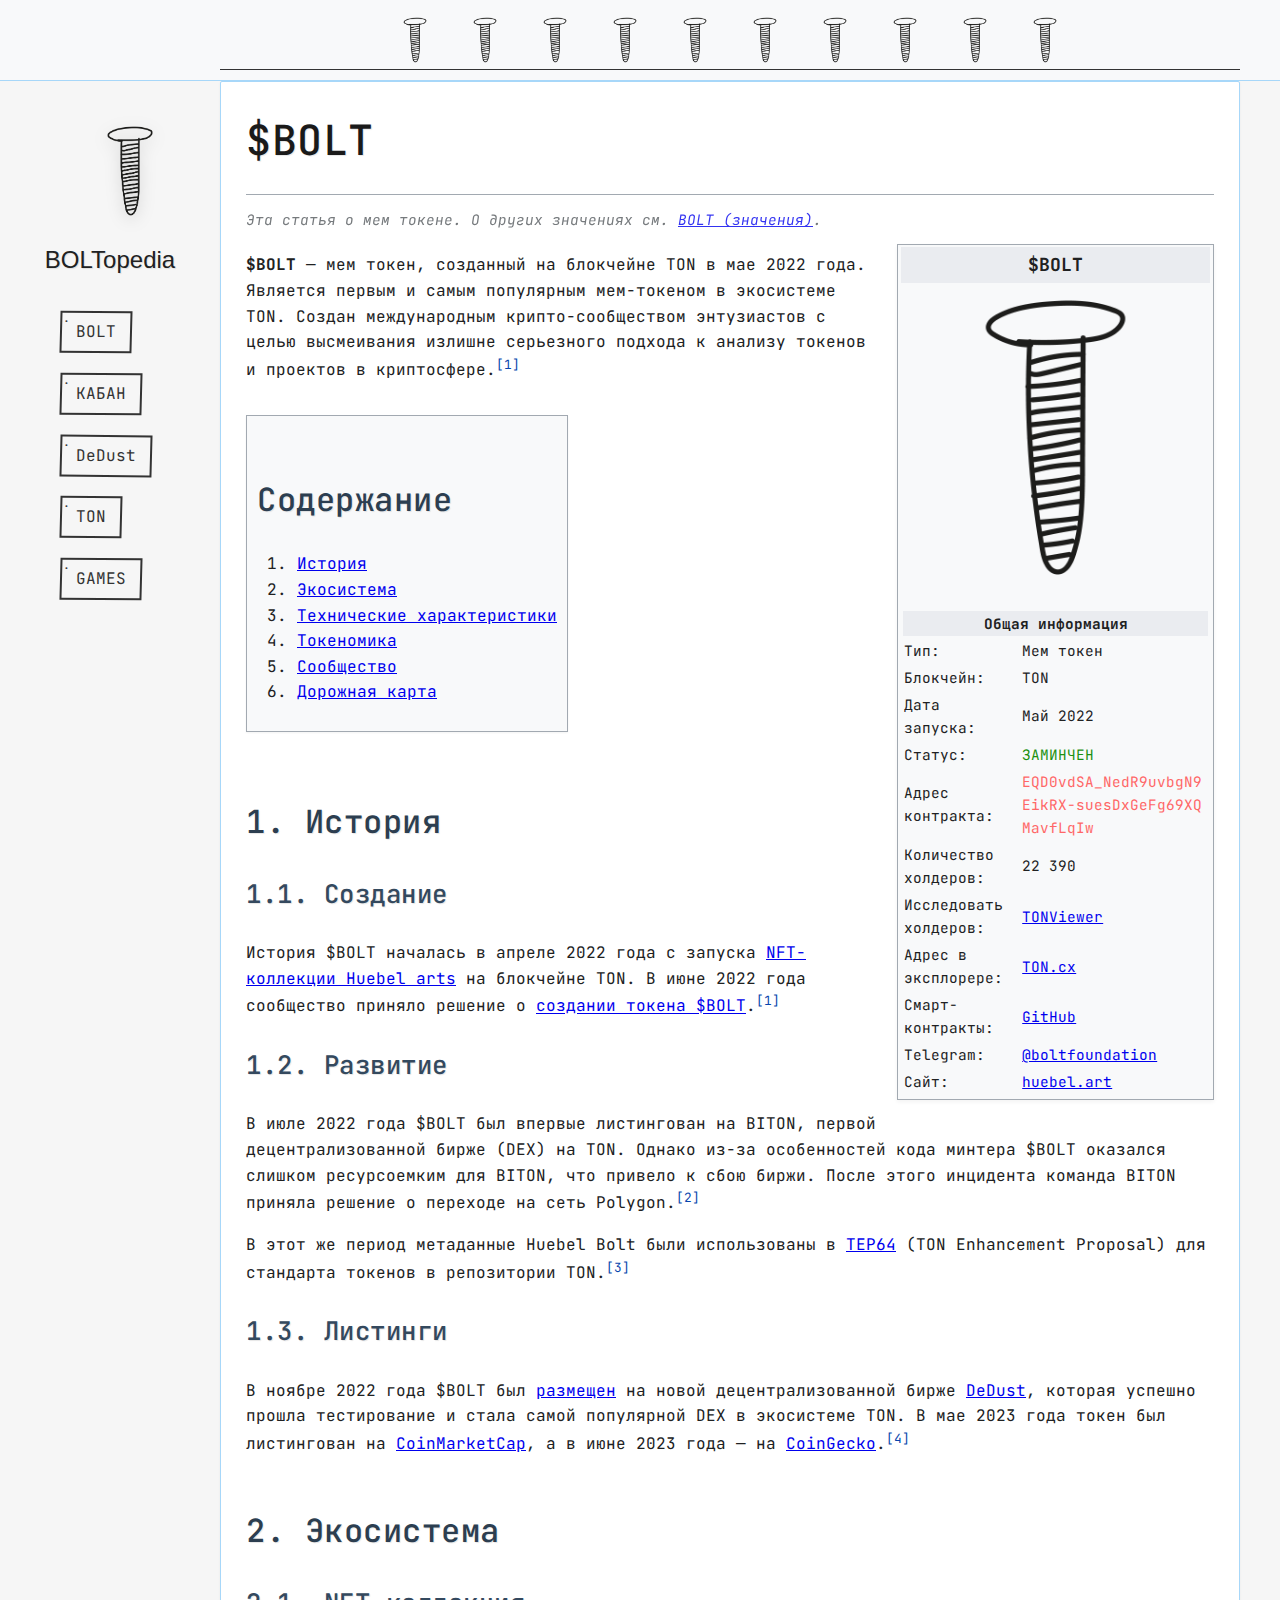
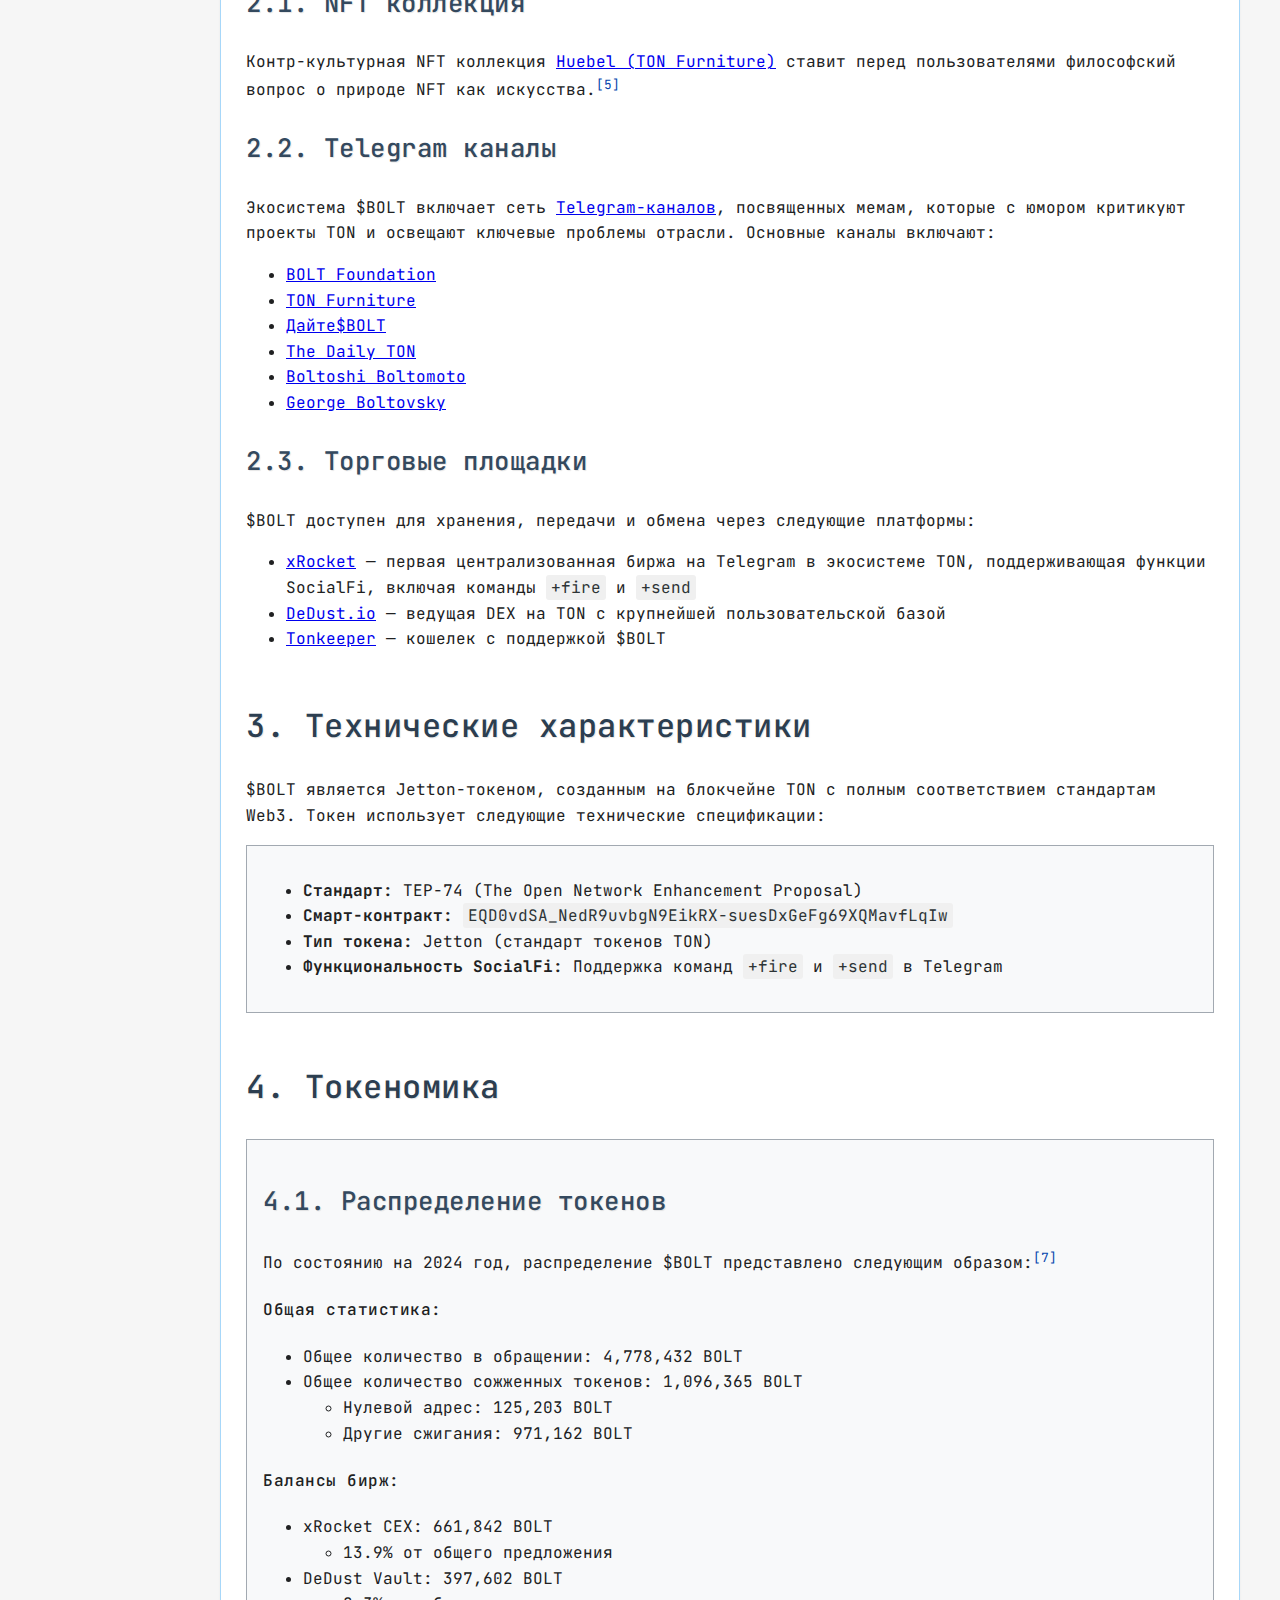
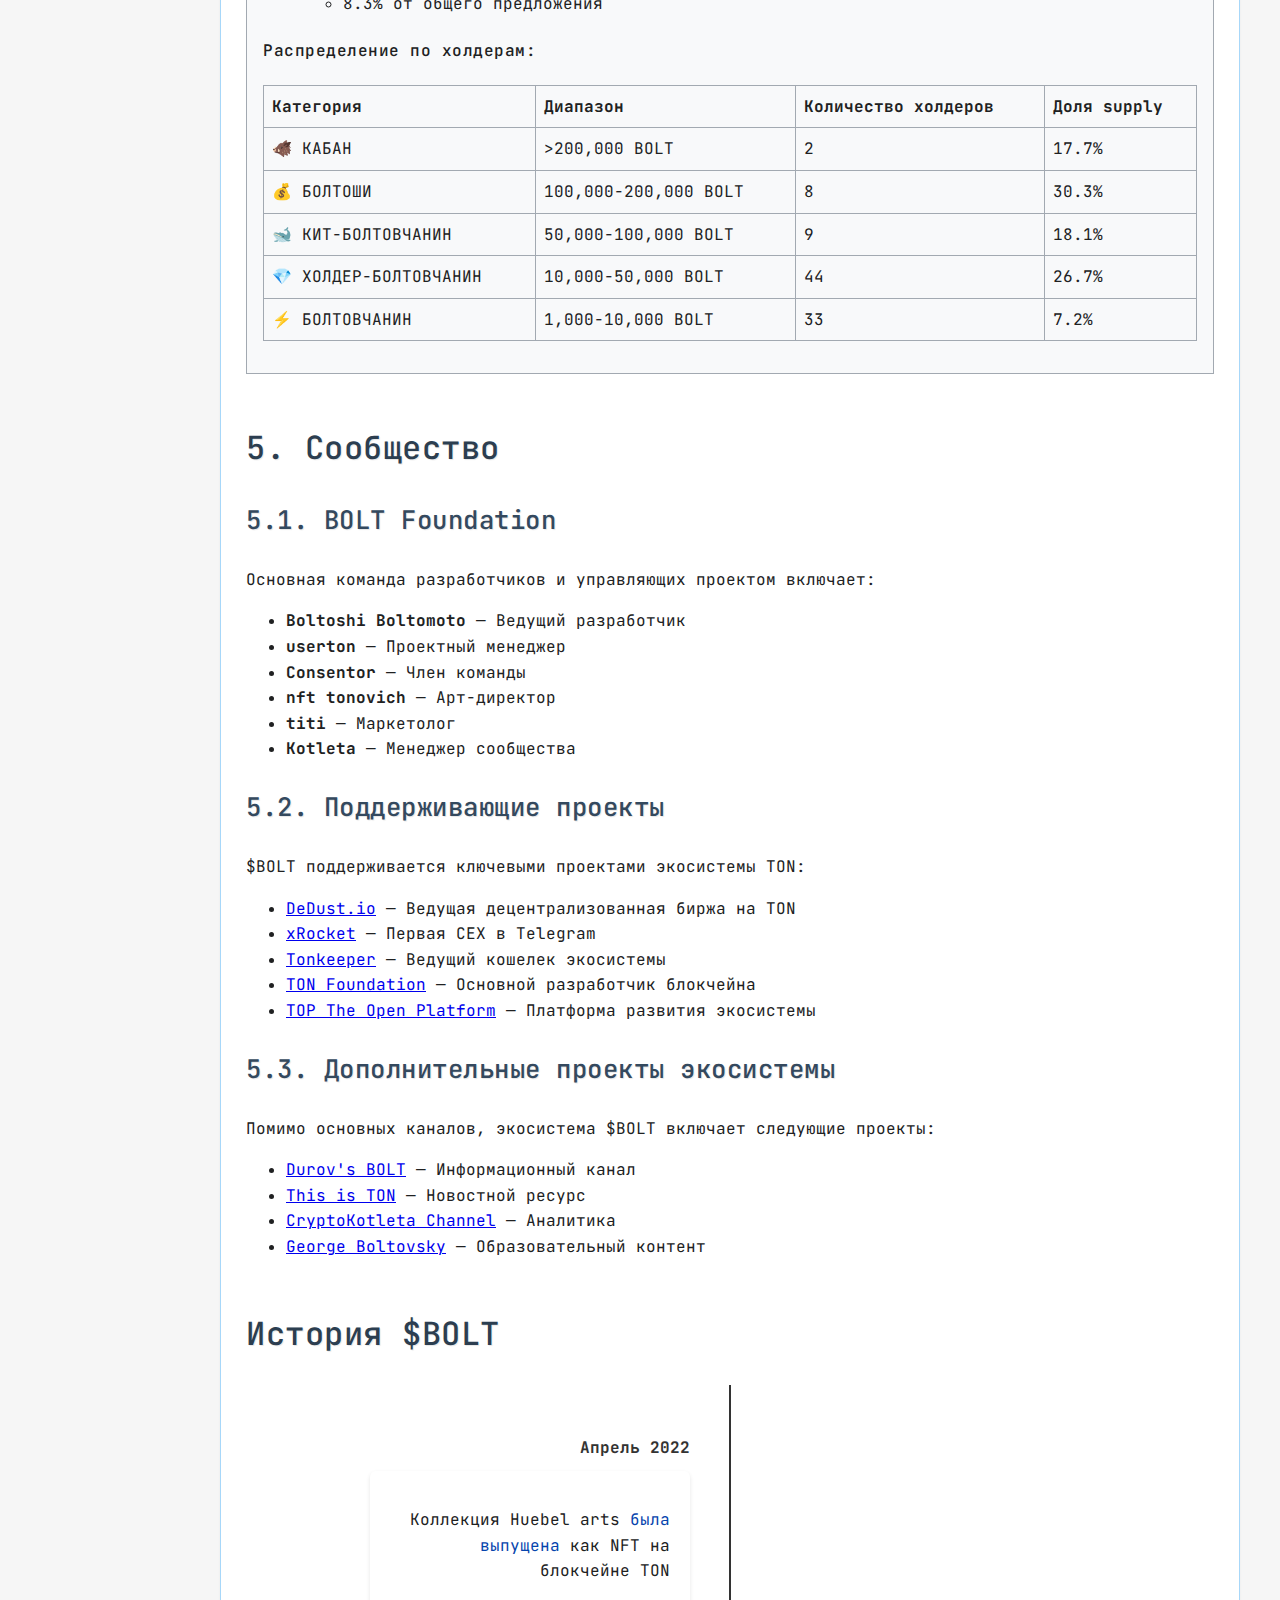
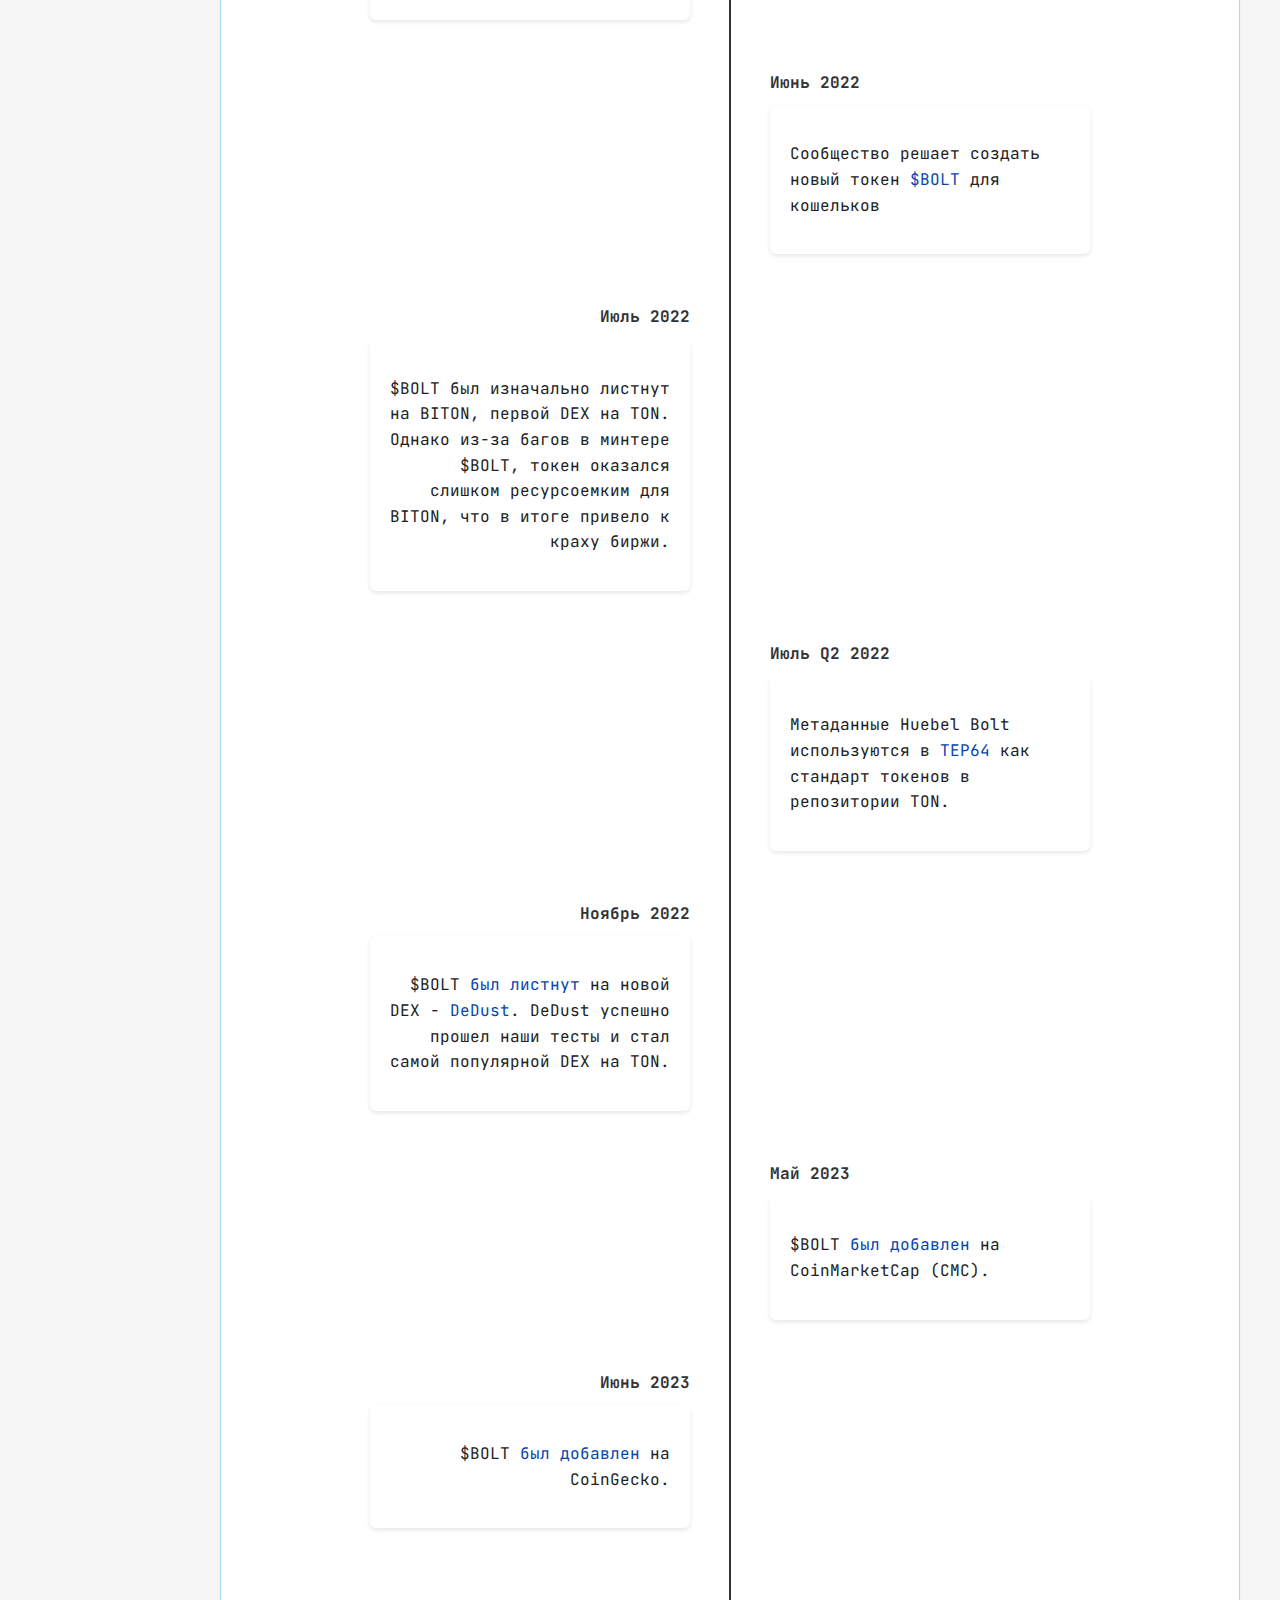
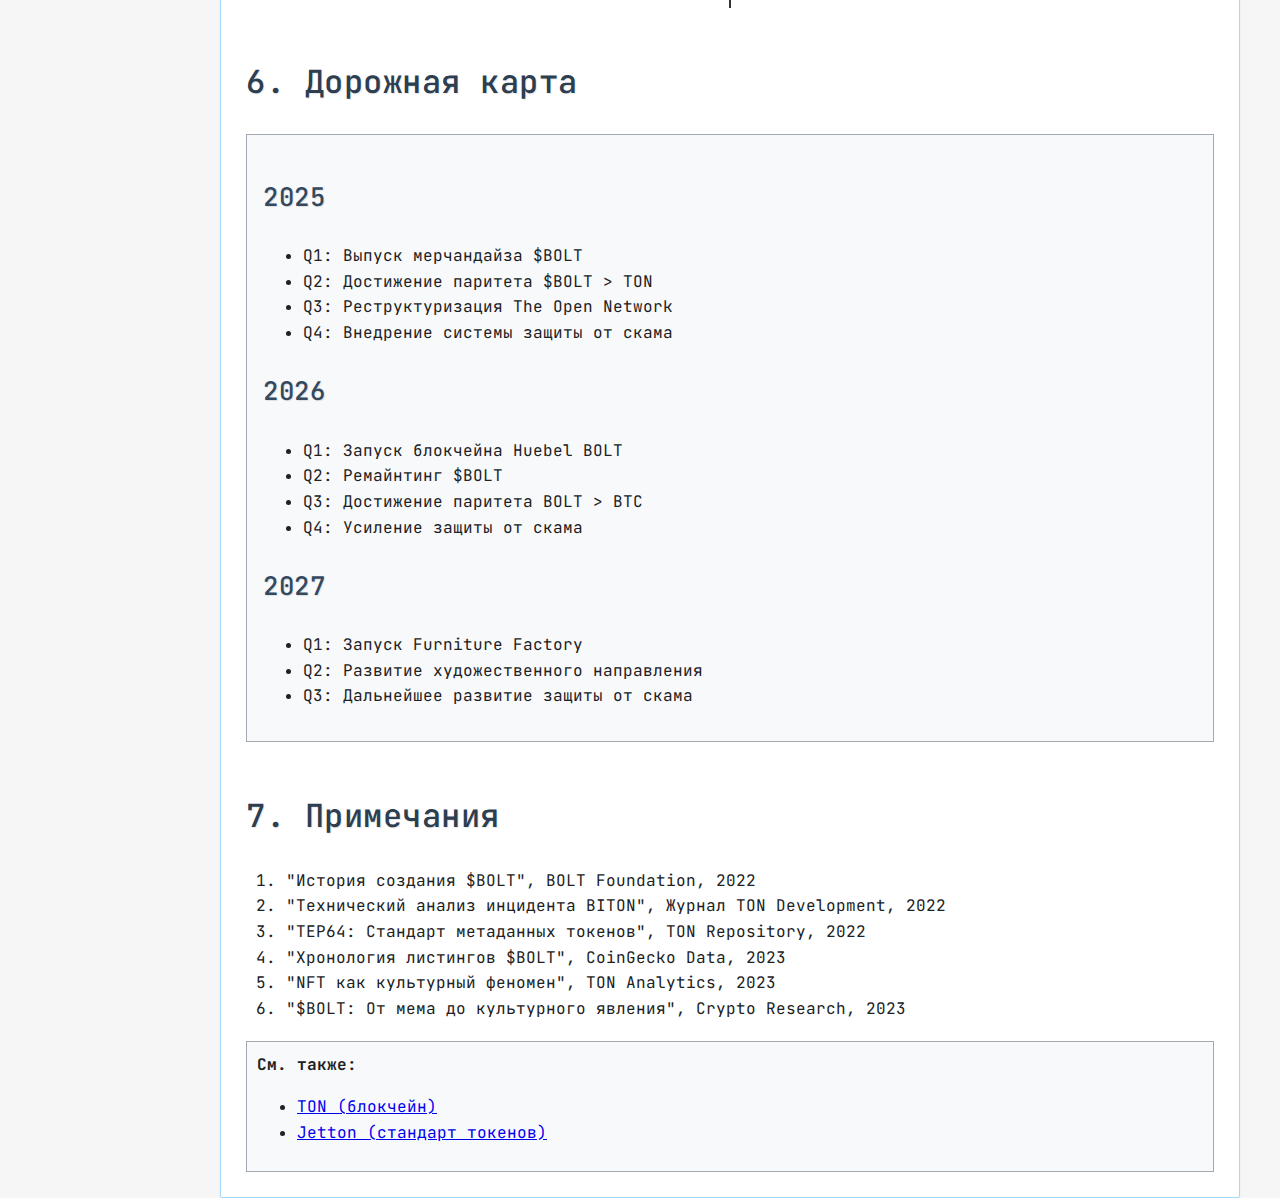
<file: index.html>
<!DOCTYPE html>
<html lang="ru">
<head>
    <meta charset="UTF-8">
    <meta name="viewport" content="width=device-width, initial-scale=1.0">
    <title>$BOLT | Болтопедия</title>
    <link rel="stylesheet" href="styles.css">
    <link href="https://fonts.googleapis.com/css2?family=JetBrains+Mono:wght@300;400;500;600;700&display=swap" rel="stylesheet">
    <style>
        body {
            font-family: 'JetBrains Mono', monospace;
            line-height: 1.6;
            margin: 0;
            padding: 0;
            background-color: #f6f6f6;
            color: #202122;
            overflow-y: auto;
        }

        h1, h2, h3, h4, .article-title h1 {
            font-family: 'JetBrains Mono', monospace;
            font-weight: 500;
            letter-spacing: 0.5px;
        }

        .article-title h1 {
            font-size: 2.6em;
            margin-bottom: 0.5em;
            color: #1a1a1a;
        }

        h2 {
            font-size: 2em;
            margin-top: 1.5em;
            color: #2c3e50;
        }

        h3 {
            font-size: 1.6em;
            color: #34495e;
        }

        .hatnote {
            font-family: 'JetBrains Mono', monospace;
            font-style: italic;
            opacity: 0.8;
        }

        .top-bar {
            position: sticky;
            top: 0;
            z-index: 1000;
            background: #f8f9fa;
            border-bottom: 1px solid #a7d7f9;
            padding: 10px 0;
            font-size: 0.85em;
        }

        .content-wrapper {
            max-width: 1200px;
            margin: 0 auto;
            display: grid;
            grid-template-columns: 160px 1fr;
            gap: 20px;
        }

        .left-sidebar {
            padding: 20px;
        }

        .main-content {
            background: white;
            padding: 25px;
            border: 1px solid #a7d7f9;
            border-radius: 2px;
        }

        .article-title {
            border-bottom: 1px solid #a2a9b1;
            margin-bottom: 0.5em;
        }

        .hatnote {
            color: #54595d;
            padding: 5px 0;
            font-size: 0.9em;
        }

        .infobox {
            float: right;
            margin: 0.5em 0 1em 1em;
            border: 1px solid #a2a9b1;
            padding: 0.2em;
            background-color: #f8f9fa;
            width: 22em;
            font-size: 0.9em;
        }

        .infobox-title {
            text-align: center;
            font-size: 1.25em;
            font-weight: bold;
            background-color: #eaecf0;
            padding: 0.2em;
        }

        .infobox img {
            width: 100%;
            height: auto;
        }

        .toc {
            border: 1px solid #a2a9b1;
            background-color: #f8f9fa;
            padding: 10px;
            display: inline-block;
            margin: 1em 0;
        }

        .reference {
            font-size: 0.8em;
            vertical-align: super;
            color: #0645ad;
        }

        .edit-section {
            font-size: 0.8em;
            margin-left: 1em;
            color: #0645ad;
        }

        blockquote {
            margin: 1em 0;
            padding-left: 1em;
            border-left: 3px solid #c8ccd1;
            color: #54595d;
        }

        .bolt-category {
            color: #ba0000;
            font-weight: bold;
        }

        @keyframes helicopter {
            0% {
                transform: rotate(0deg);
            }
            100% {
                transform: rotate(2160deg);
            }
        }
        
        .bolt-logo img {
            width: 100px;
            height: 100px;
            cursor: pointer;
            transform-origin: center;
        }
        
        .spinning {
            animation: helicopter 1.5s cubic-bezier(0.3, 0, 0.7, 1) forwards;
        }

        code {
            background: #f0f0f0;
            color: #2d3436;
            padding: 2px 5px;
            border-radius: 3px;
            font-family: 'JetBrains Mono', monospace;
        }

        /* Subtle tech effect for headings */
        h1, h2, h3 {
            text-shadow: 1px 1px 1px rgba(0, 0, 0, 0.1);
        }

        /* New navigation styling */
        .nav-links {
            display: flex;
            gap: 12px;
            padding: 8px 0;
        }

        .nav-links a {
            display: inline-block;
            padding: 8px 16px;
            color: #333;
            text-decoration: none;
            font-family: 'JetBrains Mono', monospace;
            position: relative;
            transition: all 0.2s ease;
            border: none;
            background: none;
        }

        /* Hand-drawn border effect */
        .nav-links a::before {
            content: '';
            position: absolute;
            top: 0;
            left: 0;
            right: 0;
            bottom: 0;
            border: 2px solid #333;
            border-radius: 0;
            transform: skew(-1deg) rotate(0.5deg);
            transition: all 0.2s ease;
        }

        /* "Nail" effect in corners */
        .nav-links a::after {
            content: '•';
            position: absolute;
            font-size: 8px;
            color: #333;
            top: 4px;
            left: 4px;
        }

        /* Hover effects */
        .nav-links a:hover::before {
            transform: skew(1deg) rotate(-0.5deg);
            border-color: #000;
        }

        .nav-links a:hover {
            color: #000;
            transform: translateY(-1px);
        }

        /* Left sidebar specific */
        .left-sidebar .nav-links {
            flex-direction: column;
        }

        .left-sidebar .nav-links a {
            margin: 4px 0;
            width: fit-content;
        }

        /* Update all font references */
        body, p, div, span, a {
            font-family: 'JetBrains Mono', monospace;
        }

        .infobox, .toc, .code-block {
            font-family: 'JetBrains Mono', monospace;
        }

        .top-bolt-row {
            display: flex;
            justify-content: center;
            align-items: center;
            position: relative;
            overflow: hidden;
            height: 60px;
            width: 100%;
        }

        .bolt-scroll {
            display: flex;
            gap: 20px;
            justify-content: center;
            width: auto;
            position: static;
        }

        .top-bolt-row img {
            width: 50px;
            height: 50px;
        }

        @keyframes scrollBolts {
            0% {
                transform: translateX(-100%);
            }
            100% {
                transform: translateX(100%);
            }
        }

        .token-info-card {
            background: white;
            border-radius: 12px;
            padding: 25px;
            margin: 20px 0;
            box-shadow: 0 2px 10px rgba(0,0,0,0.1);
        }
        
        .token-info-grid {
            display: grid;
            grid-template-columns: repeat(auto-fit, minmax(300px, 1fr));
            gap: 20px;
            margin-top: 20px;
        }
        
        .token-info-item {
            display: flex;
            flex-direction: column;
            gap: 5px;
        }
        
        .token-info-label {
            font-size: 0.9em;
            color: #666;
            font-weight: 500;
        }
        
        .token-info-value {
            font-size: 1em;
            word-break: break-all;
        }
        
        .token-info-value a {
            color: #007bff;
            text-decoration: none;
        }
        
        .token-info-value a:hover {
            text-decoration: underline;
        }
    </style>
</head>
<body>
    <div class="top-bar">
        <div class="content-wrapper">
            <div></div>
            <div class="top-bolt-row">
                <div class="bolt-scroll">
                    <img src="about-2.png" alt="Bolt" class="bolt">
                    <img src="about-2.png" alt="Bolt" class="bolt">
                    <img src="about-2.png" alt="Bolt" class="bolt">
                    <img src="about-2.png" alt="Bolt" class="bolt">
                    <img src="about-2.png" alt="Bolt" class="bolt">
                    <img src="about-2.png" alt="Bolt" class="bolt">
                    <img src="about-2.png" alt="Bolt" class="bolt">
                    <img src="about-2.png" alt="Bolt" class="bolt">
                    <img src="about-2.png" alt="Bolt" class="bolt">
                    <img src="about-2.png" alt="Bolt" class="bolt">
                </div>
            </div>
        </div>
    </div>

    <div class="content-wrapper">
        <div class="left-sidebar">
            
            <div class="bolt-logo">
                <img src="about-2.png" alt="Болтопедия Logo" class="floating-bolt">
            </div>
            <div class="wiki-header" >BOLTopedia</div>
            <nav class="nav-links">
                <a href="index.html">BOLT</a>
                <a href="introduction.html">КАБАН</a>
                <a href="dedust.html">DeDust</a>
                <a href="ton.html">TON</a>
                <a href="boltgames.html">GAMES</a>
            </nav>
        </div>

        <div class="main-content">
            <div class="article-title">
                <h1>$BOLT</h1>
            </div>
             
        
          
     <div class="price-widget" style="position:-webkit-sticky; right: 0px; top: 0px; z-index: 1000;">
    <gecko-coin-price-chart-widget 
        locale="en" 
        transparent-background="true" 
        outlined="true" 
        coin-id="huebel-bolt" 
        initial-currency="usd">
    </gecko-coin-price-chart-widget>
</div>

    

            <div class="hatnote">
                Эта статья о мем токене. О других значениях см. <a href="https://ru.wikipedia.org/wiki/%D0%91%D0%BE%D0%BB%D1%82_(%D0%B7%D0%BD%D0%B0%D1%87%D0%B5%D0%BD%D0%B8%D1%8F)">BOLT (значения)</a>.
            </div>

            <div class="infobox">
                <div class="infobox-title">$BOLT</div>
                <img src="about-2.png" alt="BOLT Logo" style="width: 100%; margin-bottom: 10px;">
                <table style="width: 100%;">
                    <tr>
                        <th colspan="2" style="text-align: center; background: #eaecf0;">Общая информация</th>
                    </tr>
                    <tr>
                        <td>Тип:</td>
                        <td>Мем токен</td>
                    </tr>
                    <tr>
                        <td>Блокчейн:</td>
                        <td>TON</td>
                    </tr>
                    <tr>
                        <td>Дата запуска:</td>
                        <td>Май 2022</td>
                    </tr>
                    <tr>
                        <td>Статус:</td>
                        <td><span style="color: #1c9111;">ЗАМИНЧЕН</span></td>
                    </tr>
                    <tr>
                        <td>Адрес контракта:</td>
                        <td style="color: rgb(255, 103, 103); word-break: break-all;">EQD0vdSA_NedR9uvbgN9EikRX-suesDxGeFg69XQMavfLqIw</td>
                    </tr>
                    <tr>
                        <td>Количество холдеров:</td>
                        <td>22 390</td>
                    </tr>
                    <tr>
                        <td>Исследовать холдеров:</td>
                        <td><a href="https://tonviewer.com/EQD0vdSA_NedR9uvbgN9EikRX-suesDxGeFg69XQMavfLqIw?section=holders">TONViewer</a></td>
                    </tr>
                    <tr>
                        <td>Адрес в эксплорере:</td>
                        <td><a href="https://ton.cx/address/EQD0vdSA_NedR9uvbgN9EikRX-suesDxGeFg69XQMavfLqIw">TON.cx</a></td>
                    </tr>
                    <tr>
                        <td>Смарт-контракты:</td>
                        <td><a href="https://github.com/hacker-volodya/bolt-token-smc">GitHub</a></td>
                    </tr>
                    <tr>
                        <td>Telegram:</td>
                        <td><a href="http://t.me/boltfoundation">@boltfoundation</a></td>
                    </tr>
                    <tr>
                        <td>Сайт:</td>
                        <td><a href="https://huebel.art">huebel.art</a></td>
                    </tr>
                </table>
            </div>

            <p><strong>$BOLT</strong> — мем токен, созданный на блокчейне TON в мае 2022 года. Является первым и самым популярным мем-токеном в экосистеме TON. Создан международным крипто-сообществом энтузиастов с целью высмеивания излишне серьезного подхода к анализу токенов и проектов в криптосфере.<sup class="reference">[1]</sup></p>

            <div class="toc">
                <h2>Содержание</h2>
                <ol>
                    <li><a href="#history">История</a>
                        
                    </li>
                    <li><a href="#ecosystem">Экосистема</a>
                        
                    </li>
                    <li><a href="#technical">Технические характеристики</a>
                    
                    </li>
                    <li><a href="#tokenomics">Токеномика</a>
                    
                    </li>
                    <li><a href="#community">Сообщество</a></li>
                    <li><a href="#roadmap">Дорожная карта</a></li>
                    
                </ol>
            </div>

            

            <h2 id="history">1. История</h2>

            <h3 id="creation">1.1. Создание</h3>
            <p>История $BOLT началась в апреле 2022 года с запуска <a href="https://t.me/ton_furniture/3" target="_blank">NFT-коллекции Huebel arts</a> на блокчейне TON. В июне 2022 года сообщество приняло решение о <a href="https://t.me/ton_furniture/371" target="_blank">создании токена $BOLT</a>.<sup class="reference">[1]</sup></p>

            <h3 id="development">1.2. Развитие</h3>
            <p>В июле 2022 года $BOLT был впервые листингован на BITON, первой децентрализованной бирже (DEX) на TON. Однако из-за особенностей кода минтера $BOLT оказался слишком ресурсоемким для BITON, что привело к сбою биржи. После этого инцидента команда BITON приняла решение о переходе на сеть Polygon.<sup class="reference">[2]</sup></p>

            <p>В этот же период метаданные Huebel Bolt были использованы в <a href="https://github.com/ton-blockchain/TEPs/blob/master/text/0064-token-data-standard.md" target="_blank">TEP64</a> (TON Enhancement Proposal) для стандарта токенов в репозитории TON.<sup class="reference">[3]</sup></p>

            <h3>1.3. Листинги</h3>
            <p>В ноябре 2022 года $BOLT был <a href="https://t.me/ton_furniture/804" target="_blank">размещен</a> на новой децентрализованной бирже <a href="https://dedust.io" target="_blank">DeDust</a>, которая успешно прошла тестирование и стала самой популярной DEX в экосистеме TON. В мае 2023 года токен был листингован на <a href="https://coinmarketcap.com/currencies/huebel-bolt/" target="_blank">CoinMarketCap</a>, а в июне 2023 года — на <a href="https://www.coingecko.com/en/coins/huebel-bolt" target="_blank">CoinGecko</a>.<sup class="reference">[4]</sup></p>

            <h2 id="ecosystem">2. Экосистема</h2>

            <h3>2.1. NFT коллекция</h3>
            <p>Контр-культурная NFT коллекция <a href="https://getgems.io/collection/EQChyNfRCa7qCOtlRhjTbEi3Ok_IPnMXhlHyLjzqq27QXOaG" target="_blank">Huebel (TON Furniture)</a> ставит перед пользователями философский вопрос о природе NFT как искусства.<sup class="reference">[5]</sup></p>

            <h3>2.2. Telegram каналы</h3>
            <p>Экосистема $BOLT включает сеть <a href="https://t.me/boltfoundation/27" target="_blank">Telegram-каналов</a>, посвященных мемам, которые с юмором критикуют проекты TON и освещают ключевые проблемы отрасли. Основные каналы включают:</p>
            <ul>
                <li><a href="https://t.me/boltfoundation">BOLT Foundation</a></li>
                <li><a href="https://t.me/ton_furniture">TON Furniture</a></li>
                <li><a href="https://daitebolt.t.me">Дайте$BOLT</a></li>
                <li><a href="https://t.me/thedailyton">The Daily TON</a></li>
                <li><a href="https://t.me/boltoshi">Boltoshi Boltomoto</a></li>
                <li><a href="https://t.me/george_boltovsky">George Boltovsky</a></li>
            </ul>

            <h3>2.3. Торговые площадки</h3>
            <p>$BOLT доступен для хранения, передачи и обмена через следующие платформы:</p>
            <ul>
                <li><a href="https://t.me/tonRocketBot">xRocket</a> — первая централизованная биржа на Telegram в экосистеме TON, поддерживающая функции SocialFi, включая команды <code>+fire</code> и <code>+send</code></li>
                <li><a href="https://dedust.io/swap/TON/BOLT">DeDust.io</a> — ведущая DEX на TON с крупнейшей пользовательской базой</li>
                <li><a href="https://tonkeeper.com/">Tonkeeper</a> — кошелек с поддержкой $BOLT</li>
            </ul>

            <h2 id="technical">3. Технические характеристики</h2>
            <p>$BOLT является Jetton-токеном, созданным на блокчейне TON с полным соответствием стандартам Web3. Токен использует следующие технические спецификации:</p>

            <div class="tech-specs" style="margin: 1em 0; padding: 1em; background: #f8f9fa; border: 1px solid #a2a9b1;">
                <ul>
                    <li><b>Стандарт:</b> TEP-74 (The Open Network Enhancement Proposal)</li>
                    <li><b>Смарт-контракт:</b> <code>EQD0vdSA_NedR9uvbgN9EikRX-suesDxGeFg69XQMavfLqIw</code></li>
                    <li><b>Тип токена:</b> Jetton (стандарт токенов TON)</li>
                    <li><b>Функциональность SocialFi:</b> Поддержка команд <code>+fire</code> и <code>+send</code> в Telegram</li>
                </ul>
            </div>

            <h2 id="tokenomics">4. Токеномика</h2>
            <div class="tokenomics-section" style="margin: 1em 0; padding: 1em; background: #f8f9fa; border: 1px solid #a2a9b1;">
                <h3>4.1. Распределение токенов</h3>
                <p>По состоянию на 2024 год, распределение $BOLT представлено следующим образом:<sup class="reference">[7]</sup></p>
                
                <h4>Общая статистика:</h4>
                <ul>
                    <li>Общее количество в обращении: 4,778,432 BOLT </li>
                    <li>Общее количество сожженных токенов: 1,096,365 BOLT 
                        <ul>
                            <li>Нулевой адрес: 125,203 BOLT</li>
                            <li>Другие сжигания: 971,162 BOLT</li>
                        </ul>
                    </li>
                </ul>

                <h4>Балансы бирж:</h4>
                <ul>
                    <li>xRocket CEX: 661,842 BOLT
                        <ul><li>13.9% от общего предложения</li></ul>
                    </li>
                    <li>DeDust Vault: 397,602 BOLT
                        <ul><li>8.3% от общего предложения</li></ul>
                    </li>
                </ul>

                <h4>Распределение по холдерам:</h4>
                <table style="width: 100%; border-collapse: collapse; margin: 1em 0;">
                    <tr>
                        <th style="text-align: left; padding: 8px; border: 1px solid #a2a9b1;">Категория</th>
                        <th style="text-align: left; padding: 8px; border: 1px solid #a2a9b1;">Диапазон</th>
                        <th style="text-align: left; padding: 8px; border: 1px solid #a2a9b1;">Количество холдеров</th>
                        <th style="text-align: left; padding: 8px; border: 1px solid #a2a9b1;">Доля supply</th>
                    </tr>
                    <tr>
                        <td style="padding: 8px; border: 1px solid #a2a9b1;">🐗 КАБАН</td>
                        <td style="padding: 8px; border: 1px solid #a2a9b1;">>200,000 BOLT</td>
                        <td style="padding: 8px; border: 1px solid #a2a9b1;">2</td>
                        <td style="padding: 8px; border: 1px solid #a2a9b1;">17.7%</td>
                    </tr>
                    <tr>
                        <td style="padding: 8px; border: 1px solid #a2a9b1;">💰 БОЛТОШИ</td>
                        <td style="padding: 8px; border: 1px solid #a2a9b1;">100,000-200,000 BOLT</td>
                        <td style="padding: 8px; border: 1px solid #a2a9b1;">8</td>
                        <td style="padding: 8px; border: 1px solid #a2a9b1;">30.3%</td>
                    </tr>
                    <tr>
                        <td style="padding: 8px; border: 1px solid #a2a9b1;">🐋 КИТ-БОЛТОВЧАНИН</td>
                        <td style="padding: 8px; border: 1px solid #a2a9b1;">50,000-100,000 BOLT</td>
                        <td style="padding: 8px; border: 1px solid #a2a9b1;">9</td>
                        <td style="padding: 8px; border: 1px solid #a2a9b1;">18.1%</td>
                    </tr>
                    <tr>
                        <td style="padding: 8px; border: 1px solid #a2a9b1;">💎 ХОЛДЕР-БОЛТОВЧАНИН</td>
                        <td style="padding: 8px; border: 1px solid #a2a9b1;">10,000-50,000 BOLT</td>
                        <td style="padding: 8px; border: 1px solid #a2a9b1;">44</td>
                        <td style="padding: 8px; border: 1px solid #a2a9b1;">26.7%</td>
                    </tr>
                    <tr>
                        <td style="padding: 8px; border: 1px solid #a2a9b1;">⚡️ БОЛТОВЧАНИН</td>
                        <td style="padding: 8px; border: 1px solid #a2a9b1;">1,000-10,000 BOLT</td>
                        <td style="padding: 8px; border: 1px solid #a2a9b1;">33</td>
                        <td style="padding: 8px; border: 1px solid #a2a9b1;">7.2%</td>
                    </tr>
                </table>
            </div>

            <h2 id="community">5. Сообщество</h2>
            <h3>5.1. BOLT Foundation</h3>
            <p>Основная команда разработчиков и управляющих проектом включает:</p>
            <ul>
                <li><b>Boltoshi Boltomoto</b> — Ведущий разработчик</li>
                <li><b>userton</b> — Проектный менеджер</li>
                <li><b>Consentor</b> — Член команды</li>
                <li><b>nft tonovich</b> — Арт-директор</li>
                <li><b>titi</b> — Маркетолог</li>
                <li><b>Kotleta</b> — Менеджер сообщества</li>
            </ul>

            <h3>5.2. Поддерживающие проекты</h3>
            <p>$BOLT поддерживается ключевыми проектами экосистемы TON:</p>
            <ul>
                <li><a href="https://dedust.io">DeDust.io</a> — Ведущая децентрализованная биржа на TON</li>
                <li><a href="https://xrocket.t.me">xRocket</a> — Первая CEX в Telegram</li>
                <li><a href="https://tonkeeper.com/">Tonkeeper</a> — Ведущий кошелек экосистемы</li>
                <li><a href="https://ton.org">TON Foundation</a> — Основной разработчик блокчейна</li>
                <li><a href="https://top.co/">TOP The Open Platform</a> — Платформа развития экосистемы</li>
            </ul>

            <h3>5.3. Дополнительные проекты экосистемы</h3>
            <p>Помимо основных каналов, экосистема $BOLT включает следующие проекты:</p>
            <ul>
                <li><a href="https://t.me/dur_bolt">Durov's BOLT</a> — Информационный канал</li>
                <li><a href="https://t.me/this_is_TON">This is TON</a> — Новостной ресурс</li>
                <li><a href="https://t.me/CryptoKotletaChannel">CryptoKotleta Channel</a> — Аналитика</li>
                <li><a href="https://t.me/george_boltovsky">George Boltovsky</a> — Образовательный контент</li>
            </ul>
 <!-- Add this section before the roadmap section -->
 <section id="history" class="timeline lightskyblue ptb-100">
    <div class="container">
        <div class="row">
            <div class="col-md-12">
                <div class="section-heading text-center pb-65">
                    <h2>История $BOLT</h2>
                    <div class="timeline-container">
                        <!-- April 2022 -->
                        <div class="timeline-item">
                            <div class="timeline-date">Апрель 2022</div>
                            <div class="timeline-content">
                                <p>Коллекция Huebel arts <a href="https://t.me/ton_furniture/3">была выпущена</a> как NFT на блокчейне TON</p>
                            </div>
                        </div>

                        <!-- June 2022 -->
                        <div class="timeline-item">
                            <div class="timeline-date">Июнь 2022</div>
                            <div class="timeline-content">
                                <p>Сообщество решает создать новый токен <a href="https://t.me/ton_furniture/371">$BOLT</a> для кошельков</p>
                            </div>
                        </div>

                        <!-- July 2022 -->
                        <div class="timeline-item">
                            <div class="timeline-date">Июль 2022</div>
                            <div class="timeline-content">
                                <p>$BOLT был изначально листнут на BITON, первой DEX на TON. Однако из-за багов в минтере $BOLT, токен оказался слишком ресурсоемким для BITON, что в итоге привело к краху биржи.</p>
                            </div>
                        </div>

                        <!-- July Q2 2022 -->
                        <div class="timeline-item">
                            <div class="timeline-date">Июль Q2 2022</div>
                            <div class="timeline-content">
                                <p>Метаданные Huebel Bolt используются в <a href="https://github.com/ton-blockchain/TEPs/blob/master/text/0064-token-data-standard.md">TEP64</a> как стандарт токенов в репозитории TON.</p>
                            </div>
                        </div>

                        <!-- November 2022 -->
                        <div class="timeline-item">
                            <div class="timeline-date">Ноябрь 2022</div>
                            <div class="timeline-content">
                                <p>$BOLT <a href="https://t.me/ton_furniture/804">был листнут</a> на новой DEX - <a href="https://dedust.io">DeDust</a>. DeDust успешно прошел наши тесты и стал самой популярной DEX на TON.</p>
                            </div>
                        </div>

                        <!-- May 2023 -->
                        <div class="timeline-item">
                            <div class="timeline-date">Май 2023</div>
                            <div class="timeline-content">
                                <p>$BOLT <a href="https://coinmarketcap.com/currencies/huebel-bolt/">был добавлен</a> на CoinMarketCap (CMC).</p>
                            </div>
                        </div>

                        <!-- June 2023 -->
                        <div class="timeline-item">
                            <div class="timeline-date">Июнь 2023</div>
                            <div class="timeline-content">
                                <p>$BOLT <a href="https://www.coingecko.com/en/coins/huebel-bolt">был добавлен</a> на CoinGecko.</p>
                            </div>
                        </div>
                    </div>
                </div>
            </div>
        </div>
    </div>
</section>
            <h2 id="roadmap">6. Дорожная карта</h2>
            <div class="roadmap-section" style="margin: 1em 0; padding: 1em; background: #f8f9fa; border: 1px solid #a2a9b1;">
                <h3>2025</h3>
                <ul>
                    <li>Q1: Выпуск мерчандайза $BOLT</li>
                    <li>Q2: Достижение паритета $BOLT > TON</li>
                    <li>Q3: Реструктуризация The Open Network</li>
                    <li>Q4: Внедрение системы защиты от скама</li>
                </ul>
                
                <h3>2026</h3>
                <ul>
                    <li>Q1: Запуск блокчейна Huebel BOLT</li>
                    <li>Q2: Ремайнтинг $BOLT</li>
                    <li>Q3: Достижение паритета BOLT > BTC</li>
                    <li>Q4: Усиление защиты от скама</li>
                </ul>
                
                <h3>2027</h3>
                <ul>
                    <li>Q1: Запуск Furniture Factory</li>
                    <li>Q2: Развитие художественного направления</li>
                    <li>Q3: Дальнейшее развитие защиты от скама</li>
                </ul>
            </div>

            <h2 id="references">7. Примечания</h2>
            <ol>
                <li>"История создания $BOLT", BOLT Foundation, 2022</li>
                <li>"Технический анализ инцидента BITON", Журнал TON Development, 2022</li>
                <li>"TEP64: Стандарт метаданных токенов", TON Repository, 2022</li>
                <li>"Хронология листингов $BOLT", CoinGecko Data, 2023</li>
                <li>"NFT как культурный феномен", TON Analytics, 2023</li>
                <li>"$BOLT: От мема до культурного явления", Crypto Research, 2023</li>
            </ol>

            <div style="margin-top: 20px; padding: 10px; background: #f8f9fa; border: 1px solid #a2a9b1;">
                <b>См. также:</b>
                <ul>
                    <li><a href="https://ton.org">TON (блокчейн)</a></li>
                    <li><a href="https://github.com/ton-blockchain/TEPs/blob/master/text/0074-jettons-standard.md">Jetton (стандарт токенов)</a></li>
                    
                </ul>
            </div>

        </div>
    </div>

    <script>
        document.addEventListener('DOMContentLoaded', function() {
            const bolt = document.querySelector('.bolt-logo img');
            
            // Initial animation on page load
            bolt.classList.add('spinning');
            
            // Click handler
            bolt.addEventListener('click', () => {
                if (!bolt.classList.contains('spinning')) {
                    bolt.classList.add('spinning');
                    
                    bolt.addEventListener('animationend', function handler() {
                        bolt.classList.remove('spinning');
                        bolt.removeEventListener('animationend', handler);
                    });
                }
            });
            
            // Remove initial animation class after it completes
            bolt.addEventListener('animationend', function handler() {
                bolt.classList.remove('spinning');
                bolt.removeEventListener('animationend', handler);
            });
        });

        // Updated smooth scroll functionality
        document.querySelectorAll('.toc a').forEach(anchor => {
            anchor.addEventListener('click', function (e) {
                e.preventDefault();
                const targetId = this.getAttribute('href').substring(1);
                const targetElement = document.getElementById(targetId);
                
                if (targetElement) {
                    const headerOffset = 70; // Height of sticky header
                    const elementPosition = window.pageYOffset + targetElement.getBoundingClientRect().top - headerOffset;
                    const scrollDuration = 500;
                    const scrollStep = (elementPosition - window.pageYOffset) / (scrollDuration / 15);
                    
                    const scrollInterval = setInterval(() => {
                        if (Math.abs(elementPosition - window.pageYOffset) > Math.abs(scrollStep)) {
                            window.scrollBy(0, scrollStep);
                        } else {
                            window.scrollTo(0, elementPosition);
                            clearInterval(scrollInterval);
                        }
                    }, 15);
                }
            });
        });
    </script>
    <script src="https://widgets.coingecko.com/gecko-coin-price-chart-widget.js"></script>
    <script>
        document.addEventListener('DOMContentLoaded', function() {
    const bolts = document.querySelectorAll('.bolt-scroll img');
    
    // Initial state - all bolts at top
    bolts.forEach(bolt => {
        bolt.style.transform = 'translateY(0)';
    });

    // Click handler for each bolt
    bolts.forEach(bolt => {
        bolt.addEventListener('click', function() {
            if (!this.classList.contains('hammered-in')) {
                // Hammer down
                this.classList.remove('pulled-out');
                this.classList.add('hammered-in');
                
                // Add shake effect to simulate impact
                setTimeout(() => {
                    const row = document.querySelector('.top-bolt-row');
                    row.style.transform = 'translateX(1px)';
                    setTimeout(() => {
                        row.style.transform = 'translateX(-1px)';
                        setTimeout(() => {
                            row.style.transform = 'translateX(0)';
                        }, 50);
                    }, 50);
                }, 300);
            } else {
                // Pull up
                this.classList.remove('hammered-in');
                this.classList.add('pulled-out');
            }
        });
    });
});
    </script>
    <div class="back-to-top">
        <img src="about-2.png" alt="Back to top">
    </div>
    <script>
        // Back to top functionality
        const backToTop = document.querySelector('.back-to-top');
        
        window.addEventListener('scroll', () => {
            if (window.scrollY > 300) {
                backToTop.classList.add('visible');
            } else {
                backToTop.classList.remove('visible');
            }
        });
        
        backToTop.addEventListener('click', (e) => {
            e.preventDefault();
            const scrollDuration = 500;
            const scrollStep = -window.scrollY / (scrollDuration / 15);
            
            const scrollInterval = setInterval(() => {
                if (window.scrollY !== 0) {
                    window.scrollBy(0, scrollStep);
                } else {
                    clearInterval(scrollInterval);
                }
            }, 15);
        });
    </script>

   
</body>
</html>
</file>
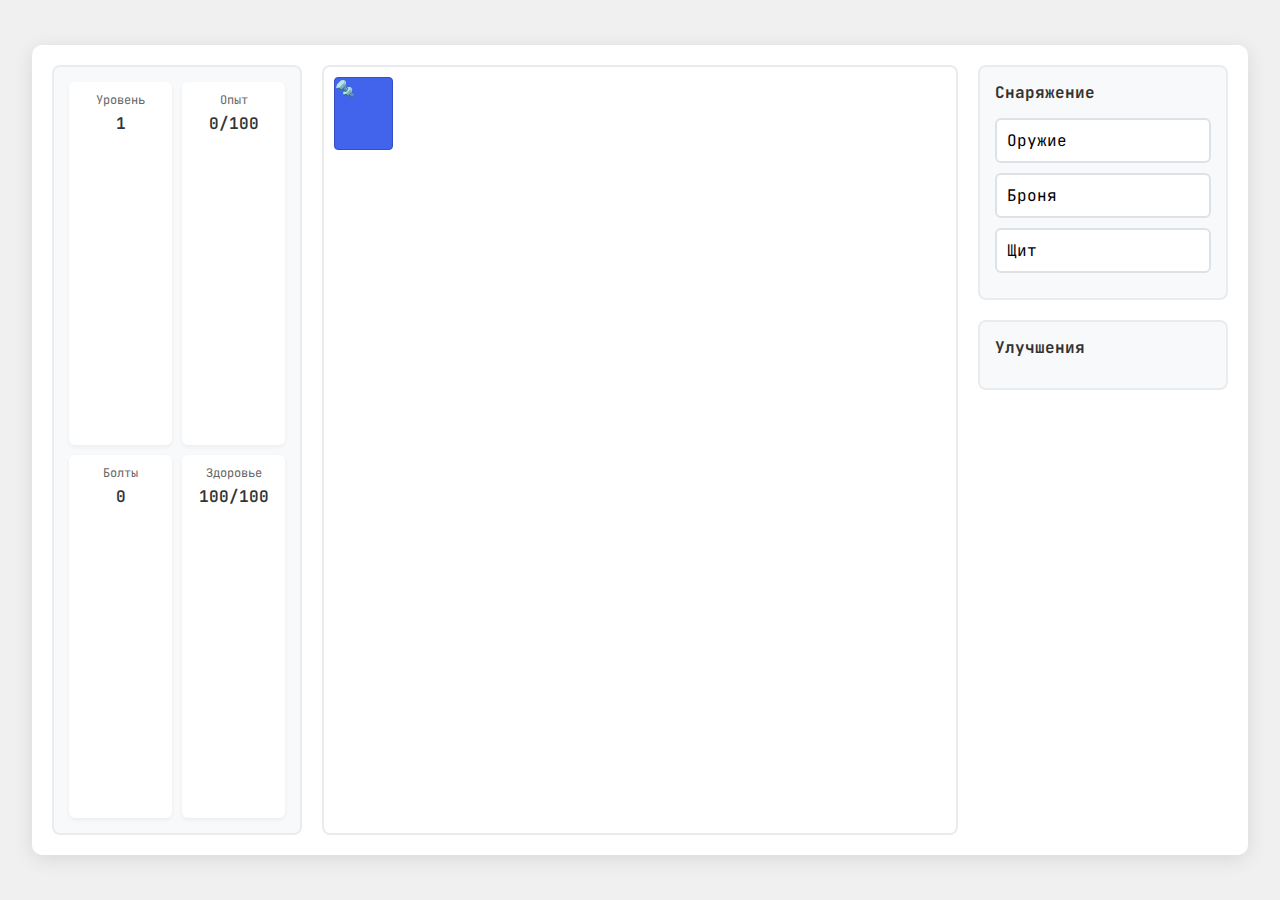
<file: boltfight.html>
<!DOCTYPE html>
<html lang="ru">
<head>
    <meta charset="UTF-8">
    <meta name="viewport" content="width=device-width, initial-scale=1.0">
    <title>BOLT Fight Club</title>
    <link rel="stylesheet" href="boltfight.css">
    <link href="https://fonts.googleapis.com/css2?family=JetBrains+Mono:wght@300;400;500;600;700&display=swap" rel="stylesheet">
</head>
<body>
    <div class="game-container">
        <!-- Character Stats Panel -->
        <div class="stats-panel">
            <div class="stat-box">
                <div class="stat-label">Уровень</div>
                <div class="stat-value" id="level">1</div>
            </div>
            <div class="stat-box">
                <div class="stat-label">Опыт</div>
                <div class="stat-value" id="exp">0/100</div>
            </div>
            <div class="stat-box">
                <div class="stat-label">Болты</div>
                <div class="stat-value" id="bolts">0</div>
            </div>
            <div class="stat-box">
                <div class="stat-label">Здоровье</div>
                <div class="stat-value" id="health">100/100</div>
            </div>
        </div>

        <!-- Game World -->
        <div class="game-world">
            <!-- Map Grid -->
            <div class="map-grid" id="mapGrid"></div>
            
            <!-- Combat Interface (Hidden by default) -->
            <div class="combat-interface" id="combatInterface" style="display: none;">
                <div class="combat-stats">
                    <div class="player-stats">
                        <div class="health-bar">
                            <div class="health-fill" id="playerHealth"></div>
                        </div>
                        <div class="player-name">Вы</div>
                    </div>
                    <div class="enemy-stats">
                        <div class="health-bar">
                            <div class="health-fill" id="enemyHealth"></div>
                        </div>
                        <div class="enemy-name" id="enemyName">Противник</div>
                    </div>
                </div>
                
                <div class="combat-zones">
                    <div class="attack-zones">
                        <div class="zone" data-zone="head">Голова</div>
                        <div class="zone" data-zone="chest">Грудь</div>
                        <div class="zone" data-zone="stomach">Живот</div>
                        <div class="zone" data-zone="waist">Пояс</div>
                        <div class="zone" data-zone="legs">Ноги</div>
                    </div>
                    <div class="block-zones">
                        <div class="zone" data-zone="head">Блок головы</div>
                        <div class="zone" data-zone="chest">Блок груди</div>
                        <div class="zone" data-zone="stomach">Блок живота</div>
                        <div class="zone" data-zone="waist">Блок пояса</div>
                        <div class="zone" data-zone="legs">Блок ног</div>
                    </div>
                </div>
            </div>
        </div>

        <!-- Character Panel -->
        <div class="character-panel">
            <div class="equipment">
                <h3>Снаряжение</h3>
                <div class="equipment-slot" data-slot="weapon">Оружие</div>
                <div class="equipment-slot" data-slot="armor">Броня</div>
                <div class="equipment-slot" data-slot="shield">Щит</div>
            </div>
            <div class="upgrades">
                <h3>Улучшения</h3>
                <div class="upgrade-list" id="upgradeList">
                    <!-- Upgrades will be populated here -->
                </div>
            </div>
        </div>
    </div>

    <script src="boltfight.js"></script>
</body>
</html>
</file>
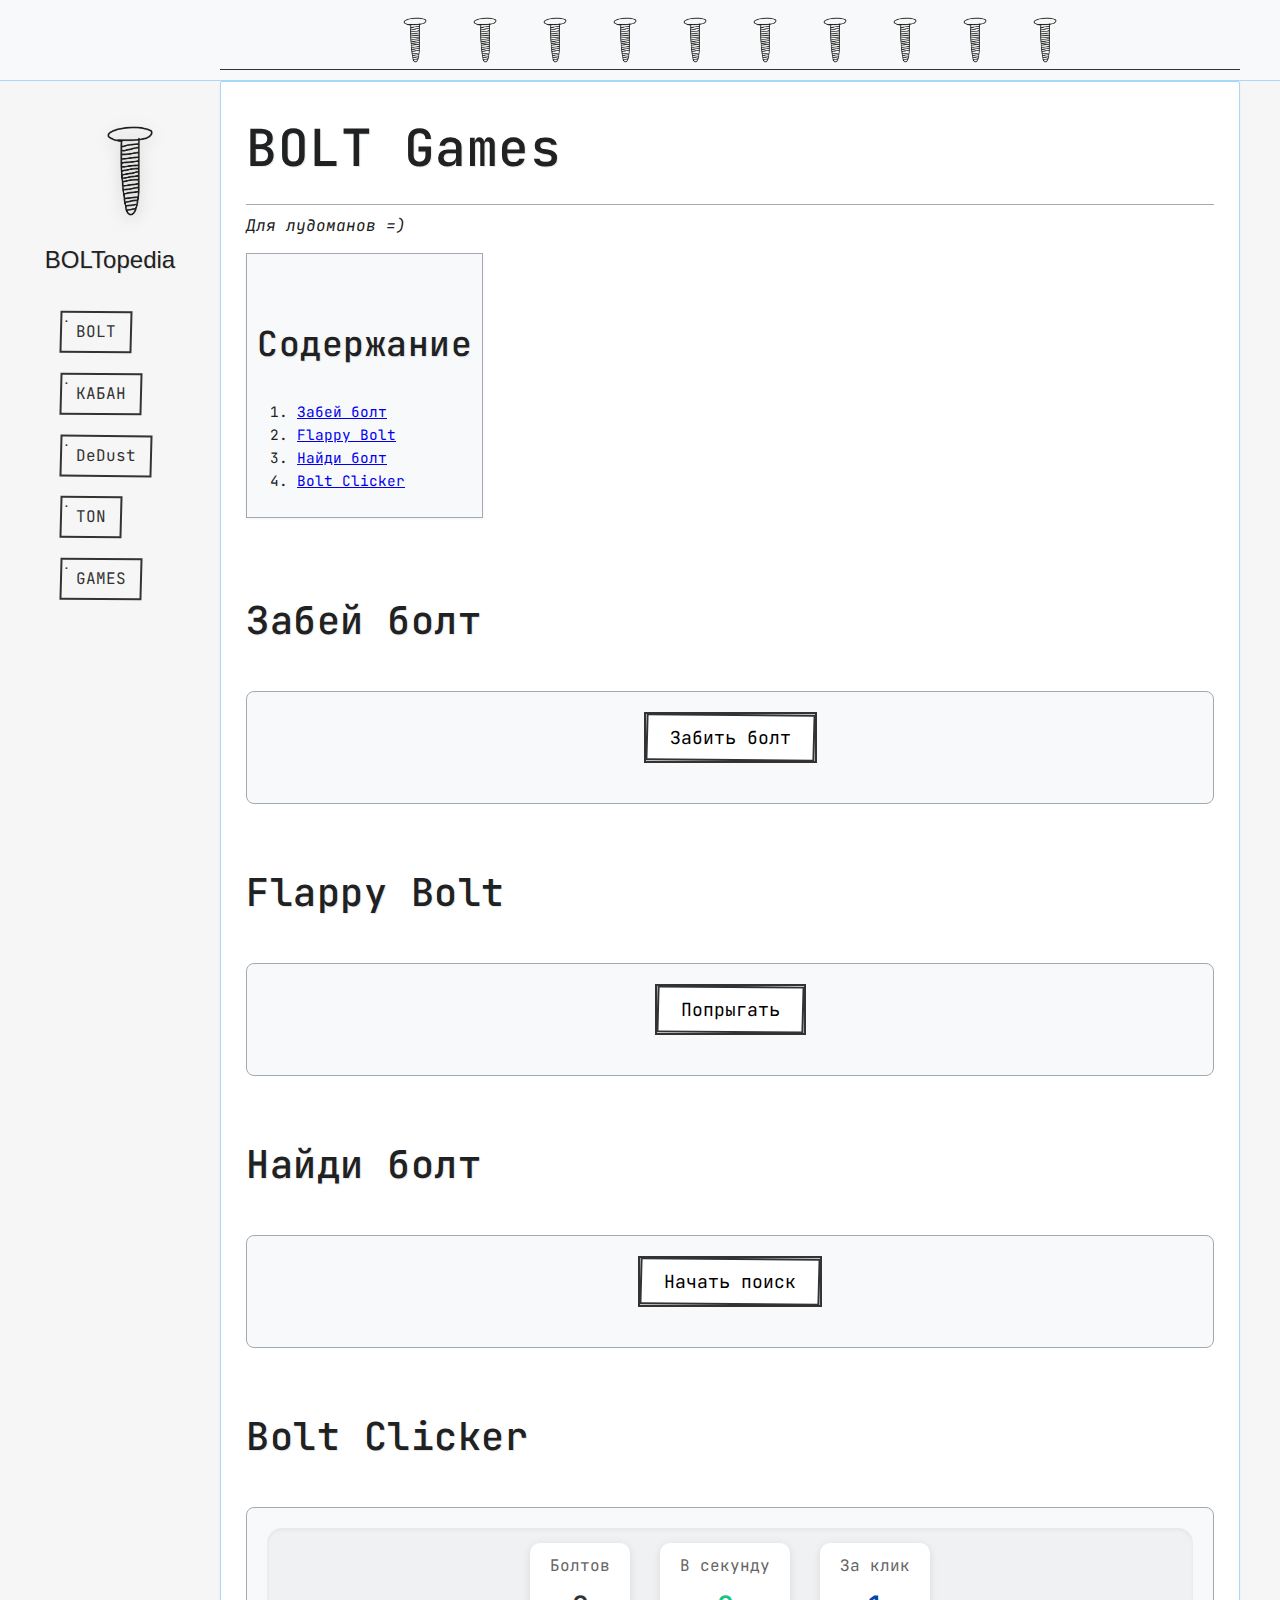
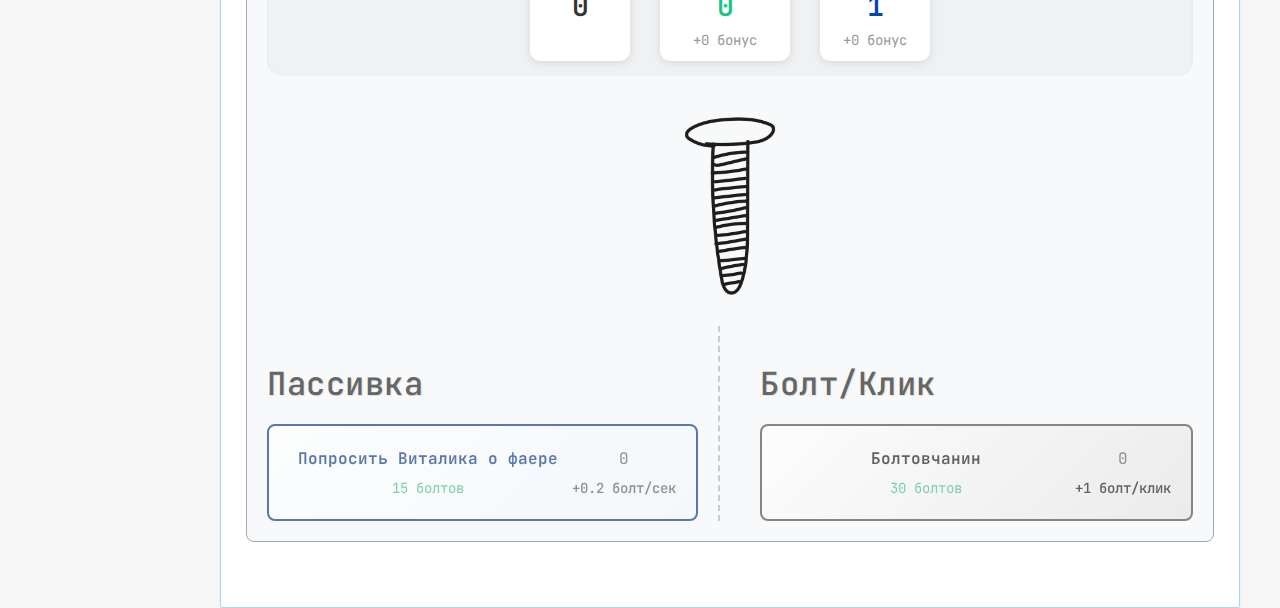
<file: boltgames.html>
<!DOCTYPE html>
<html lang="ru">
<head>
    <meta charset="UTF-8">
    <meta name="viewport" content="width=device-width, initial-scale=1.0, maximum-scale=1.0, user-scalable=no">
    <title>The Open Network | Болтопедия</title>
    <link rel="stylesheet" href="styles.css">
    <link href="https://fonts.googleapis.com/css2?family=JetBrains+Mono:wght@300;400;500;600;700&display=swap" rel="stylesheet">
    <style>
        /* Base fonts */
        body, p, div, span, a, li, td {
            font-family: 'JetBrains Mono', monospace;
        }

        h1, h2, h3, h4, .article-title h1 {
            font-family: 'JetBrains Mono', monospace;
            font-weight: 500;
            letter-spacing: 0.5px;
        }

        /* Navigation styling */
        .nav-links {
            display: flex;
            gap: 12px;
            padding: 8px 0;
        }

        .nav-links a {
            display: inline-block;
            padding: 8px 16px;
            color: #333;
            text-decoration: none;
            position: relative;
            transition: all 0.2s ease;
            border: none;
            background: none;
        }

        /* Hand-drawn border effect */
        .nav-links a::before {
            content: '';
            position: absolute;
            top: 0;
            left: 0;
            right: 0;
            bottom: 0;
            border: 2px solid #333;
            border-radius: 0;
            transform: skew(-1deg) rotate(0.5deg);
            transition: all 0.2s ease;
        }

        /* "Nail" effect in corners */
        .nav-links a::after {
            content: '•';
            position: absolute;
            font-size: 8px;
            color: #333;
            top: 4px;
            left: 4px;
        }

        .nav-links a:hover {
            color: #000;
            transform: translateY(-1px);
        }

        .nav-links a:hover::before {
            transform: skew(1deg) rotate(-0.5deg);
            border-color: #000;
        }

        /* Left sidebar specific */
        .left-sidebar .nav-links {
            flex-direction: column;
        }

        .left-sidebar .nav-links a {
            margin: 4px 0;
            width: fit-content;
        }

        /* Special elements */
        .infobox, .toc {
            font-family: 'JetBrains Mono', monospace;
            font-size: 0.9em;
        }

        .code-block, code {
            font-family: 'JetBrains Mono', monospace;
            background: #f0f0f0;
            padding: 2px 5px;
            border-radius: 3px;
        }

        /* Heading effects */
        h1, h2, h3 {
            text-shadow: 1px 1px 1px rgba(0, 0, 0, 0.1);
        }

        /* Table styles */
        table {
            font-family: 'JetBrains Mono', monospace;
            font-size: 0.9em;
        }

        body {
            line-height: 1.6;
            margin: 0;
            padding: 0;
            background-color: #f6f6f6;
            color: #202122;
            overflow-y: auto;
        }

        .article-title h1 {
            font-size: 3.2em;
            margin-bottom: 0.3em;
        }

        h2 {
            font-size: 2.4em;
            margin-top: 1.5em;
        }

        h3 {
            font-size: 2em;
            color: #2c3e50;
        }

        .hatnote {
            font-style: italic;
        }

        .top-bar {
            position: sticky;
            top: 0;
            z-index: 1000;
            background: #f8f9fa;
            border-bottom: 1px solid #a7d7f9;
            padding: 10px 0;
            font-size: 0.85em;
        }

        .content-wrapper {
            max-width: 1200px;
            margin: 0 auto;
            display: grid;
            grid-template-columns: 160px 1fr;
            gap: 20px;
        }

        .left-sidebar {
            padding: 20px;
        }

        .main-content {
            background: white;
            padding: 25px;
            border: 1px solid #a7d7f9;
            border-radius: 2px;
        }

        .article-title {
            border-bottom: 1px solid #a2a9b1;
            margin-bottom: 0.5em;
        }

        .infobox {
            float: right;
            margin: 0.5em 0 1em 1em;
            border: 1px solid #a2a9b1;
            padding: 0.2em;
            background-color: #f8f9fa;
            width: 22em;
        }

        .infobox-title {
            text-align: center;
            font-size: 1.25em;
            font-weight: bold;
            background-color: #eaecf0;
            padding: 0.2em;
        }

        .infobox img {
            width: 100%;
            height: auto;
        }

        .toc {
            border: 1px solid #a2a9b1;
            background-color: #f8f9fa;
            padding: 10px;
            display: inline-block;
            margin: 1em 0;
        }

        .reference {
            font-size: 0.8em;
            vertical-align: super;
            color: #0645ad;
        }

        .edit-section {
            font-size: 0.8em;
            margin-left: 1em;
            color: #0645ad;
        }

        blockquote {
            margin: 1em 0;
            padding-left: 1em;
            border-left: 3px solid #c8ccd1;
            color: #54595d;
        }

        .bolt-category {
            color: #ba0000;
            font-weight: bold;
        }

        @keyframes helicopter {
            0% {
                transform: rotate(0deg);
            }
            100% {
                transform: rotate(2160deg);
            }
        }
        
        .bolt-logo img {
            width: 100px;
            height: 100px;
            cursor: pointer;
            transform-origin: center;
        }
        
        .spinning {
            animation: helicopter 1.5s cubic-bezier(0.3, 0, 0.7, 1) forwards;
        }

        /* Back to top button */
        .back-to-top {
            position: fixed;
            bottom: 30px;
            right: 30px;
            z-index: 1000;
            opacity: 0;
            visibility: hidden;
            transition: all 0.3s ease;
            cursor: pointer;
            transform: scale(0.9);
        }

        .back-to-top.visible {
            opacity: 1;
            visibility: visible;
            transform: scale(1);
        }

        .back-to-top img {
            width: 40px;
            height: 40px;
            filter: drop-shadow(0 2px 5px rgba(0, 0, 0, 0.2));
            transition: all 0.3s cubic-bezier(0.4, 0, 0.2, 1);
        }

        .back-to-top:hover img {
            transform: translateY(-5px) rotate(-10deg);
        }

        .top-bolt-row {
            display: flex;
            justify-content: center;
            align-items: center;
            position: relative;
            overflow: hidden;
            height: 60px;
            width: 100%;
        }

        .bolt-scroll {
            display: flex;
            gap: 20px;
            justify-content: center;
            width: auto;
            animation: none;
            position: static;
        }

        .top-bolt-row img {
            width: 50px;
            height: 50px;
        }

        .hammered-in {
            transform: translateY(20px);
            transition: transform 0.3s cubic-bezier(0.4, 0, 0.2, 1);
        }
        
        .pulled-out {
            transform: translateY(0);
            transition: transform 0.3s cubic-bezier(0.4, 0, 0.2, 1);
        }
        
        .game-button::before {
            content: '';
            position: absolute;
            top: 0;
            left: 0;
            right: 0;
            bottom: 0;
            border: 2px solid #333;
            transform: skew(-1deg) rotate(0.5deg);
        }
        
        .game-button:hover {
            transform: translateY(-2px);
        }

        @keyframes scoreFloat {
            0% { transform: translateY(0); opacity: 1; }
            100% { transform: translateY(-50px); opacity: 0; }
        }
        
        @keyframes shake {
            10%, 90% { transform: translate3d(-1px, 0, 0); }
            20%, 80% { transform: translate3d(2px, 0, 0); }
            30%, 50%, 70% { transform: translate3d(-4px, 0, 0); }
            40%, 60% { transform: translate3d(4px, 0, 0); }
        }
        
        @keyframes fadeOut {
            0% { opacity: 1; transform: translateX(-50%) scale(1.2); }
            100% { opacity: 0; transform: translateX(-50%) scale(1); }
        }

        @keyframes explode {
            0% {
                transform: scale(0.5);
                opacity: 1;
            }
            100% {
                transform: scale(1.5);
                opacity: 0;
            }
        }

        .upgrade-item {
            background: white;
            border: 2px solid #333;
            border-radius: 8px;
            padding: 15px;
            cursor: pointer;
            transition: all 0.2s ease;
        }
        
        .upgrade-item:hover {
            transform: translateY(-2px);
            box-shadow: 0 4px 8px rgba(0,0,0,0.1);
        }
        
        .upgrade-content {
            display: grid;
            grid-template-columns: 1fr auto;
            gap: 5px;
        }
        
        .upgrade-name {
            font-weight: bold;
            grid-column: 1;
        }
        
        .upgrade-count {
            grid-column: 2;
            color: #666;
        }
        
        .upgrade-cost {
            grid-column: 1;
            color: #16c784;
        }
        
        .upgrade-bps {
            grid-column: 2;
            color: #666;
        }
        
        .floating-bolt {
            position: absolute;
            pointer-events: none;
            animation: float-up 1s ease-out forwards;
            opacity: 0;
        }
        
        @keyframes float-up {
            0% {
                transform: translate(-50%, -50%) scale(0.5);
                opacity: 1;
            }
            100% {
                transform: translate(-50%, -150%) scale(1);
                opacity: 0;
            }
        }
        
        .disabled {
            opacity: 0.5;
            cursor: not-allowed;
        }

        @keyframes boltWiggle {
            0%, 100% { transform: rotate(0deg) scale(1); }
            25% { transform: rotate(-5deg) scale(1.1); }
            75% { transform: rotate(5deg) scale(1.1); }
        }
        
        @keyframes boltPulse {
            0%, 100% { transform: scale(1); }
            50% { transform: scale(1.15); }
        }
        
        @keyframes boltBounce {
            0%, 100% { transform: translateY(0) scale(1); }
            50% { transform: translateY(-10px) scale(1.1); }
        }
        
        @keyframes boltShake {
            0%, 100% { transform: translateX(0); }
            25% { transform: translateX(-5px); }
            75% { transform: translateX(5px); }
        }

        #click-area {
            user-select: none;
            -webkit-user-select: none;
            -moz-user-select: none;
            -ms-user-select: none;
        }

        @media screen and (max-width: 768px) {
            .upgrades-section {
                grid-template-columns: 1fr !important;
                gap: 30px !important;
            }
            
            .upgrades-section > div {
                border: none !important;
                padding: 0 !important;
            }
            
            .upgrades-section > div:first-child {
                border-bottom: 2px dashed #ccc !important;
                padding-bottom: 20px !important;
            }
        }

        .bolt-clicker-stats {
            display: flex;
            justify-content: center;
            gap: 30px;
            margin-bottom: 30px;
            padding: 15px;
            background: rgba(0,0,0,0.03);
            border-radius: 15px;
            box-shadow: inset 0 2px 4px rgba(0,0,0,0.05);
        }

        .stat-box {
            text-align: center;
            padding: 10px 20px;
            background: white;
            border-radius: 10px;
            box-shadow: 0 2px 8px rgba(0,0,0,0.1);
        }

        .upgrade-item {
            transition: all 0.3s cubic-bezier(0.4, 0, 0.2, 1);
            position: relative;
            overflow: hidden;
        }
        
        .upgrade-item:hover:not(.disabled) {
            transform: translateY(-2px) scale(1.02);
            box-shadow: 0 8px 16px rgba(0,0,0,0.1);
        }
        
        .upgrade-item::before {
            content: '';
            position: absolute;
            top: 0;
            left: 0;
            right: 0;
            bottom: 0;
            background: linear-gradient(45deg, transparent, rgba(255,255,255,0.1), transparent);
            transform: translateX(-100%);
            transition: transform 0.6s;
        }
        
        .upgrade-item:hover::before {
            transform: translateX(100%);
        }
        
        .upgrade-item.disabled {
            opacity: 0.7;
            filter: grayscale(30%);
        }
        
        .upgrade-content {
            padding: 5px;
        }
        
        .upgrade-name {
            font-size: 16px;
            font-weight: 600;
        }
        
        .upgrade-cost {
            font-size: 14px;
            opacity: 0.9;
        }
        
        .upgrade-bps, .upgrade-power {
            font-size: 14px;
            font-weight: 500;
        }
    </style>
</head>
<body>
    <div class="top-bar">
        <div class="content-wrapper">
            <div></div>
            <div class="top-bolt-row">
                <div class="bolt-scroll">
                    <img src="about-2.png" alt="Bolt" class="bolt">
                    <img src="about-2.png" alt="Bolt" class="bolt">
                    <img src="about-2.png" alt="Bolt" class="bolt">
                    <img src="about-2.png" alt="Bolt" class="bolt">
                    <img src="about-2.png" alt="Bolt" class="bolt">
                    <img src="about-2.png" alt="Bolt" class="bolt">
                    <img src="about-2.png" alt="Bolt" class="bolt">
                    <img src="about-2.png" alt="Bolt" class="bolt">
                    <img src="about-2.png" alt="Bolt" class="bolt">
                    <img src="about-2.png" alt="Bolt" class="bolt">
                </div>
            </div>
        </div>
    </div>

    <div class="content-wrapper">
        <div class="left-sidebar">
            <div class="bolt-logo">
                <img src="about-2.png" alt="Болтопедия Logo">
            </div>
            <div class="wiki-header">BOLTopedia</div>
            <nav class="nav-links">
                <a href="index.html">BOLT</a>
                <a href="introduction.html">КАБАН</a>
                <a href="dedust.html">DeDust</a>
                <a href="ton.html">TON</a>
                <a href="boltgames.html">GAMES</a>
            </nav>
        </div>

        <div class="main-content">
            <div class="article-title">
                <h1>BOLT Games</h1>
            </div>
            
            <div class="hatnote">
                Для лудоманов =)
            </div>

            <div class="toc">
                <h2>Содержание</h2>
                <ol>
                    <li><a href="#zabei-bolt">Забей болт</a></li>
                    <li><a href="#flappy-bolt">Flappy Bolt</a></li>
                    <li><a href="#find-bolt">Найди болт</a></li>
                    <li><a href="#bolt-clicker">Bolt Clicker</a></li>
                        </ol>
            </div>

            <h2 id="zabei-bolt">Забей болт</h2>
            <div class="game-container" style="text-align: center; margin: 40px 0; padding: 20px; background: #f8f9fa; border: 1px solid #a2a9b1; border-radius: 8px;">
                <div id="game-start" style="margin-bottom: 20px;">
                    <button id="start-game" class="game-button" style="padding: 12px 24px; font-size: 18px; font-family: 'JetBrains Mono', monospace; cursor: pointer; background: #fff; border: 2px solid #333; position: relative;">
                        Забить болт
                    </button>
                </div>
               
                <div id="game-area" style="display: none;">
                    <div class="bolt-counter" style="font-size: 24px; margin-bottom: 20px;">
                        Болт забит: <span id="click-bolt-count">0</span> раз
            </div>
                 <!-- place a spacer here -->
                 <div style="height: 33px;"></div>
                    <div class="game-bolt-row" style="display: flex; justify-content: center; align-items: center; position: relative; height: 100px;">
                        <div style="position: relative; width: 200px; height: 100px;">
                            
                            <div class="game-bolt" style="cursor: pointer; position: absolute; top: 0%; left: 50%; transform: translate(-50%, -50%);">
                               
                                <img src="about-2.png" alt="Game Bolt" 
                                style="width: 80px; height: 80px; position: relative; z-index: 1;">
            </div>
                            <img src="majestic-tree-stump-natures-timeless-beauty.png" alt="Tree Stump" 
                                style="width: 100%; height: 100%; object-fit: cover; position: absolute; top: 17.5px; left: 0;">
        </div>
    </div>
        </div>
    </div>

            <script>
                document.addEventListener('DOMContentLoaded', function() {
                    const startButton = document.getElementById('start-game');
                    const gameArea = document.getElementById('game-area');
                    const gameBolt = document.querySelector('.game-bolt img');
                    const boltCounter = document.getElementById('click-bolt-count');
                    let count = 0;

                    startButton.addEventListener('click', function() {
                        startButton.parentElement.style.display = 'none';
                        gameArea.style.display = 'block';
                    });

                    gameBolt.addEventListener('click', function() {
                        if (!this.classList.contains('hammered-in')) {
                            // Hammer down
                            this.classList.remove('pulled-out');
                            this.style.animation = 'hammerIn 0.4s cubic-bezier(0.34, 1.56, 0.64, 1) forwards';
                            count++;
                            boltCounter.textContent = count;

                            // Add shake effect
                            const gameContainer = document.querySelector('.game-bolt-row');
                            gameContainer.style.transform = 'translateX(1px)';
                            setTimeout(() => {
                                gameContainer.style.transform = 'translateX(-1px)';
                                setTimeout(() => {
                                    gameContainer.style.transform = 'translateX(0)';
                                }, 50);
                            }, 50);
                        } else {
                            // Pull up with the complex animation
                            this.style.animation = 'pullOut 0.7s cubic-bezier(0.34, 1.56, 0.64, 1) forwards';
                        }
                        this.classList.toggle('hammered-in');
                    });
                });
            </script>

    <script>
        document.addEventListener('DOMContentLoaded', function() {
            const bolt = document.querySelector('.bolt-logo img');
            
            // Initial animation on page load
            bolt.classList.add('spinning');
            
            // Click handler
            bolt.addEventListener('click', () => {
                if (!bolt.classList.contains('spinning')) {
                    bolt.classList.add('spinning');
                    
                    bolt.addEventListener('animationend', function handler() {
                        bolt.classList.remove('spinning');
                        bolt.removeEventListener('animationend', handler);
                    });
                }
            });
            
            // Remove initial animation class after it completes
            bolt.addEventListener('animationend', function handler() {
                bolt.classList.remove('spinning');
                bolt.removeEventListener('animationend', handler);
            });
        });

        // Back to top functionality
        const backToTop = document.querySelector('.back-to-top');
        
        window.addEventListener('scroll', () => {
            if (window.scrollY > 300) {
                backToTop.classList.add('visible');
            } else {
                backToTop.classList.remove('visible');
            }
        });
        
        backToTop.addEventListener('click', (e) => {
            e.preventDefault();
            const scrollDuration = 500; // Faster duration (500ms instead of 800ms)
            const scrollStep = -window.scrollY / (scrollDuration / 15);
            
            const scrollInterval = setInterval(() => {
                if (window.scrollY !== 0) {
                    window.scrollBy(0, scrollStep);
                } else {
                    clearInterval(scrollInterval);
                }
            }, 15);
        });

        // Updated smooth scroll functionality
        document.querySelectorAll('.toc a').forEach(anchor => {
            anchor.addEventListener('click', function (e) {
                e.preventDefault();
                const targetId = this.getAttribute('href').substring(1);
                const targetElement = document.getElementById(targetId);
                
                if (targetElement) {
                    const headerOffset = 70; // Height of sticky header
                    const elementPosition = window.pageYOffset + targetElement.getBoundingClientRect().top - headerOffset;
                    const scrollDuration = 500;
                    const scrollStep = (elementPosition - window.pageYOffset) / (scrollDuration / 15);
                    
                    const scrollInterval = setInterval(() => {
                        if (Math.abs(elementPosition - window.pageYOffset) > Math.abs(scrollStep)) {
                            window.scrollBy(0, scrollStep);
                        } else {
                            window.scrollTo(0, elementPosition);
                            clearInterval(scrollInterval);
                        }
                    }, 15);
                }
            });
        });
    </script>
    <script>
       document.addEventListener('DOMContentLoaded', function() {
    const bolts = document.querySelectorAll('.bolt-scroll img');
    
    // Initial state - all bolts at top
    bolts.forEach(bolt => {
        bolt.style.transform = 'translateY(0)';
    });

    // Click handler for each bolt
    bolts.forEach(bolt => {
        bolt.addEventListener('click', function() {
            if (!this.classList.contains('hammered-in')) {
                // Hammer down
                this.classList.remove('pulled-out');
                this.classList.add('hammered-in');
                
                // Add shake effect to simulate impact
                setTimeout(() => {
                    const row = document.querySelector('.top-bolt-row');
                    row.style.transform = 'translateX(1px)';
                    setTimeout(() => {
                        row.style.transform = 'translateX(-1px)';
                        setTimeout(() => {
                            row.style.transform = 'translateX(0)';
                        }, 50);
                    }, 50);
                }, 300);
            } else {
                // Pull up
                this.classList.remove('hammered-in');
                this.classList.add('pulled-out');
            }
        });
    });
});
</script>

            <h2 id="flappy-bolt">Flappy Bolt</h2>
            <div class="game-container" style="text-align: center; margin: 40px 0; padding: 20px; background: #f8f9fa; border: 1px solid #a2a9b1; border-radius: 8px;">
                <div id="flappy-start" style="margin-bottom: 20px;">
                    <button id="start-flappy" class="game-button" style="padding: 12px 24px; font-size: 18px; font-family: 'JetBrains Mono', monospace; cursor: pointer; background: #fff; border: 2px solid #333; position: relative;">
                        Попрыгать
                    </button>
                </div>
                
                <div id="flappy-game" style="display: none;">
                    <div class="score-counter" style="font-size: 24px; margin-bottom: 20px;">
                        <div style="margin-bottom: 8px;">Счёт: <span id="flappy-score">0</span></div>
                        <div style="font-size: 18px; color: #666;">Лучший результат: <span id="best-score">0</span></div>
                    </div>
                    <div style="position: relative; width: 100%; max-width: 640px; margin: 0 auto;">
                        <canvas id="gameCanvas" width="640" height="480" style="border: 2px solid #333; background: #f0f0f0; max-width: 100%; height: auto;"></canvas>
                        <div id="start-prompt" style="position: absolute; top: 50%; left: 50%; transform: translate(-50%, -50%); 
                            font-size: 24px; color: #333; background: rgba(255,255,255,0.95); padding: 20px; border-radius: 8px;
                            z-index: 100; text-align: center; width: 80%; max-width: 300px; box-shadow: 0 2px 10px rgba(0,0,0,0.1);">
                            Нажмите что угодно, чтобы начать
                        </div>
                    </div>
                </div>
            </div>

            <script>
                document.addEventListener('DOMContentLoaded', function() {
                    const canvas = document.getElementById('gameCanvas');
                    const ctx = canvas.getContext('2d');
                    const startButton = document.getElementById('start-flappy');
                    const gameArea = document.getElementById('flappy-game');
                    const scoreElement = document.getElementById('flappy-score');
                    const startPrompt = document.getElementById('start-prompt');
                    
                    // Add best score tracking
                    let bestScore = 0;  // Reset best score on page reload
                    const bestScoreElement = document.getElementById('best-score');
                    
                    let boltImg = new Image();
                    boltImg.src = 'about-2.png';
                    
                    let score = 0;
                    let combo = 0;
                    let comboTimer;
                    let boltY = canvas.height / 2;
                    let boltVelocity = 0;
                    let gravity = 0.5;
                    let jumpStrength = -7;
                    let gameStarted = false;
                    let pipes = [];
                    let gameLoop;
                    let isGameOver = false;
                    let boltRotation = 0;
                    let gameSpeed = 2;
                    let speedIncreaseInterval;

                    const bolt = {
                        x: 50,
                        width: 60,
                        height: 60,
                        rotation: 0,
                        targetRotation: 0
                    };

                    function updateBoltRotation() {
                        // Smooth rotation animation
                        bolt.targetRotation = Math.min(Math.PI/3, Math.max(-Math.PI/6, boltVelocity * 0.15));
                        bolt.rotation += (bolt.targetRotation - bolt.rotation) * 0.1;
                    }

                    function drawBolt() {
                        ctx.save();
                        ctx.translate(bolt.x + bolt.width/2, boltY + bolt.height/2);
                        ctx.rotate(bolt.rotation);
                        // Add subtle hovering animation
                        const hoverOffset = Math.sin(Date.now() * 0.003) * 2;
                        ctx.translate(0, hoverOffset);
                        ctx.drawImage(boltImg, -bolt.width/2, -bolt.height/2, bolt.width, bolt.height);
                        ctx.restore();
                    }

                    function drawPipes() {
                        pipes.forEach(pipe => {
                            // Ensure color is set before drawing
                            ctx.fillStyle = pipe.color || '#2ecc71';
                            // Draw top pipe
                            ctx.fillRect(pipe.x, 0, pipe.width, pipe.topHeight);
                            // Draw bottom pipe with same color
                            ctx.fillRect(pipe.x, pipe.topHeight + pipe.gap, pipe.width, 
                                canvas.height - (pipe.topHeight + pipe.gap));
                        });
                    }

                    function updateGame() {
                        if (isGameOver) return;

                        boltVelocity += gravity;
                        boltY += boltVelocity;
                        updateBoltRotation();

                        // Move pipes
                        pipes.forEach(pipe => {
                            pipe.x -= gameSpeed;
                            // Score when bolt passes middle of pipe
                            if (!pipe.passed && pipe.x + pipe.width/2 < bolt.x) {
                                pipe.passed = true;
                                combo++;
                                const comboPoints = Math.floor(combo/5);  // Extra point every 5 consecutive pipes
                                score += (1 + comboPoints);
                                scoreElement.textContent = score;
                                
                                // Visual score popup
                                const scorePopup = document.createElement('div');
                                scorePopup.textContent = comboPoints > 0 ? `+${1 + comboPoints}` : '+1';
                                scorePopup.style.cssText = `
                                    position: absolute;
                                    left: ${canvas.offsetLeft + bolt.x + 30}px;
                                    top: ${canvas.offsetTop + boltY}px;
                                    color: ${comboPoints > 0 ? '#ff9900' : '#16c784'};
                                    font-size: 24px;
                                    font-weight: bold;
                                    pointer-events: none;
                                    animation: scoreFloat 1s ease-out forwards;
                                    z-index: 1000;
                                `;
                                gameArea.appendChild(scorePopup);
                                setTimeout(() => scorePopup.remove(), 1000);

                                // Reset combo timer
                                clearTimeout(comboTimer);
                                comboTimer = setTimeout(() => combo = 0, 2000);

                                // Show combo text if applicable
                                if (combo >= 5) {
                                    const comboText = document.createElement('div');
                                    comboText.textContent = `КОМБО x${combo}!`;
                                    comboText.style.cssText = `
                                        position: absolute;
                                        left: 50%;
                                        top: ${canvas.offsetTop + 20}px;
                                        transform: translateX(-50%);
                                        color: #ff9900;
                                        font-size: 28px;
                                        font-weight: bold;
                                        text-shadow: 2px 2px 4px rgba(0,0,0,0.3);
                                        pointer-events: none;
                                        animation: fadeOut 1s forwards;
                                        z-index: 1000;
                                    `;
                                    gameArea.appendChild(comboText);
                                    setTimeout(() => comboText.remove(), 1000);
                                }
                            }
                        });

                        // Remove off-screen pipes
                        if (pipes.length && pipes[0].x < -pipes[0].width) {
                            pipes.shift();
                        }

                        // Add new pipes
                        if (!pipes.length || pipes[pipes.length - 1].x < canvas.width - 250) {
                            const newPipe = createPipe();
                            newPipe.passed = false;  // Add passed flag
                            pipes.push(newPipe);
                        }

                        // Check collisions
                        if (boltY < 0 || boltY + bolt.height > canvas.height) {
                            gameOver();
                        }

                        pipes.forEach(pipe => {
                            if (bolt.x + bolt.width > pipe.x && bolt.x < pipe.x + pipe.width) {
                                if (boltY < pipe.topHeight || boltY + bolt.height > pipe.topHeight + pipe.gap) {
                                    gameOver();
                                }
                            }
                        });

                        // Draw everything
                        ctx.clearRect(0, 0, canvas.width, canvas.height);
                        drawPipes();
                        drawBolt();
                    }

                    function gameOver() {
                        isGameOver = true;
                        gameStarted = false;
                        clearInterval(gameLoop);
                        // Screen shake effect
                        canvas.style.animation = 'shake 0.5s cubic-bezier(.36,.07,.19,.97) both';
                        setTimeout(() => canvas.style.animation = '', 500);
                        // Update best score
                        if (score > bestScore) {
                            bestScore = score;
                            localStorage.setItem('flappyBoltBestScore', bestScore);
                            bestScoreElement.textContent = bestScore;
                        }
                        startButton.style.display = 'block';
                        startButton.textContent = 'Играть снова';
                        startPrompt.style.display = 'block';
                        startPrompt.style.position = 'absolute';
                        startPrompt.style.zIndex = '100';
                        startPrompt.innerHTML = 'Не повезло! Попробуй еще.';
                    }

                    function startGame() {
                        if (!gameStarted) {
                            gameStarted = true;
                            gameSpeed = 2;
                            startPrompt.style.display = 'none';
                            startPrompt.innerHTML = 'Нажмите что угодно, чтобы начать';
                            isGameOver = false;
                            boltY = canvas.height / 2;
                            boltVelocity = 0;
                            bolt.rotation = 0;
                            bolt.targetRotation = 0;
                            pipes = [];
                            score = 0;
                            combo = 0;
                            comboTimer = null;
                            scoreElement.textContent = score;
                            startButton.style.display = 'none';
                            gameArea.style.display = 'block';
                            
                            if (gameLoop) clearInterval(gameLoop);
                            gameLoop = setInterval(updateGame, 1000/60);
                            // Increase speed every 10 seconds
                            speedIncreaseInterval = setInterval(() => {
                                if (gameSpeed < 4) {  // Max speed cap
                                    gameSpeed += 0.2;
                                }
                            }, 10000);
                        }
                    }

                    function createPipe() {
                        const gap = 160;
                        const minHeight = 50;
                        const maxHeight = canvas.height - gap - minHeight;
                        const height = Math.random() * (maxHeight - minHeight) + minHeight;
                        
                        // Get previous pipe height for comparison
                        const gapCenter = height + (gap / 2);
                        const previousGapCenter = pipes.length > 0 ? 
                            pipes[pipes.length - 1].topHeight + (gap / 2) : gapCenter;
                        
                        // Compare gap positions - positive means gap is higher (like price going up)
                        const heightDifference = gapCenter - previousGapCenter;
                        
                        // Determine color based on height difference
                        let color;
                        if (heightDifference > 20) {  // Gap is higher - like price going up
                            color = '#ea3943'; // Red for upward movement
                        } else if (heightDifference < -20) {  // Gap is lower - like price going down
                            color = '#16c784'; // Pump (green)
                        } else {
                            color = '#2ecc71'; // Neutral (default green)
                        }
                        
                        return {
                            x: canvas.width,
                            width: 70,
                            topHeight: height,
                            gap: gap,
                            color: color
                        };
                    }

                    startButton.addEventListener('click', function() {
                        gameArea.style.display = 'block';
                        startPrompt.style.display = 'block';
                        this.style.display = 'none';
                        // Initialize game view without starting
                        ctx.clearRect(0, 0, canvas.width, canvas.height);
                        drawBolt();
                    });

                    canvas.addEventListener('click', function() {
                        if (!gameStarted) {
                            startGame();
                        } else if (!isGameOver) {
                            boltVelocity = jumpStrength;
                        }
                    });

                    // Add keyboard controls
                    document.addEventListener('keydown', function(e) {
                        if (!gameStarted) {
                            startGame();
                        } else if (!isGameOver) {
                            boltVelocity = jumpStrength;
                        }
                    });
                });
            </script>

            <h2 id="find-bolt">Найди болт</h2>
            <div class="game-container" style="text-align: center; margin: 40px 0; padding: 20px; background: #f8f9fa; border: 1px solid #a2a9b1; border-radius: 8px;">
                <div id="find-bolt-start" style="margin-bottom: 20px;">
                    <button id="start-find-bolt" class="game-button" style="padding: 12px 24px; font-size: 18px; font-family: 'JetBrains Mono', monospace; cursor: pointer; background: #fff; border: 2px solid #333; position: relative;">
                        Начать поиск
                    </button>
                </div>
                
                <div id="find-bolt-game" style="display: none;">
                    <div class="game-stats" style="font-size: 20px; margin-bottom: 20px; color: #666;">
                        <div>Попыток: <span id="attempts">0</span></div>
                        <div>Всего найдено: <span id="total-bolts">0</span> болтов</div>
                    </div>
                    
                    <div id="find-bolt-grid" style="display: grid; grid-template-columns: repeat(8, 1fr); gap: 8px; max-width: 500px; margin: 0 auto;">
                    </div>
                </div>
            </div>

            <script>
                document.addEventListener('DOMContentLoaded', function() {
                    const startButton = document.getElementById('start-find-bolt');
                    const gameArea = document.getElementById('find-bolt-game');
                    const gridContainer = document.getElementById('find-bolt-grid');
                    const attemptsDisplay = document.getElementById('attempts');
                    const totalBoltsDisplay = document.getElementById('total-bolts');
                    
                    let attempts = 0;
                    let totalBoltsFound = 0;
                    let boltPositions = [];
                    let foundBolts = 0;
                    let gridSize = 48;
                    let isGameActive = false;

                    function createCell() {
                        const cell = document.createElement('div');
                        cell.style.cssText = `
                            aspect-ratio: 1;
                            background: #fff;
                            border: 2px solid #333;
                            cursor: pointer;
                            transition: all 0.2s ease;
                            display: flex;
                            align-items: center;
                            justify-content: center;
                            position: relative;
                            overflow: hidden;
                            font-size: 14px;
                            color: #999;
                        `;
                        return cell;
                    }

                    function getDirectionalHint(index) {
                        const row = Math.floor(index / 8);
                        const col = index % 8;
                        let nearestBolt = null;
                        let minDistance = Infinity;
                        
                        boltPositions.forEach(pos => {
                            const boltRow = Math.floor(pos / 8);
                            const boltCol = pos % 8;
                            const distance = Math.abs(row - boltRow) + Math.abs(col - boltCol);
                            if (distance < minDistance) {
                                minDistance = distance;
                                nearestBolt = { row: boltRow, col: boltCol };
                            }
                        });

                        // Return a color based on distance
                        if (minDistance <= 1) return null;
                        const maxDistance = Math.sqrt(Math.pow(8, 2) + Math.pow(6, 2)); // Max possible distance
                        const intensity = 1 - (minDistance / maxDistance);
                        return `rgba(${Math.round(255 * (1 - intensity))}, 0, ${Math.round(255 * intensity)}, 0.3)`;
                    }

                    function createExplosion(cell) {
                        const explosion = document.createElement('div');
                        explosion.style.cssText = `
                            position: absolute;
                            width: 100%;
                            height: 100%;
                            animation: explode 0.5s cubic-bezier(.36,.07,.19,.97) both;
                            background: radial-gradient(circle at center, 
                                rgba(255,68,68,0.9) 0%,
                                rgba(255,68,68,0.6) 30%,
                                transparent 70%
                            );
                            pointer-events: none;
                            top: 0;
                            left: 0;
                            z-index: 10;
                        `;
                        cell.appendChild(explosion);
                        explosion.addEventListener('animationend', () => explosion.remove());
                    }

                    function createGrid() {
                        gridContainer.innerHTML = '';
                        boltPositions = [];
                        foundBolts = 0;
                        
                        // Place 3 bolts randomly
                        while (boltPositions.length < 3) {
                            const pos = Math.floor(Math.random() * gridSize);
                            if (!boltPositions.includes(pos)) {
                                boltPositions.push(pos);
                            }
                        }
                        
                        // Update or create counter
                        let counterDisplay = document.getElementById('bolt-counter');
                        if (!counterDisplay) {
                            counterDisplay = document.createElement('div');
                            counterDisplay.id = 'bolt-counter';
                            counterDisplay.style.fontSize = '20px';
                            counterDisplay.style.marginBottom = '15px';
                            gridContainer.parentElement.insertBefore(counterDisplay, gridContainer);
                        }
                        counterDisplay.textContent = `Найдено: ${foundBolts} из 3 болтов`;
                        
                        gridContainer.style.gridTemplateColumns = 'repeat(8, 1fr)';
                        
                        for (let i = 0; i < gridSize; i++) {
                            const cell = createCell();
                            
                            cell.addEventListener('click', () => checkCell(cell, i));
                            cell.addEventListener('mouseover', () => {
                                if (!cell.classList.contains('revealed')) {
                                    cell.style.transform = 'scale(1.05)';
                                    cell.style.boxShadow = '0 4px 8px rgba(0,0,0,0.1)';
                                }
                            });
                            cell.addEventListener('mouseout', () => {
                                cell.style.transform = 'scale(1)';
                                cell.style.boxShadow = 'none';
                            });
                            
                            gridContainer.appendChild(cell);
                        }
                    }

                    function checkCell(cell, index) {
                        if (!isGameActive || cell.classList.contains('revealed')) return;
                        
                        cell.classList.add('revealed');
                        attempts++;
                        attemptsDisplay.textContent = attempts;
                        
                        if (boltPositions.includes(index)) {
                            // Found a bolt!
                            const boltImg = document.createElement('img');
                            boltImg.src = 'about-2.png';
                            boltImg.style.width = '80%';
                            boltImg.style.height = '80%';
                            cell.appendChild(boltImg);
                            cell.style.background = '#16c784';
                            
                            foundBolts++;
                            totalBoltsFound++;
                            totalBoltsDisplay.textContent = totalBoltsFound;
                            document.getElementById('bolt-counter').textContent = 
                                `Найдено: ${foundBolts} из 3 болтов`;
                            
                            if (foundBolts === 3) {
                                // Show completion message
                                const message = document.createElement('div');
                                message.textContent = `Отлично! Все болты найдены за ${attempts} попыток`;
                                message.style.cssText = `
                                    position: absolute;
                                    top: 50%;
                                    left: 50%;
                                    transform: translate(-50%, -50%);
                                    background: rgba(255,255,255,0.9);
                                    padding: 20px;
                                    border-radius: 8px;
                                    font-size: 20px;
                                    color: #16c784;
                                    z-index: 100;
                                `;
                                gridContainer.appendChild(message);
                                setTimeout(() => {
                                    message.remove();
                                    if (isGameActive) createGrid();
                                }, 1000);
                            }
                        } else {
                            // Wrong choice
                            cell.style.background = '#ea3943';
                            createExplosion(cell);
                            
                            // Apply color hint
                            const hintColor = getDirectionalHint(index);
                            if (hintColor) {
                                cell.style.backgroundColor = hintColor;
                            }
                        }
                    }

                    function revealAll() {
                        const cells = gridContainer.children;
                        for (let i = 0; i < cells.length; i++) {
                            if (boltPositions.includes(i)) {
                                const boltImg = document.createElement('img');
                                boltImg.src = 'about-2.png';
                                boltImg.style.width = '80%';
                                boltImg.style.height = '80%';
                                cells[i].appendChild(boltImg);
                                cells[i].style.background = '#16c784';
                            }
                            cells[i].classList.add('revealed');
                        }
                    }

                    startButton.addEventListener('click', function() {
                        attempts = 0;
                        attemptsDisplay.textContent = attempts;
                        isGameActive = true;
                        this.style.display = 'none';
                        gameArea.style.display = 'block';
                        createGrid();
                    });
                });
            </script>

            <h2 id="bolt-clicker">Bolt Clicker</h2>
            <div class="game-container" style="text-align: center; margin: 40px 0; padding: 20px; background: #f8f9fa; border: 1px solid #a2a9b1; border-radius: 8px;">
                <!-- Make entire container clickable -->
                <div id="click-area" style="position: relative; min-height: 500px;">
                    <div class="bolt-clicker-stats" style="display: flex; justify-content: center; gap: 30px; margin-bottom: 30px; padding: 15px; background: rgba(0,0,0,0.03); border-radius: 15px; box-shadow: inset 0 2px 4px rgba(0,0,0,0.05);">
                        <div class="stat-box" style="text-align: center; padding: 10px 20px; background: white; border-radius: 10px; box-shadow: 0 2px 8px rgba(0,0,0,0.1);">
                            <div style="font-size: 16px; color: #666; margin-bottom: 5px;">Болтов</div>
                            <div style="font-size: 28px; font-weight: 600; color: #333;"><span id="clicker-bolt-count">0</span></div>
                        </div>
                        <div class="stat-box" style="text-align: center; padding: 10px 20px; background: white; border-radius: 10px; box-shadow: 0 2px 8px rgba(0,0,0,0.1);">
                            <div style="font-size: 16px; color: #666; margin-bottom: 5px;">В секунду</div>
                            <div style="font-size: 28px; font-weight: 600; color: #16c784;"><span id="bolts-per-second">0.0</span></div>
                            <div style="font-size: 14px; color: #999;">+<span id="passive-bonus">0.0</span> бонус</div>
                        </div>
                        <div class="stat-box" style="text-align: center; padding: 10px 20px; background: white; border-radius: 10px; box-shadow: 0 2px 8px rgba(0,0,0,0.1);">
                            <div style="font-size: 16px; color: #666; margin-bottom: 5px;">За клик</div>
                            <div style="font-size: 28px; font-weight: 600; color: #0645ad;"><span id="bolts-per-click">1</span></div>
                            <div style="font-size: 14px; color: #999;">+<span id="click-bonus">0.0</span> бонус</div>
                        </div>
                    </div>
                    
                    <div class="main-bolt-area" style="position: relative; width: 200px; height: 200px; margin: 0 auto; cursor: pointer;">
                        <img src="about-2.png" alt="Bolt" id="main-bolt" style="width: 100%; height: 100%; transition: transform 0.1s;">
                    </div>
                    
                    <div class="upgrades-section" style="display: grid; grid-template-columns: 1fr 1fr; gap: 20px; margin-top: 20px;">
                        <!-- Passive Upgrades Column -->
                        <div style="border-right: 2px dashed #ccc; padding-right: 20px;">
                            <h3 style="text-align: left; margin-bottom: 15px; color: #666;">Пассивка</h3>
                            <div class="upgrades-container" style="display: grid; gap: 10px;">
                                <div class="upgrade-item" data-id="vitalik" data-cost="10" data-bps="0.2" 
                                    style="background: linear-gradient(135deg, #fff 0%, #f0f8ff 100%); border: 2px solid #0645ad;">
                                    <div class="upgrade-content">
                                        <span class="upgrade-name" style="color: #0645ad;">Попросить Виталика о фаере</span>
                                        <span class="upgrade-count">0</span>
                                        <span class="upgrade-cost">10 болтов</span>
                                        <span class="upgrade-bps">+0.2 болт/сек</span>
                                    </div>
                                </div>
                                <div class="upgrade-item" data-id="nick" data-cost="50" data-bps="1" 
                                    style="background: linear-gradient(135deg, #fff 0%, #f0fff0 100%); border: 2px solid #16c784;">
                                    <div class="upgrade-content">
                                        <span class="upgrade-name" style="color: #16c784;">Запрячь котлету</span>
                                        <span class="upgrade-count">0</span>
                                        <span class="upgrade-cost">50 болтов</span>
                                        <span class="upgrade-bps">+1 болт/сек</span>
                                    </div>
                                </div>
                                <div class="upgrade-item" data-id="kaban" data-cost="250" data-bps="5" 
                                    style="background: linear-gradient(135deg, #fff 0%, #fff0f0 100%); border: 2px solid #ea3943;">
                                    <div class="upgrade-content">
                                        <span class="upgrade-name">Запрячь Кабана</span>
                                        <span class="upgrade-count">0</span>
                                        <span class="upgrade-cost">250 болтов</span>
                                        <span class="upgrade-bps">+5 болт/сек</span>
                                    </div>
                                </div>
                                <div class="upgrade-item" data-id="tf" data-cost="1000" data-bps="25" 
                                    style="background: linear-gradient(135deg, #fff 0%, #fff8f0 100%); border: 2px solid #f7931a;">
                                    <div class="upgrade-content">
                                        <span class="upgrade-name">Запрячь кибу</span>
                                        <span class="upgrade-count">0</span>
                                        <span class="upgrade-cost">1K болтов</span>
                                        <span class="upgrade-bps">+25 болт/сек</span>
                                    </div>
                                </div>
                                <div class="upgrade-item" data-id="durov" data-cost="5000" data-bps="100" 
                                    style="background: linear-gradient(135deg, #fff 0%, #f0f0ff 100%); border: 2px solid #0088cc;">
                                    <div class="upgrade-content">
                                        <span class="upgrade-name">Запрячь тестера</span>
                                        <span class="upgrade-count">0</span>
                                        <span class="upgrade-cost">5K болтов</span>
                                        <span class="upgrade-bps">+100 болт/сек</span>
                                    </div>
                                </div>
                                <div class="upgrade-item" data-id="tester" data-cost="25000" data-bps="400" 
                                    style="background: linear-gradient(135deg, #fff 0%, #f5f0ff 100%); border: 2px solid #9b59b6;">
                                    <div class="upgrade-content">
                                        <span class="upgrade-name">Запрячь Ника из ДеДаст</span>
                                        <span class="upgrade-count">0</span>
                                        <span class="upgrade-cost">25K болтов</span>
                                        <span class="upgrade-bps">+400 болт/сек</span>
                                    </div>
                                </div>
                                <div class="upgrade-item" data-id="kiba" data-cost="100000" data-bps="1600" 
                                    style="background: linear-gradient(135deg, #fff 0%, #fff0e6 100%); border: 2px solid #e67e22;">
                                    <div class="upgrade-content">
                                        <span class="upgrade-name">Запрячь ТФ</span>
                                        <span class="upgrade-count">0</span>
                                        <span class="upgrade-cost">100K болтов</span>
                                        <span class="upgrade-bps">+1.6K болт/сек</span>
                                    </div>
                                </div>
                                <div class="upgrade-item" data-id="kotleta" data-cost="500000" data-bps="6400" 
                                    style="background: linear-gradient(135deg, #fff 0%, #fff5e6 100%); border: 2px solid #d35400;">
                                    <div class="upgrade-content">
                                        <span class="upgrade-name">Запрячь Дурова</span>
                                        <span class="upgrade-count">0</span>
                                        <span class="upgrade-cost">500K болтов</span>
                                        <span class="upgrade-bps">+6.4K болт/сек</span>
                                    </div>
                                </div>
                                <div class="upgrade-item" data-id="ton" data-cost="2000000" data-bps="25600" 
                                    style="background: linear-gradient(135deg, #000 0%, #333 100%); border: 2px solid #fff;">
                                    <div class="upgrade-content">
                                        <span class="upgrade-name" style="color: #fff; text-shadow: 0 0 5px #fff;">Закрыть ТОН</span>
                                        <span class="upgrade-count">0</span>
                                        <span class="upgrade-cost">2M болтов</span>
                                        <span class="upgrade-bps" style="color: #fff;">+25.6K болт/сек</span>
                                    </div>
                                </div>
                            </div>
                        </div>
                        
                        <!-- Click Power Upgrades Column -->
                        <div style="padding-left: 20px;">
                            <h3 style="text-align: left; margin-bottom: 15px; color: #666;">Болт/Клик</h3>
                            <div class="upgrades-container" style="display: grid; gap: 10px;">
                                <div class="upgrade-item" data-id="wrench" data-cost="30" data-power="1" 
                                    style="background: linear-gradient(135deg, #fff 0%, #e6e6e6 100%); border: 2px solid #555;">
                                    <div class="upgrade-content">
                                        <span class="upgrade-name">Болтовчанин</span>
                                        <span class="upgrade-count">0</span>
                                        <span class="upgrade-cost">30 болтов</span>
                                        <span class="upgrade-power">+1 болт/клик</span>
                                    </div>
                                </div>
                                <div class="upgrade-item" data-id="hammer" data-cost="150" data-power="5" 
                                    style="background: linear-gradient(135deg, #fff 0%, #f0f0f0 100%); border: 2px solid #444;">
                                    <div class="upgrade-content">
                                        <span class="upgrade-name">Холдер</span>
                                        <span class="upgrade-count">0</span>
                                        <span class="upgrade-cost">150 болтов</span>
                                        <span class="upgrade-power">+5 болт/клик</span>
                                    </div>
                                </div>
                                <div class="upgrade-item" data-id="drill" data-cost="750" data-power="25" 
                                    style="background: linear-gradient(135deg, #fff 0%, #f5f5f5 100%); border: 2px solid #333;">
                                    <div class="upgrade-content">
                                        <span class="upgrade-name">Энтузиаст</span>
                                        <span class="upgrade-count">0</span>
                                        <span class="upgrade-cost">750 болтов</span>
                                        <span class="upgrade-power">+25 болт/клик</span>
                                    </div>
                                </div>
                                <div class="upgrade-item" data-id="boltgun" data-cost="3000" data-power="125" 
                                    style="background: linear-gradient(135deg, #fff 0%, #fafafa 100%); border: 2px solid #222;">
                                    <div class="upgrade-content">
                                        <span class="upgrade-name">Болтоши</span>
                                        <span class="upgrade-count">0</span>
                                        <span class="upgrade-cost">3K болтов</span>
                                        <span class="upgrade-power">+125 болт/клик</span>
                                    </div>
                                </div>
                            </div>
                        </div>
                    </div>
                </div>
            </div>

            <script>
                document.addEventListener('DOMContentLoaded', function() {
                    const clickArea = document.getElementById('click-area');
                    const mainBolt = document.getElementById('main-bolt');
                    const boltCount = document.getElementById('clicker-bolt-count');
                    const bpsDisplay = document.getElementById('bolts-per-second');
                    const upgradeItems = document.querySelectorAll('.upgrade-item');
                    
                    let bolts = 0;
                    let bps = 0;
                    let clickPower = 1;
                    
                    let upgrades = {
                        // Passive upgrades
                        vitalik: { count: 0, bps: 0.2, baseCost: 15, unlocked: true },
                        nick: { count: 0, bps: 1, baseCost: 100, unlocked: false },
                        kaban: { count: 0, bps: 5, baseCost: 500, unlocked: false },
                        tf: { count: 0, bps: 25, baseCost: 3000, unlocked: false },
                        durov: { count: 0, bps: 100, baseCost: 15000, unlocked: false },
                        tester: { count: 0, bps: 400, baseCost: 75000, unlocked: false },
                        kiba: { count: 0, bps: 1600, baseCost: 300000, unlocked: false },
                        kotleta: { count: 0, bps: 6400, baseCost: 1200000, unlocked: false },
                        ton: { count: 0, bps: 25600, baseCost: 5000000, unlocked: false },

                        // Click power upgrades
                        wrench: { count: 0, power: 1, baseCost: 30, unlocked: true, type: 'click' },
                        hammer: { count: 0, power: 5, baseCost: 250, unlocked: false, type: 'click' },
                        drill: { count: 0, power: 25, baseCost: 2000, unlocked: false, type: 'click' },
                        boltgun: { count: 0, power: 125, baseCost: 16000, unlocked: false, type: 'click' }
                    };
                    
                    function formatNumber(num) {
                        if (num >= 1000000) return (num/1000000).toFixed(1) + 'M';
                        if (num >= 1000) return (num/1000).toFixed(1) + 'K';
                        return num.toFixed(0);
                    }
                    
                    function createFloatingBolt(x, y, container) {
                        const bolt = document.createElement('img');
                        bolt.src = 'about-2.png';
                        // Get container boundaries
                        const containerRect = container.getBoundingClientRect();
                        const padding = 40; // Padding from edges
                        
                        // Random position within container bounds
                        const randomX = Math.random() * (containerRect.width - 2 * padding) + padding;
                        const randomY = Math.random() * (containerRect.height / 2) + padding; // Use upper half for bolts
                        
                        bolt.style.cssText = `
                            position: absolute;
                            left: ${randomX}px;
                            top: ${randomY}px;
                            width: 40px;
                            height: 40px;
                            pointer-events: none;
                            user-select: none;
                            -webkit-user-select: none;
                            user-drag: none;
                            -webkit-user-drag: none;
                            z-index: 100;
                            transform: rotate(${Math.random() * 360}deg);
                        `;
                        bolt.classList.add('floating-bolt');
                        container.appendChild(bolt);
                        setTimeout(() => bolt.remove(), 1000);
                    }
                    
                    function applyRandomAnimation(element) {
                        const animations = ['boltWiggle', 'boltPulse', 'boltBounce', 'boltShake'];
                        const randomAnim = animations[Math.floor(Math.random() * animations.length)];
                        element.style.animation = `${randomAnim} 0.3s ease-out`;
                        element.addEventListener('animationend', () => {
                            element.style.animation = '';
                        }, { once: true });
                    }
                    
                    function calculateClickPower() {
                        let base = clickPower;
                        let bonus = 0;
                        Object.values(upgrades).forEach(upgrade => {
                            if (upgrade.type === 'click' && upgrade.count > 0) {
                                bonus += upgrade.power * upgrade.count * 0.05;
                            }
                        });
                        document.getElementById('click-bonus').textContent = formatNumber(bonus);
                        return base + bonus;
                    }

                    function calculateBPS() {
                        let base = bps;
                        let bonus = 0;
                        Object.values(upgrades).forEach(upgrade => {
                            if (!upgrade.type && upgrade.count > 0) {
                                bonus += upgrade.bps * upgrade.count * 0.02;
                            }
                        });
                        document.getElementById('passive-bonus').textContent = formatNumber(bonus);
                        return base + bonus;
                    }

                    clickArea.addEventListener('click', function(e) {
                        // Prevent click event from bubbling up to clickArea
                        e.stopPropagation();
                        
                        bolts += calculateClickPower();
                        boltCount.textContent = formatNumber(bolts);
                        
                        // Apply random animation to main bolt
                        applyRandomAnimation(mainBolt);
                        
                        // Create multiple floating bolts
                        const numBolts = Math.min(3 + Math.floor(calculateClickPower() / 50), 8);
                        for (let i = 0; i < numBolts; i++) {
                            setTimeout(() => {
                                createFloatingBolt(e.clientX, e.clientY, clickArea);
                            }, i * 50);
                        }
                        
                        updateUpgrades();
                    });
                    
                    function getUpgradeCost(basePrice, count) {
                        return Math.floor(basePrice * Math.pow(1.15, count));
                    }
                    
                    function updateUpgrades() {
                        upgradeItems.forEach(item => {
                            const id = item.dataset.id;
                            const upgrade = upgrades[id];
                            
                            if (!upgrade.unlocked) {
                                item.style.display = 'none';
                                return;
                            } else {
                                item.style.display = 'block';
                            }

                            const cost = getUpgradeCost(upgrade.baseCost, upgrade.count);
                            item.querySelector('.upgrade-count').textContent = upgrade.count;
                            item.querySelector('.upgrade-cost').textContent = formatNumber(cost) + ' болтов';
                            
                            if (bolts < cost) {
                                item.classList.add('disabled');
                            } else {
                                item.classList.remove('disabled');
                            }
                        });

                        document.getElementById('bolts-per-click').textContent = formatNumber(calculateClickPower());
                    }
                    
                    function checkUnlocks() {
                        // Passive upgrades unlocking
                        if (upgrades.vitalik.count > 0) upgrades.nick.unlocked = true;
                        if (upgrades.nick.count > 0) upgrades.kaban.unlocked = true;
                        if (upgrades.kaban.count > 0) upgrades.tf.unlocked = true;
                        if (upgrades.tf.count > 0) upgrades.durov.unlocked = true;
                        if (upgrades.durov.count > 0) upgrades.tester.unlocked = true;
                        if (upgrades.tester.count > 0) upgrades.kiba.unlocked = true;
                        if (upgrades.kiba.count > 0) upgrades.kotleta.unlocked = true;
                        if (upgrades.kotleta.count > 0) upgrades.ton.unlocked = true;
                        
                        // Click power upgrades unlocking
                        if (upgrades.wrench.count > 0) upgrades.hammer.unlocked = true;
                        if (upgrades.hammer.count > 0) upgrades.drill.unlocked = true;
                        if (upgrades.drill.count > 0) upgrades.boltgun.unlocked = true;
                    }

                    upgradeItems.forEach(item => {
                        item.addEventListener('click', function(e) {
                            // Prevent click event from bubbling up to clickArea
                            e.stopPropagation();
                            
                            const id = this.dataset.id;
                            const upgrade = upgrades[id];
                            const cost = getUpgradeCost(upgrade.baseCost, upgrade.count);
                            
                            if (bolts >= cost) {
                                bolts -= cost;
                                upgrade.count++;
                                if (upgrade.type === 'click') {
                                    clickPower += upgrade.power;
                                } else {
                                    bps += upgrade.bps;
                                }
                                
                                boltCount.textContent = formatNumber(bolts);
                                bpsDisplay.textContent = formatNumber(calculateBPS());
                                
                                // Purchase animation
                                this.style.transform = 'scale(1.05)';
                                setTimeout(() => this.style.transform = '', 100);
                                
                                checkUnlocks();
                                updateUpgrades();
                            }
                        });
                    });
                    
                    // Passive income
                    setInterval(() => {
                        bolts += calculateBPS() / 10;
                        boltCount.textContent = formatNumber(bolts);
                        bpsDisplay.textContent = formatNumber(calculateBPS());
                        document.getElementById('bolts-per-click').textContent = formatNumber(calculateClickPower());
                        updateUpgrades();
                    }, 100);
                });
            </script>
        </div>
    </div>
</body>
</html>
</file>
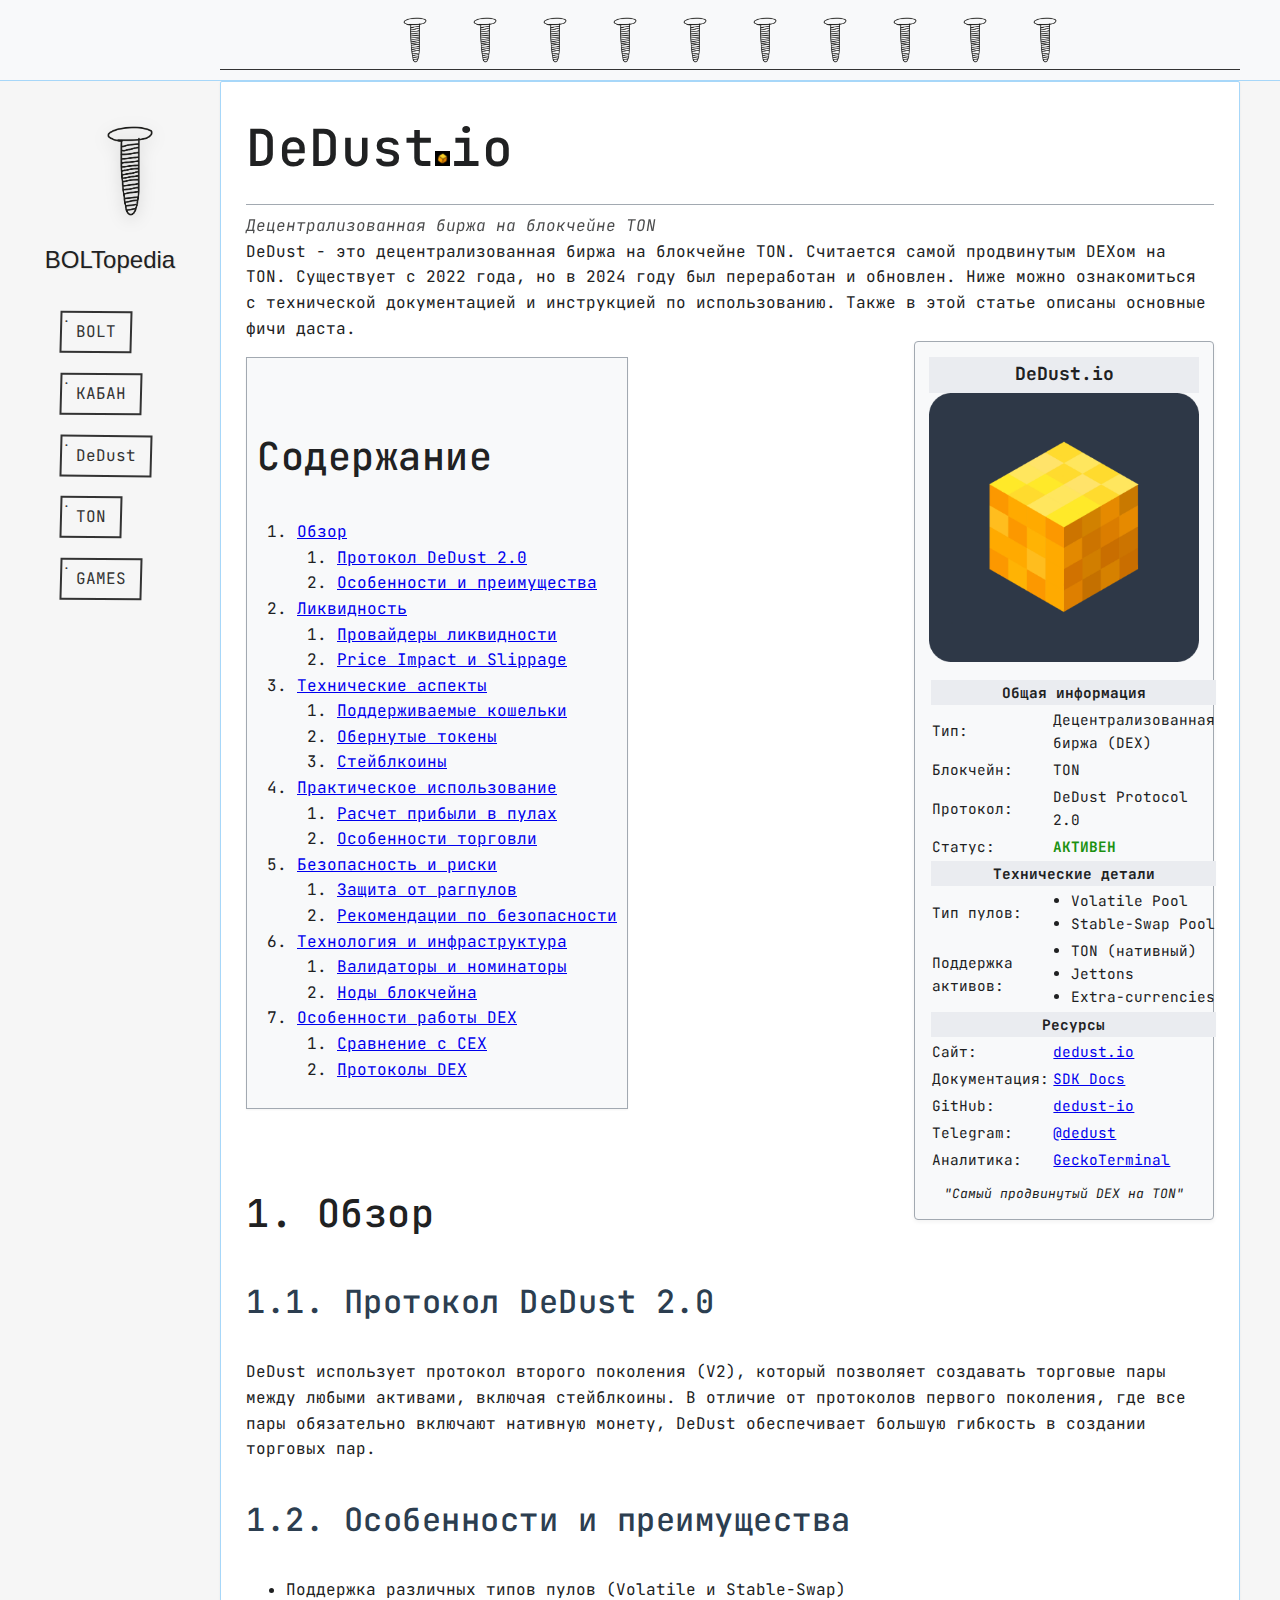
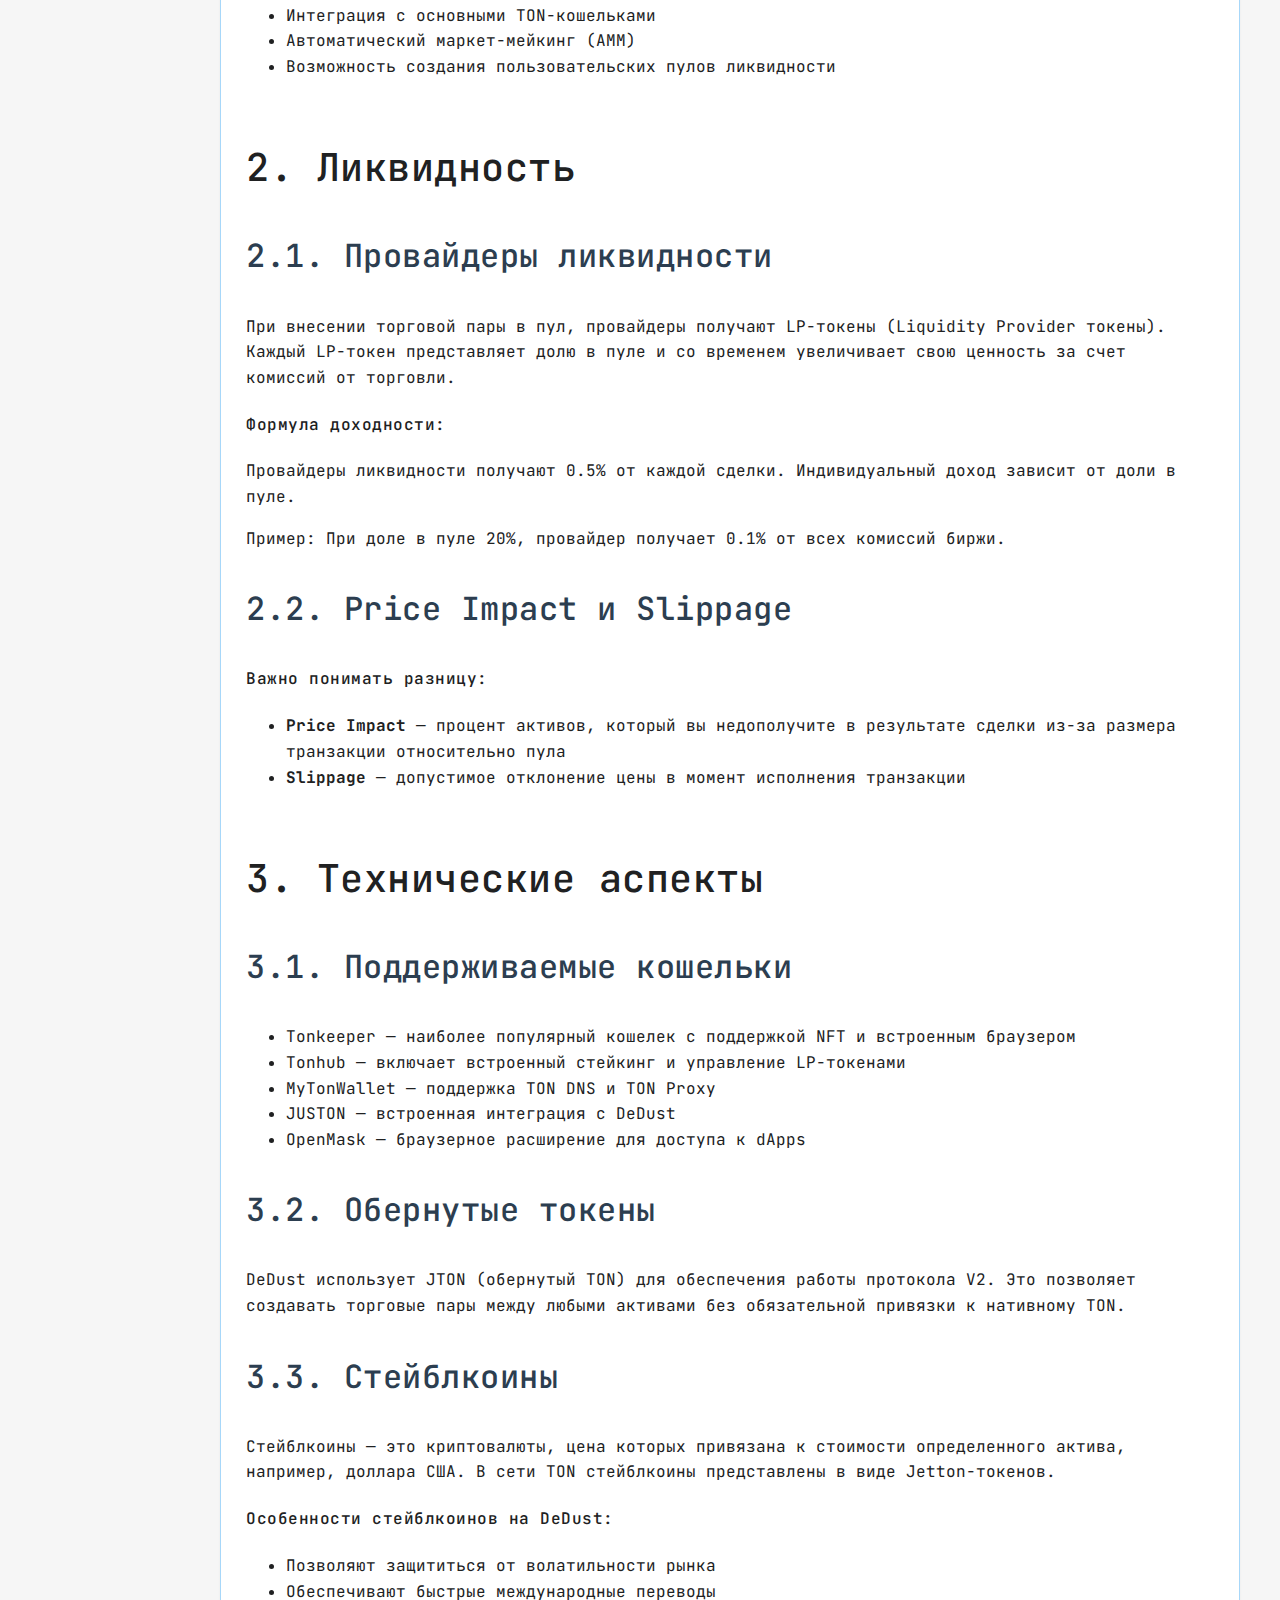
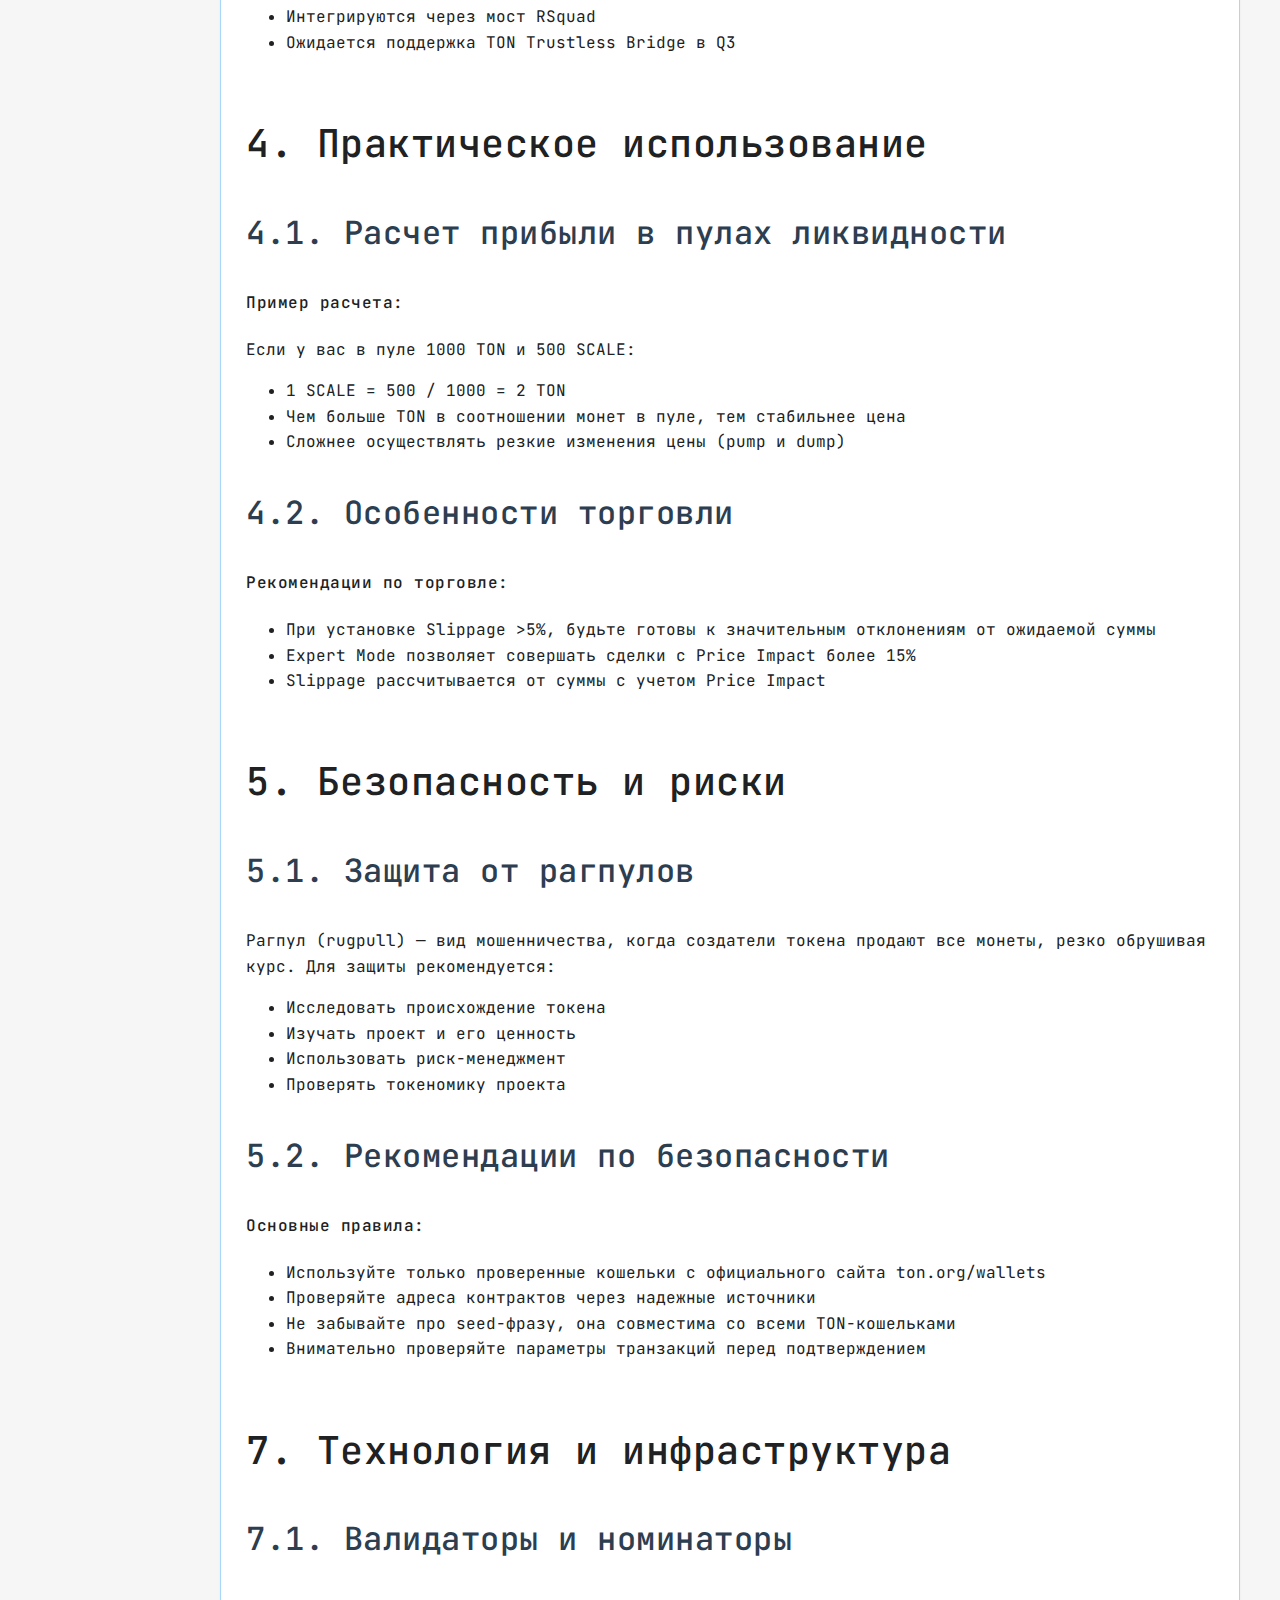
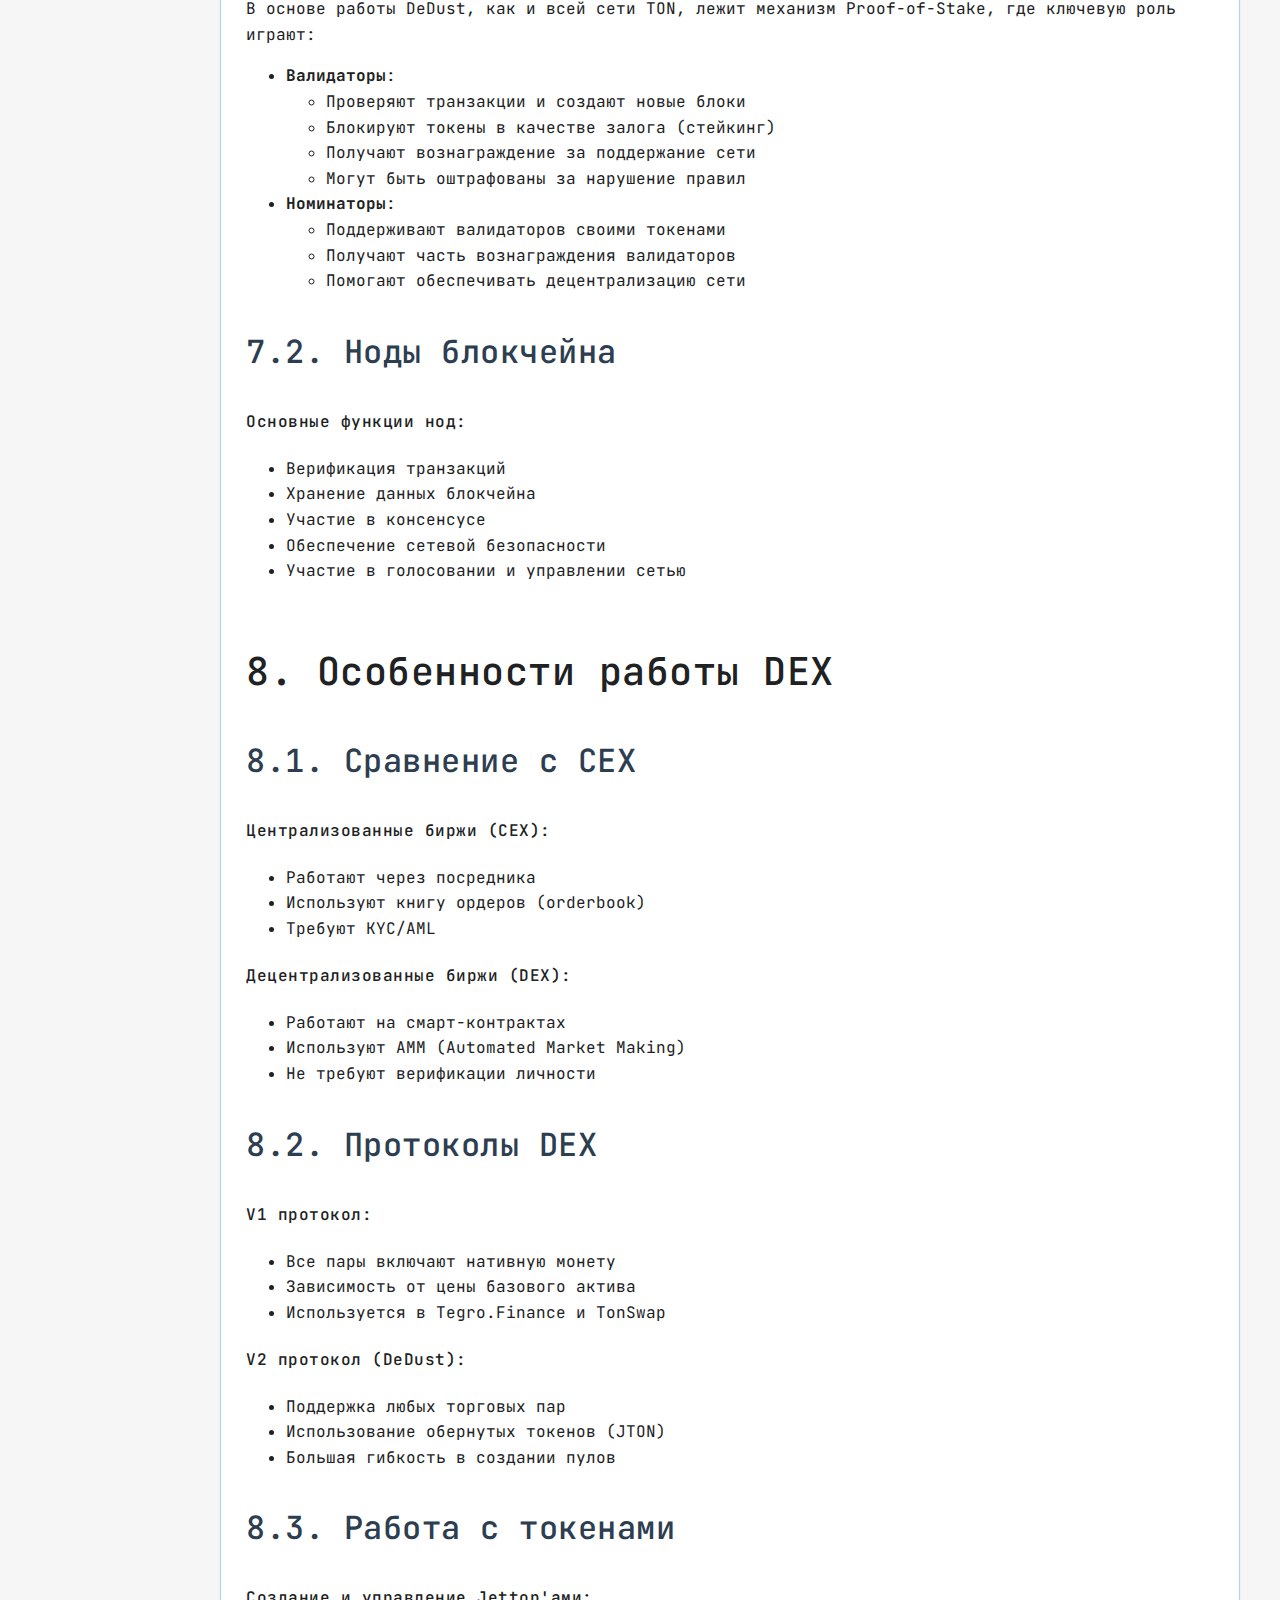
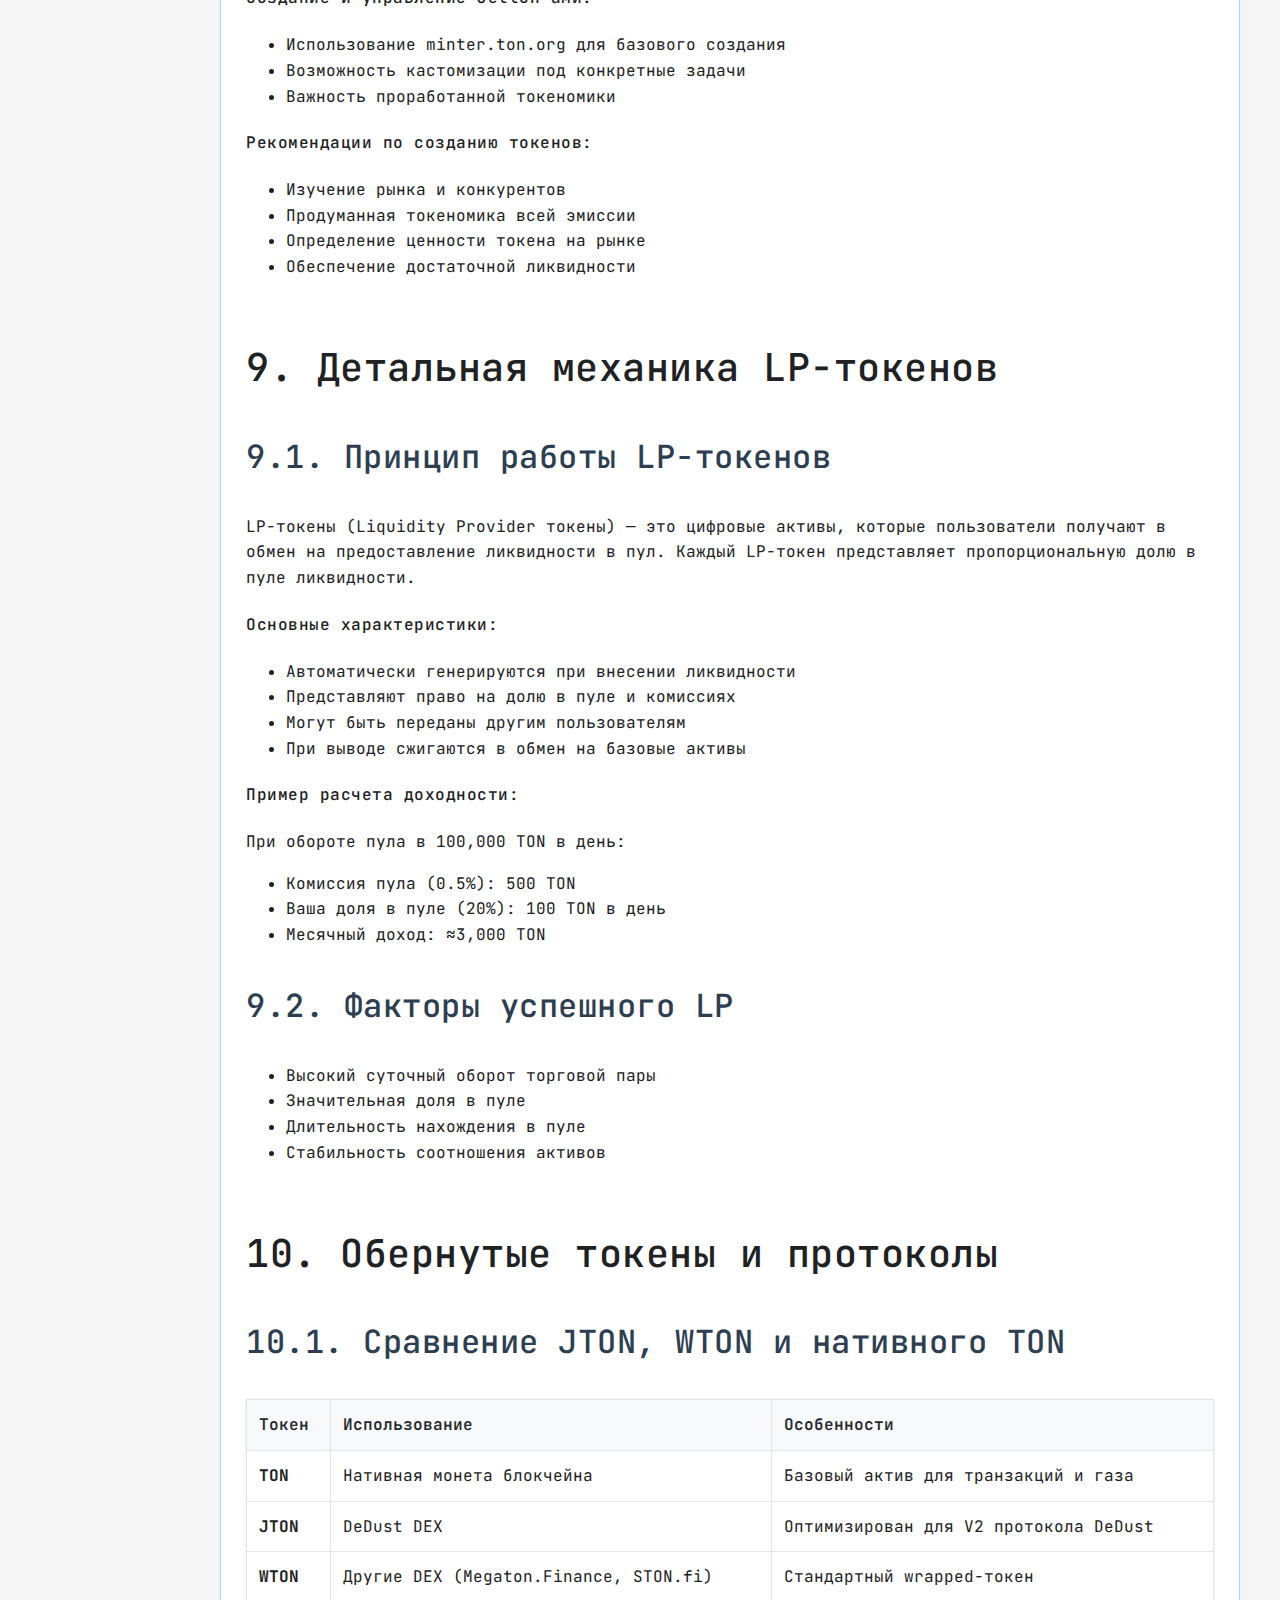
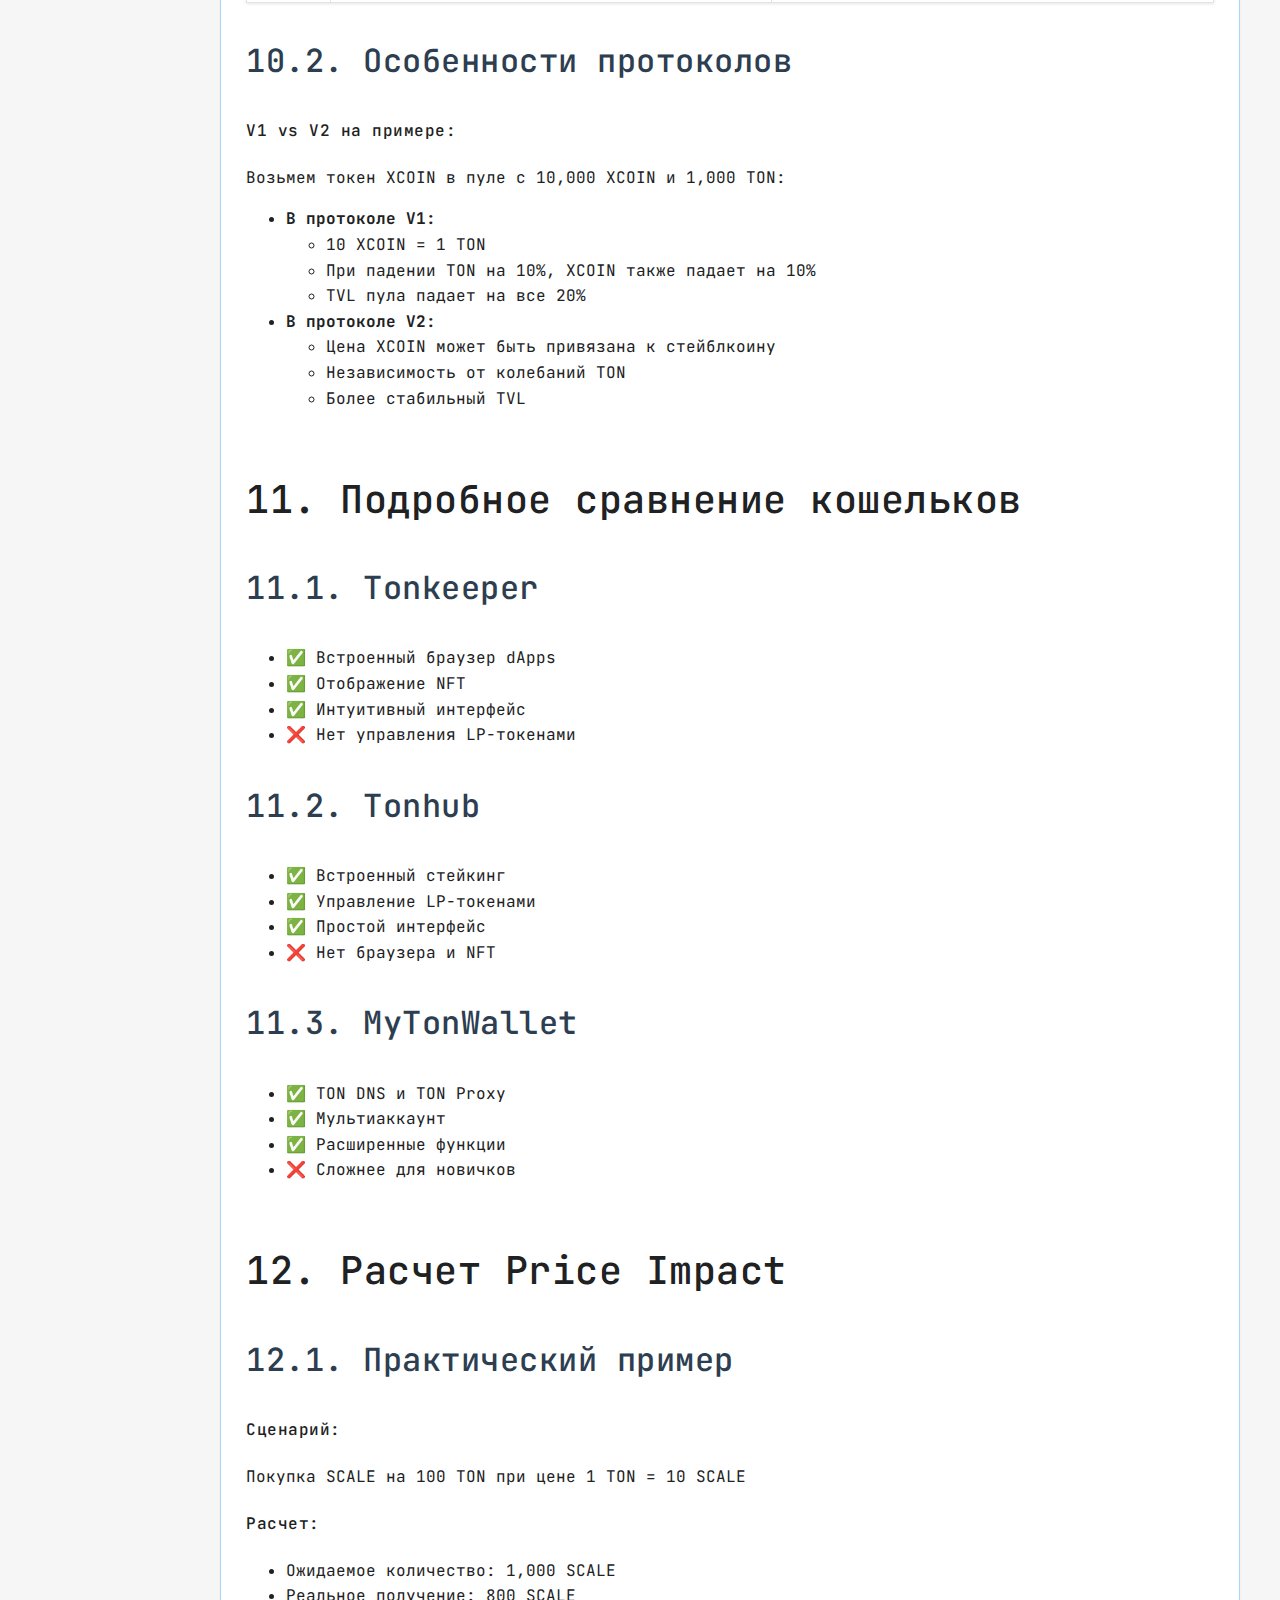
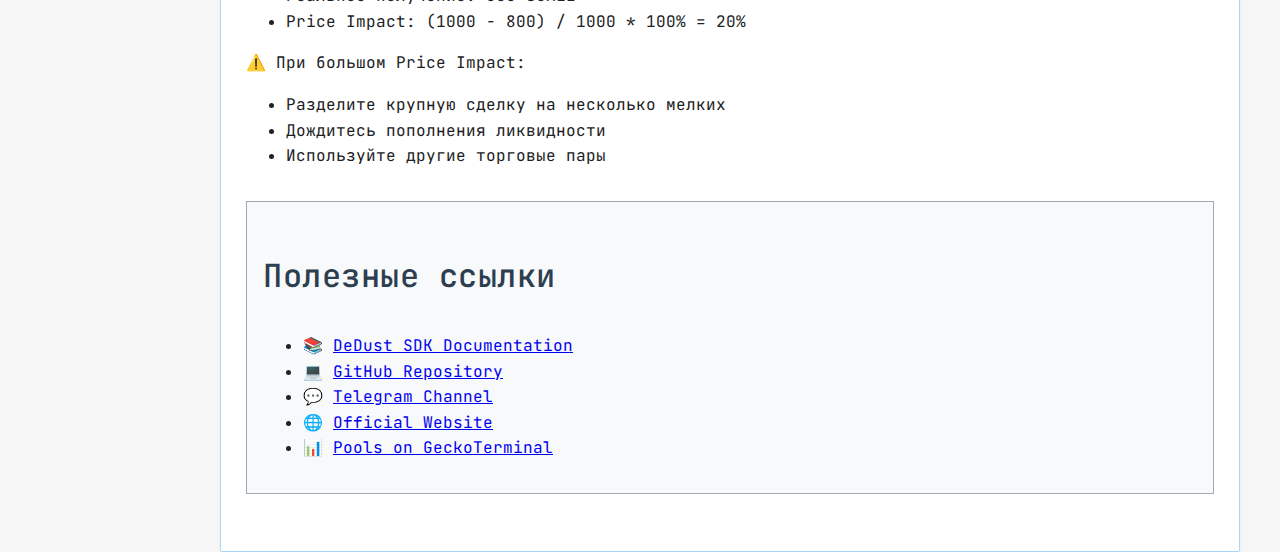
<file: dedust.html>
<!DOCTYPE html>
<html lang="ru">
<head>
    <meta charset="UTF-8">
    <meta name="viewport" content="width=device-width, initial-scale=1.0">
    <title>DeDust.io | Болтопедия</title>
    <link rel="stylesheet" href="styles.css">
    <!-- Add Google Fonts -->
    <link href="https://fonts.googleapis.com/css2?family=JetBrains+Mono:wght@300;400;500;600;700&display=swap" rel="stylesheet">
    <style>
        body {
            font-family: 'JetBrains Mono', monospace;
            line-height: 1.6;
            margin: 0;
            padding: 0;
            background-color: #f6f6f6;
            color: #202122;
        }

        h1, h2, h3, h4, .article-title h1 {
            font-family: 'JetBrains Mono', monospace;
            font-weight: 500;
            letter-spacing: 0.5px;
        }

        .article-title h1 {
            font-size: 3.2em;
            margin-bottom: 0.3em;
        }

        h2 {
            font-size: 2.4em;
            margin-top: 1.5em;
        }

        h3 {
            font-size: 2em;
            color: #2c3e50;
        }

        .hatnote {
            font-family: 'JetBrains Mono', monospace;
            font-style: italic;
            opacity: 0.8;
        }

        /* Update the image layout */
        .main-image {
            width: 100%;
            max-width: 800px;
            margin: 2em auto;
            border-radius: 8px;
            box-shadow: 0 2px 8px rgba(0,0,0,0.1);
        }

        .infobox {
            float: right;
            margin: 0 0 1em 1em;
            width: 300px;
            background: #f8f9fa;
            border: 1px solid #a2a9b1;
            border-radius: 4px;
            padding: 1em;
        }

        /* ... rest of the existing styles ... */

        @keyframes helicopter {
            0% {
                transform: rotate(0deg);
            }
            100% {
                transform: rotate(2160deg);
            }
        }
        
        .bolt-logo img {
            width: 100px;
            height: 100px;
            cursor: pointer;
            transform-origin: center;
        }
        
        .spinning {
            animation: helicopter 1.5s cubic-bezier(0.3, 0, 0.7, 1) forwards;
        }

        /* Additional styles for DeDust page */
        .dedust-image {
            max-width: 100%;
            height: auto;
            margin: 1em 0;
            border: 1px solid #a2a9b1;
        }

        .code-block {
            background: #f8f9fa;
            border: 1px solid #a2a9b1;
            padding: 1em;
            font-family: monospace;
            white-space: pre;
            overflow-x: auto;
        }

        .external-links {
            margin: 2em 0;
            padding: 1em;
            background: #f8f9fa;
            border: 1px solid #a2a9b1;
        }

        .comparison-table {
            width: 100%;
            border-collapse: collapse;
            margin: 1em 0;
            background: #fff;
            box-shadow: 0 1px 3px rgba(0,0,0,0.1);
        }

        .comparison-table thead {
            background: #f8f9fa;
        }

        .comparison-table th,
        .comparison-table td {
            padding: 12px;
            border: 1px solid #e1e4e8;
            text-align: left;
        }

        .comparison-table th {
            font-weight: 600;
            color: #24292e;
        }

        .comparison-table tbody tr:hover {
            background: #f6f8fa;
        }

        /* Update technical content fonts */
        .comparison-table th,
        .code-block,
        .tech-block code {
            font-family: 'JetBrains Mono', monospace;
        }

        /* Add new navigation styling */
        .nav-links {
            display: flex;
            gap: 12px;
            padding: 8px 0;
        }

        .nav-links a {
            display: inline-block;
            padding: 8px 16px;
            color: #333;
            text-decoration: none;
            font-family: 'JetBrains Mono', monospace;
            position: relative;
            transition: all 0.2s ease;
            border: none;
            background: none;
        }

        /* Hand-drawn border effect */
        .nav-links a::before {
            content: '';
            position: absolute;
            top: 0;
            left: 0;
            right: 0;
            bottom: 0;
            border: 2px solid #333;
            border-radius: 0;
            transform: skew(-1deg) rotate(0.5deg);
            transition: all 0.2s ease;
        }

        /* "Nail" effect in corners */
        .nav-links a::after {
            content: '•';
            position: absolute;
            font-size: 8px;
            color: #333;
            top: 4px;
            left: 4px;
        }

        /* Hover effects */
        .nav-links a:hover::before {
            transform: skew(1deg) rotate(-0.5deg);
            border-color: #000;
        }

        .nav-links a:hover {
            color: #000;
            transform: translateY(-1px);
        }

        /* Left sidebar specific */
        .left-sidebar .nav-links {
            flex-direction: column;
        }

        .left-sidebar .nav-links a {
            margin: 4px 0;
            width: fit-content;
        }

        /* Back to top button */
        .back-to-top {
            position: fixed;
            bottom: 30px;
            right: 30px;
            z-index: 1000;
            opacity: 0;
            visibility: hidden;
            transition: all 0.3s ease;
            cursor: pointer;
            transform: scale(0.9);
        }

        .back-to-top.visible {
            opacity: 1;
            visibility: visible;
            transform: scale(1);
        }

        .back-to-top img {
            width: 40px;
            height: 40px;
            filter: drop-shadow(0 2px 5px rgba(0, 0, 0, 0.2));
            transition: all 0.3s cubic-bezier(0.4, 0, 0.2, 1);
        }

        .back-to-top:hover img {
            transform: translateY(-5px) rotate(-10deg);
        }

        /* Top bolt row styling */
        .top-bolt-row {
            display: flex;
            justify-content: center;
            align-items: center;
            position: relative;
            overflow: hidden;
            height: 60px;
            width: 100%;
        }

        .bolt-scroll {
            display: flex;
            gap: 20px;
            justify-content: center;
            width: auto;
            position: static;
        }

        .top-bolt-row img {
            width: 50px;
            height: 50px;
        }

        /* Sticky header styles */
        .top-bar {
            position: sticky;
            top: 0;
            z-index: 1000;
            background: #f8f9fa;
            border-bottom: 1px solid #a7d7f9;
            padding: 10px 0;
            font-size: 0.85em;
        }

        /* Ensure content flows under sticky header */
        body {
            overflow-y: auto;
        }

        /* Update content wrapper to match other pages */
        .content-wrapper {
            max-width: 1200px;
            margin: 0 auto;
            display: grid;  /* Change from flex to grid */
            grid-template-columns: 160px 1fr;  /* Add grid columns */
            gap: 20px;
        }

        /* Remove or update conflicting styles */
        .left-sidebar {
            padding: 20px;
            /* Remove any width or flex properties */
        }

        .main-content {
            background: white;
            padding: 25px;
            border: 1px solid #a7d7f9;
            border-radius: 2px;
            /* Remove any width or margin properties */
        }
    </style>
</head>
<body>
    <div class="top-bar">
        <div class="content-wrapper">
            <div></div>
            <div class="top-bolt-row">
                <div class="bolt-scroll">
                    <img src="about-2.png" alt="Bolt" class="bolt">
                    <img src="about-2.png" alt="Bolt" class="bolt">
                    <img src="about-2.png" alt="Bolt" class="bolt">
                    <img src="about-2.png" alt="Bolt" class="bolt">
                    <img src="about-2.png" alt="Bolt" class="bolt">
                    <img src="about-2.png" alt="Bolt" class="bolt">
                    <img src="about-2.png" alt="Bolt" class="bolt">
                    <img src="about-2.png" alt="Bolt" class="bolt">
                    <img src="about-2.png" alt="Bolt" class="bolt">
                    <img src="about-2.png" alt="Bolt" class="bolt">
                </div>
            </div>
        </div>
    </div>

    <div class="content-wrapper">
        <div class="left-sidebar">
            
            <div class="bolt-logo">
                <img src="about-2.png" alt="Болтопедия Logo" class="floating-bolt">
            </div>
            <div class="wiki-header">BOLTopedia</div>
            <nav class="nav-links">
                <a href="index.html">BOLT</a>
                <a href="introduction.html">КАБАН</a>
                <a href="dedust.html">DeDust</a>
                <a href="ton.html">TON</a>
                <a href="boltgames.html">GAMES</a>
            </nav>
        </div>

        <div class="main-content">
            
            <div class="article-title">
                <h1>DeDust<img src="dust.logo.gif" alt="DeDust Logo" style="width: 15px; height: 15px; margin-bottom: 0px;">io</h1>
            </div>
            <script src="https://widgets.coingecko.com/gecko-coin-price-chart-widget.js"></script>
            <gecko-coin-price-chart-widget locale="en" transparent-background="true" outlined="true" coin-id="scaleton" initial-currency="usd"></gecko-coin-price-chart-widget>
            <div class="hatnote">
                Децентрализованная биржа на блокчейне TON
            </div>

            <div>
                DeDust - это децентрализованная биржа на блокчейне TON. Считается самой продвинутым DEXом на TON. Существует с 2022 года, но в 2024 году был переработан и обновлен. Ниже можно ознакомиться с технической документацией и инструкцией по использованию. Также в этой статье описаны основные фичи даста. 
                
            </div>

            <div class="infobox">
                <div class="infobox-title">DeDust.io</div>
                <img src="681e2e6-dedust_1.png" alt="DeDust Interface" style="width: 100%; margin-bottom: 10px;">
                <table style="width: 100%;">
                    <tr>
                        <th colspan="2" style="text-align: center; background: #eaecf0;">Общая информация</th>
                    </tr>
                    <tr>
                        <td>Тип:</td>
                        <td>Децентрализованная биржа (DEX)</td>
                    </tr>
                    <tr>
                        <td>Блокчейн:</td>
                        <td>TON</td>
                    </tr>
                    <tr>
                        <td>Протокол:</td>
                        <td>DeDust Protocol 2.0</td>
                    </tr>
                    <tr>
                        <td>Статус:</td>
                        <td><span class="bolt-category" style="color: #1c9111;">АКТИВЕН</span></td>
                    </tr>
                    <tr>
                        <th colspan="2" style="text-align: center; background: #eaecf0;">Технические детали</th>
                    </tr>
                    <tr>
                        <td>Тип пулов:</td>
                        <td>
                            <ul style="margin: 0; padding-left: 1.2em;">
                                <li>Volatile Pool</li>
                                <li>Stable-Swap Pool</li>
                            </ul>
                        </td>
                    </tr>
                    <tr>
                        <td>Поддержка активов:</td>
                        <td>
                            <ul style="margin: 0; padding-left: 1.2em;">
                                <li>TON (нативный)</li>
                                <li>Jettons</li>
                                <li>Extra-currencies</li>
                            </ul>
                        </td>
                    </tr>
                    <tr>
                        <th colspan="2" style="text-align: center; background: #eaecf0;">Ресурсы</th>
                    </tr>
                    <tr>
                        <td>Сайт:</td>
                        <td><a href="https://dedust.io">dedust.io</a></td>
                    </tr>
                    <tr>
                        <td>Документация:</td>
                        <td><a href="https://docs.dedust.io/docs/getting-started">SDK Docs</a></td>
                    </tr>
                    <tr>
                        <td>GitHub:</td>
                        <td><a href="https://github.com/dedust-io">dedust-io</a></td>
                    </tr>
                    <tr>
                        <td>Telegram:</td>
                        <td><a href="https://t.me/dedust">@dedust</a></td>
                    </tr>
                    <tr>
                        <td>Аналитика:</td>
                        <td><a href="https://www.geckoterminal.com/ton/dedust/pools">GeckoTerminal</a></td>
                    </tr>
                </table>
                <div style="font-size: 0.9em; font-style: italic; margin-top: 10px; text-align: center;">
                    "Самый продвинутый DEX на TON"
                </div>
            </div>

            <div class="toc">
                <h2>Содержание</h2>
                <ol>
                    <li><a href="#overview">Обзор</a>
                        <ol>
                            <li><a href="#protocol">Протокол DeDust 2.0</a></li>
                            <li><a href="#features">Особенности и преимущества</a></li>
                        </ol>
                    </li>
                    <li><a href="#liquidity">Ликвидность</a>
                        <ol>
                            <li><a href="#providers">Провайдеры ликвидности</a></li>
                            
                            <li><a href="#price-impact">Price Impact и Slippage</a></li>
                        </ol>
                    </li>
                    <li><a href="#technical">Технические аспекты</a>
                        <ol>
                            <li><a href="#wallets">Поддерживаемые кошельки</a></li>
                            <li><a href="#wrapped">Обернутые токены</a></li>
                            <li><a href="#stablecoins">Стейблкоины</a></li>
                        </ol>
                    </li>
                    <li><a href="#practical">Практическое использование</a>
                        <ol>
                            <li><a href="#profit-calc">Расчет прибыли в пулах</a></li>
                            <li><a href="#trading">Особенности торговли</a></li>
                        </ol>
                    </li>
                    <li><a href="#security">Безопасность и риски</a>
                        <ol>
                            <li><a href="#rugpull">Защита от рагпулов</a></li>
                            <li><a href="#security-tips">Рекомендации по безопасности</a></li>
                        </ol>
                    </li>
                    <li><a href="#tech-infra">Технология и инфраструктура</a>
                        <ol>
                            <li><a href="#validators">Валидаторы и номинаторы</a></li>
                            <li><a href="#nodes">Ноды блокчейна</a></li>
                        </ol>
                    </li>
                    <li><a href="#dex-features">Особенности работы DEX</a>
                        <ol>
                            <li><a href="#cex-comparison">Сравнение с CEX</a></li>
                            <li><a href="#dex-protocols">Протоколы DEX</a></li>
                        </ol>
                    </li>
                    
                </ol>
            </div>

            <h2 id="overview">1. Обзор</h2>

            <h3 id="protocol">1.1. Протокол DeDust 2.0</h3>
            <p>DeDust использует протокол второго поколения (V2), который позволяет создавать торговые пары между любыми активами, включая стейблкоины. В отличие от протоколов первого поколения, где все пары обязательно включают нативную монету, DeDust обеспечивает большую гибкость в создании торговых пар.</p>

            <h3 id="features">1.2. Особенности и преимущества</h3>
            <ul>
                <li>Поддержка различных типов пулов (Volatile и Stable-Swap)</li>
                <li>Интеграция с основными TON-кошельками</li>
                <li>Автоматический маркет-мейкинг (AMM)</li>
                <li>Возможность создания пользовательских пулов ликвидности</li>
            </ul>

            <h2 id="liquidity">2. Ликвидность</h2>

            <h3 id="providers">2.1. Провайдеры ликвидности</h3>
            <p>При внесении торговой пары в пул, провайдеры получают LP-токены (Liquidity Provider токены). Каждый LP-токен представляет долю в пуле и со временем увеличивает свою ценность за счет комиссий от торговли.</p>

            <div class="info-block">
                <h4>Формула доходности:</h4>
                <p>Провайдеры ликвидности получают 0.5% от каждой сделки. Индивидуальный доход зависит от доли в пуле.</p>
                <p>Пример: При доле в пуле 20%, провайдер получает 0.1% от всех комиссий биржи.</p>
            </div>

            <h3 id="price-impact">2.2. Price Impact и Slippage</h3>
            <div class="warning-block">
                <h4>Важно понимать разницу:</h4>
                <ul>
                    <li><strong>Price Impact</strong> — процент активов, который вы недополучите в результате сделки из-за размера транзакции относительно пула</li>
                    <li><strong>Slippage</strong> — допустимое отклонение цены в момент исполнения транзакции</li>
                </ul>
            </div>

            <h2 id="technical">3. Технические аспекты</h2>

            <h3 id="wallets">3.1. Поддерживаемые кошельки</h3>
            <ul>
                <li>Tonkeeper — наиболее популярный кошелек с поддержкой NFT и встроенным браузером</li>
                <li>Tonhub — включает встроенный стейкинг и управление LP-токенами</li>
                <li>MyTonWallet — поддержка TON DNS и TON Proxy</li>
                <li>JUSTON — встроенная интеграция с DeDust</li>
                <li>OpenMask — браузерное расширение для доступа к dApps</li>
            </ul>

            <h3 id="wrapped">3.2. Обернутые токены</h3>
            <p>DeDust использует JTON (обернутый TON) для обеспечения работы протокола V2. Это позволяет создавать торговые пары между любыми активами без обязательной привязки к нативному TON.</p>

            <h3 id="stablecoins">3.3. Стейблкоины</h3>
            <p>Стейблкоины — это криптовалюты, цена которых привязана к стоимости определенного актива, например, доллара США. В сети TON стейблкоины представлены в виде Jetton-токенов.</p>

            <div class="info-block">
                <h4>Особенности стейблкоинов на DeDust:</h4>
                <ul>
                    <li>Позволяют защититься от волатильности рынка</li>
                    <li>Обеспечивают быстрые международные переводы</li>
                    <li>Интегрируются через мост RSquad</li>
                    <li>Ожидается поддержка TON Trustless Bridge в Q3</li>
                </ul>
            </div>

            <h2 id="practical">4. Практическое использование</h2>

            <h3 id="profit-calc">4.1. Расчет прибыли в пулах ликвидности</h3>
            <div class="example-block">
                <h4>Пример расчета:</h4>
                <p>Если у вас в пуле 1000 TON и 500 SCALE:</p>
                <ul>
                    <li>1 SCALE = 500 / 1000 = 2 TON</li>
                    <li>Чем больше TON в соотношении монет в пуле, тем стабильнее цена</li>
                    <li>Сложнее осуществлять резкие изменения цены (pump и dump)</li>
                </ul>
            </div>

            <h3 id="trading">4.2. Особенности торговли</h3>
            <div class="warning-block">
                <h4>Рекомендации по торговле:</h4>
                <ul>
                    <li>При установке Slippage >5%, будьте готовы к значительным отклонениям от ожидаемой суммы</li>
                    <li>Expert Mode позволяет совершать сделки с Price Impact более 15%</li>
                    <li>Slippage рассчитывается от суммы с учетом Price Impact</li>
                </ul>
            </div>

            <h2 id="security">5. Безопасность и риски</h2>

            <h3 id="rugpull">5.1. Защита от рагпулов</h3>
            <p>Рагпул (rugpull) — вид мошенничества, когда создатели токена продают все монеты, резко обрушивая курс. Для защиты рекомендуется:</p>
            <ul>
                <li>Исследовать происхождение токена</li>
                <li>Изучать проект и его ценность</li>
                <li>Использовать риск-менеджмент</li>
                <li>Проверять токеномику проекта</li>
            </ul>

            <h3 id="security-tips">5.2. Рекомендации по безопасности</h3>
            <div class="security-block">
                <h4>Основные правила:</h4>
                <ul>
                    <li>Используйте только проверенные кошельки с официального сайта ton.org/wallets</li>
                    <li>Проверяйте адреса контрактов через надежные источники</li>
                    <li>Не забывайте про seed-фразу, она совместима со всеми TON-кошельками</li>
                    <li>Внимательно проверяйте параметры транзакций перед подтверждением</li>
                </ul>
            </div>

            <h2 id="tech-infra">7. Технология и инфраструктура</h2>

            <h3 id="validators">7.1. Валидаторы и номинаторы</h3>
            <div class="tech-block">
                <p>В основе работы DeDust, как и всей сети TON, лежит механизм Proof-of-Stake, где ключевую роль играют:</p>
                <ul>
                    <li><strong>Валидаторы</strong>:
                        <ul>
                            <li>Проверяют транзакции и создают новые блоки</li>
                            <li>Блокируют токены в качестве залога (стейкинг)</li>
                            <li>Получают вознаграждение за поддержание сети</li>
                            <li>Могут быть оштрафованы за нарушение правил</li>
                        </ul>
                    </li>
                    <li><strong>Номинаторы</strong>:
                        <ul>
                            <li>Поддерживают валидаторов своими токенами</li>
                            <li>Получают часть вознаграждения валидаторов</li>
                            <li>Помогают обеспечивать децентрализацию сети</li>
                        </ul>
                    </li>
                </ul>
            </div>

            <h3 id="nodes">7.2. Ноды блокчейна</h3>
            <div class="tech-block">
                <h4>Основные функции нод:</h4>
                <ul>
                    <li>Верификация транзакций</li>
                    <li>Хранение данных блокчейна</li>
                    <li>Участие в консенсусе</li>
                    <li>Обеспечение сетевой безопасности</li>
                    <li>Участие в голосовании и управлении сетью</li>
                </ul>
            </div>

            <h2 id="dex-features">8. Особенности работы DEX</h2>

            <h3 id="cex-comparison">8.1. Сравнение с CEX</h3>
            <div class="comparison-block">
                <h4>Централизованные биржи (CEX):</h4>
                <ul>
                    <li>Работают через посредника</li>
                    <li>Используют книгу ордеров (orderbook)</li>
                    <li>Требуют KYC/AML</li>
                </ul>

                <h4>Децентрализованные биржи (DEX):</h4>
                <ul>
                    <li>Работают на смарт-контрактах</li>
                    <li>Используют AMM (Automated Market Making)</li>
                    <li>Не требуют верификации личности</li>
                </ul>
            </div>

            <h3 id="dex-protocols">8.2. Протоколы DEX</h3>
            <div class="protocol-block">
                <h4>V1 протокол:</h4>
                <ul>
                    <li>Все пары включают нативную монету</li>
                    <li>Зависимость от цены базового актива</li>
                    <li>Используется в Tegro.Finance и TonSwap</li>
                </ul>

                <h4>V2 протокол (DeDust):</h4>
                <ul>
                    <li>Поддержка любых торговых пар</li>
                    <li>Использование обернутых токенов (JTON)</li>
                    <li>Большая гибкость в создании пулов</li>
                </ul>
            </div>

            <h3>8.3. Работа с токенами</h3>
            <div class="token-block">
                <h4>Создание и управление Jetton'ами:</h4>
                <ul>
                    <li>Использование minter.ton.org для базового создания</li>
                    <li>Возможность кастомизации под конкретные задачи</li>
                    <li>Важность проработанной токеномики</li>
                </ul>

                <h4>Рекомендации по созданию токенов:</h4>
                <ul>
                    <li>Изучение рынка и конкурентов</li>
                    <li>Продуманная токеномика всей эмиссии</li>
                    <li>Определение ценности токена на рынке</li>
                    <li>Обеспечение достаточной ликвидности</li>
                </ul>
            </div>

            <h2>9. Детальная механика LP-токенов</h2>

            <h3>9.1. Принцип работы LP-токенов</h3>
            <div class="lp-mechanics-block">
                <p>LP-токены (Liquidity Provider токены) — это цифровые активы, которые пользователи получают в обмен на предоставление ликвидности в пул. Каждый LP-токен представляет пропорциональную долю в пуле ликвидности.</p>
                
                <h4>Основные характеристики:</h4>
                <ul>
                    <li>Автоматически генерируются при внесении ликвидности</li>
                    <li>Представляют право на долю в пуле и комиссиях</li>
                    <li>Могут быть переданы другим пользователям</li>
                    <li>При выводе сжигаются в обмен на базовые активы</li>
                </ul>

                <div class="example-box">
                    <h4>Пример расчета доходности:</h4>
                    <p>При обороте пула в 100,000 TON в день:</p>
                    <ul>
                        <li>Комиссия пула (0.5%): 500 TON</li>
                        <li>Ваша доля в пуле (20%): 100 TON в день</li>
                        <li>Месячный доход: ≈3,000 TON</li>
                    </ul>
                </div>
            </div>

            <h3>9.2. Факторы успешного LP</h3>
            <ul>
                <li>Высокий суточный оборот торговой пары</li>
                <li>Значительная доля в пуле</li>
                <li>Длительность нахождения в пуле</li>
                <li>Стабильность соотношения активов</li>
            </ul>

            <h2>10. Обернутые токены и протоколы</h2>

            <h3>10.1. Сравнение JTON, WTON и нативного TON</h3>
            <div class="wrapped-tokens-block">
                <table class="comparison-table">
                    <thead>
                        <tr>
                            <th>Токен</th>
                            <th>Использование</th>
                            <th>Особенности</th>
                        </tr>
                    </thead>
                    <tbody>
                        <tr>
                            <td><strong>TON</strong></td>
                            <td>Нативная монета блокчейна</td>
                            <td>Базовый актив для транзакций и газа</td>
                        </tr>
                        <tr>
                            <td><strong>JTON</strong></td>
                            <td>DeDust DEX</td>
                            <td>Оптимизирован для V2 протокола DeDust</td>
                        </tr>
                        <tr>
                            <td><strong>WTON</strong></td>
                            <td>Другие DEX (Megaton.Finance, STON.fi)</td>
                            <td>Стандартный wrapped-токен</td>
                        </tr>
                    </tbody>
                </table>
            </div>

            <h3>10.2. Особенности протоколов</h3>
            <div class="protocol-details-block">
                <h4>V1 vs V2 на примере:</h4>
                <p>Возьмем токен XCOIN в пуле с 10,000 XCOIN и 1,000 TON:</p>
                <ul>
                    <li><strong>В протоколе V1:</strong>
                        <ul>
                            <li>10 XCOIN = 1 TON</li>
                            <li>При падении TON на 10%, XCOIN также падает на 10%</li>
                            <li>TVL пула падает на все 20%</li>
                        </ul>
                    </li>
                    <li><strong>В протоколе V2:</strong>
                        <ul>
                            <li>Цена XCOIN может быть привязана к стейблкоину</li>
                            <li>Независимость от колебаний TON</li>
                            <li>Более стабильный TVL</li>
                        </ul>
                    </li>
                </ul>
            </div>

            <h2>11. Подробное сравнение кошельков</h2>

            <div class="wallet-comparison-block">
                <h3>11.1. Tonkeeper</h3>
                <ul>
                    <li>✅ Встроенный браузер dApps</li>
                    <li>✅ Отображение NFT</li>
                    <li>✅ Интуитивный интерфейс</li>
                    <li>❌ Нет управления LP-токенами</li>
                </ul>

                <h3>11.2. Tonhub</h3>
                <ul>
                    <li>✅ Встроенный стейкинг</li>
                    <li>✅ Управление LP-токенами</li>
                    <li>✅ Простой интерфейс</li>
                    <li>❌ Нет браузера и NFT</li>
                </ul>

                <h3>11.3. MyTonWallet</h3>
                <ul>
                    <li>✅ TON DNS и TON Proxy</li>
                    <li>✅ Мультиаккаунт</li>
                    <li>✅ Расширенные функции</li>
                    <li>❌ Сложнее для новичков</li>
                </ul>
            </div>

            <h2>12. Расчет Price Impact</h2>

            <div class="price-impact-block">
                <h3>12.1. Практический пример</h3>
                <div class="calculation-example">
                    <h4>Сценарий:</h4>
                    <p>Покупка SCALE на 100 TON при цене 1 TON = 10 SCALE</p>
                    
                    <h4>Расчет:</h4>
                    <ul>
                        <li>Ожидаемое количество: 1,000 SCALE</li>
                        <li>Реальное получение: 800 SCALE</li>
                        <li>Price Impact: (1000 - 800) / 1000 * 100% = 20%</li>
                    </ul>

                    <div class="warning-note">
                        <p>⚠️ При большом Price Impact:</p>
                        <ul>
                            <li>Разделите крупную сделку на несколько мелких</li>
                            <li>Дождитесь пополнения ликвидности</li>
                            <li>Используйте другие торговые пары</li>
                        </ul>
                    </div>
                </div>
            </div>

            <div class="external-links">
                <h3>Полезные ссылки</h3>
                <ul>
                    <li>📚 <a href="https://docs.dedust.io/docs/getting-started">DeDust SDK Documentation</a></li>
                    <li>💻 <a href="https://github.com/dedust-io">GitHub Repository</a></li>
                    <li>💬 <a href="https://t.me/dedust">Telegram Channel</a></li>
                    <li>🌐 <a href="https://dedust.io">Official Website</a></li>
                    <li>📊 <a href="https://www.geckoterminal.com/ton/dedust/pools">Pools on GeckoTerminal</a></li>
                </ul>
            </div>
        </div>
    </div>

    <div class="back-to-top">
        <img src="about-2.png" alt="Наверх">
    </div>

    <script>
        document.addEventListener('DOMContentLoaded', function() {
            const bolt = document.querySelector('.bolt-logo img');
            
            // Initial animation on page load
            bolt.classList.add('spinning');
            
            // Click handler
            bolt.addEventListener('click', () => {
                if (!bolt.classList.contains('spinning')) {
                    bolt.classList.add('spinning');
                    
                    bolt.addEventListener('animationend', function handler() {
                        bolt.classList.remove('spinning');
                        bolt.removeEventListener('animationend', handler);
                    });
                }
            });
            
            // Remove initial animation class after it completes
            bolt.addEventListener('animationend', function handler() {
                bolt.classList.remove('spinning');
                bolt.removeEventListener('animationend', handler);
            });
        });

        // Back to top functionality
        const backToTop = document.querySelector('.back-to-top');
        
        window.addEventListener('scroll', () => {
            if (window.scrollY > 300) {
                backToTop.classList.add('visible');
            } else {
                backToTop.classList.remove('visible');
            }
        });
        
        backToTop.addEventListener('click', (e) => {
            e.preventDefault();
            const scrollDuration = 500;
            const scrollStep = -window.scrollY / (scrollDuration / 15);
            
            const scrollInterval = setInterval(() => {
                if (window.scrollY !== 0) {
                    window.scrollBy(0, scrollStep);
                } else {
                    clearInterval(scrollInterval);
                }
            }, 15);
        });

        // Updated smooth scroll functionality
        document.querySelectorAll('.toc a').forEach(anchor => {
            anchor.addEventListener('click', function (e) {
                e.preventDefault();
                const targetId = this.getAttribute('href').substring(1);
                const targetElement = document.getElementById(targetId);
                
                if (targetElement) {
                    const headerOffset = 70; // Height of sticky header
                    const elementPosition = window.pageYOffset + targetElement.getBoundingClientRect().top - headerOffset;
                    const scrollDuration = 500;
                    const scrollStep = (elementPosition - window.pageYOffset) / (scrollDuration / 15);
                    
                    const scrollInterval = setInterval(() => {
                        if (Math.abs(elementPosition - window.pageYOffset) > Math.abs(scrollStep)) {
                            window.scrollBy(0, scrollStep);
                        } else {
                            window.scrollTo(0, elementPosition);
                            clearInterval(scrollInterval);
                        }
                    }, 15);
                }
            });
        });
    </script>
    <script>
       document.addEventListener('DOMContentLoaded', function() {
    const bolts = document.querySelectorAll('.bolt-scroll img');
    
    // Initial state - all bolts at top
    bolts.forEach(bolt => {
        bolt.style.transform = 'translateY(0)';
    });

    // Click handler for each bolt
    bolts.forEach(bolt => {
        bolt.addEventListener('click', function() {
            if (!this.classList.contains('hammered-in')) {
                // Hammer down
                this.classList.remove('pulled-out');
                this.classList.add('hammered-in');
                
                // Add shake effect to simulate impact
                setTimeout(() => {
                    const row = document.querySelector('.top-bolt-row');
                    row.style.transform = 'translateX(1px)';
                    setTimeout(() => {
                        row.style.transform = 'translateX(-1px)';
                        setTimeout(() => {
                            row.style.transform = 'translateX(0)';
                        }, 50);
                    }, 50);
                }, 300);
            } else {
                // Pull up
                this.classList.remove('hammered-in');
                this.classList.add('pulled-out');
            }
        });
    });
});
    </script>
</body>
</html>
</file>
<file: styles.css>
/* First, add the font import at the top of the file */
@import url('https://fonts.googleapis.com/css2?family=JetBrains+Mono:wght@300;400;500;600;700&display=swap');

/* Base styles */
:root {
    --primary-color: #0645ad;
    --border-color: #a2a9b1;
    --bg-light: #f8f9fa;
    --text-color: #202122;
    --bolt-shadow: rgba(0, 0, 0, 0.2);
}

body {
    font-family: 'JetBrains Mono', monospace;
    line-height: 1.6;
    margin: 0;
    padding: 0;
    background-color: #f6f6f6;
    color: var(--text-color);
}

/* Layout */
.top-bar {
    position: sticky;
    top: 0;
    z-index: 1000;
    background: #f8f9fa;
    border-bottom: 1px solid #a7d7f9;
    padding: 10px 0;  /* Increased padding */
    font-size: 0.85em;
}

.top-bolt-row {
    display: flex;
    justify-content: space-evenly;
    align-items: flex-start;
    position: relative;
    height: 60px;
    width: 100%;
    border-bottom: 1px solid #333;
}

.bolt-scroll {
    display: flex;
    justify-content: space-evenly;
    width: 100%;
    max-width: 800px;
    margin: 0 auto;
    padding: 0 20px;
}

.top-bolt-row img {
    width: 50px;   /* Adjusted size */
    height: 50px;
}

.content-wrapper {
    display: flex;
    flex-direction: row;
    max-width: 1200px;
    margin: 0 auto;
}

/* Navigation */
.nav-links a {
    color: var(--primary-color);
    text-decoration: none;
    padding: 5px 10px;
    transition: all 0.3s ease;
}

.nav-links a:hover {
    background: rgba(0,0,0,0.05);
    border-radius: 3px;
}

/* Bolt Logo */
.bolt-logo {
    position: relative;
    width: 80px;
    margin: 20px auto;
    cursor: pointer;
}

.bolt-logo img {
    width: 100%;
    height: auto;
    filter: drop-shadow(0 4px 8px var(--bolt-shadow));
    transition: transform 0.3s cubic-bezier(0.4, 0, 0.2, 1);
    display: block;
    transform-origin: center center;
}

/* Shake animation */
@keyframes shake {
    0%, 100% { transform: translate(0, 0) rotate(0deg); }
    25% { transform: translate(-1px, 1px) rotate(-3deg); }
    50% { transform: translate(2px, -1px) rotate(3deg); }
    75% { transform: translate(-2px, 2px) rotate(-2deg); }
}

/* Spin animation */
@keyframes spin {
    0% { 
        transform: rotate(0deg); 
        animation-timing-function: cubic-bezier(0.4, 0, 0.2, 1);
    }
    10% { 
        transform: rotate(720deg); /* 2 rotations to start */
        animation-timing-function: cubic-bezier(0.4, 0, 1, 1);
    }
    30% { 
        transform: rotate(3600deg); /* 10 rotations accelerating */
        animation-timing-function: linear;
    }
    70% { 
        transform: rotate(10800deg); /* 30 rotations at full speed */
        animation-timing-function: cubic-bezier(0.3, 0, 0.7, 1);
    }
    90% { 
        transform: rotate(11520deg); /* 32 rotations slowing */
        animation-timing-function: cubic-bezier(0, 0, 0.2, 1);
    }
    100% { 
        transform: rotate(11880deg); /* 33 rotations total */
    }
}

@keyframes entrySpinAndFade {
    0% { transform: rotate(0deg) scale(0.3); opacity: 0; }
    100% { transform: rotate(360deg) scale(1); opacity: 1; }
}

.shaking {
    animation: shake 0.15s ease-in-out infinite;
}

.spinning {
    animation: spin 4s cubic-bezier(0.4, 0, 0.2, 1) forwards;
}

.entry-animation {
    animation: entrySpinAndFade 1s cubic-bezier(0.4, 0, 0.2, 1) forwards;
}

/* Content Styles */
.main-content {
    background: white;
    padding: 25px;
    border: 1px solid var(--border-color);
    border-radius: 2px;
    box-shadow: 0 1px 3px rgba(0,0,0,0.05);
}

.article-title {
    border-bottom: 1px solid var(--border-color);
    margin-bottom: 0.5em;
}

.article-title h1 {
    font-family: 'JetBrains Mono', monospace;
    font-size: 2.8em;
    font-weight: normal;
    margin: 0;
    padding: 0;
}

/* Infobox Styles */
.infobox {
    float: right;
    margin: 0.5em 0 1em 1em;
    border: 1px solid var(--border-color);
    padding: 0.2em;
    background-color: var(--bg-light);
    width: 22em;
    font-size: 0.9em;
    box-shadow: 0 2px 4px rgba(0,0,0,0.05);
    font-family: 'JetBrains Mono', monospace;
}

.infobox-title {
    text-align: center;
    font-size: 1.25em;
    font-weight: bold;
    background-color: #eaecf0;
    padding: 0.2em;
}

/* Table of Contents */
.toc {
    border: 1px solid var(--border-color);
    background-color: var(--bg-light);
    padding: 10px;
    display: inline-block;
    margin: 1em 0;
    box-shadow: 0 1px 2px rgba(0,0,0,0.05);
    font-family: 'JetBrains Mono', monospace;
}

/* References */
.reference {
    font-size: 0.8em;
    vertical-align: super;
    color: var(--primary-color);
}

/* Blockquotes */
blockquote {
    margin: 1em 0;
    padding-left: 1em;
    border-left: 3px solid #c8ccd1;
    color: #54595d;
    font-style: italic;
}

/* Category Tags */
.bolt-category {
    color: #ba0000;
    font-weight: bold;
}

/* Wiki Header */
.wiki-header {
    font-family: 'Orbitron', sans-serif;
    font-size: 1.5em;
    text-align: center;
    margin: 20px 0;
    color: var(--text-color);
    text-shadow: 1px 1px 1px rgba(0, 0, 0, 0.1);
    font-weight: 500;
}

/* Back to top button */
.back-to-top {
    position: fixed;
    bottom: 20px;
    right: 20px;
    z-index: 1000;
    opacity: 0;
    visibility: hidden;
    transition: all 0.3s ease;
    cursor: pointer;
    transform: scale(0.9);
}

.back-to-top.visible {
    opacity: 1;
    visibility: visible;
    transform: scale(1);
}

.back-to-top img {
    width: 40px;
    height: 40px;
    filter: drop-shadow(0 2px 5px rgba(0, 0, 0, 0.2));
    transition: all 0.3s cubic-bezier(0.4, 0, 0.2, 1);
}

.back-to-top:hover img {
    transform: translateY(-5px) rotate(-10deg);
}

.wiki-header {
    margin-left: -20px; /* Adjust the value as needed */
}

/* Mobile-friendly enhancements */
@media screen and (max-width: 768px) {
    /* Base mobile layout fixes */
    .content-wrapper {
        display: grid !important; /* Force grid layout */
        grid-template-columns: 1fr !important;
        width: 100% !important;
        margin: 0 !important;
        padding: 0 !important;
    }

    .left-sidebar {
        position: relative !important;
        height: auto !important;
        display: flex;
        flex-direction: column;
        align-items: center;
        width: 100%;
        padding: 10px;
        background: var(--bg-light);
        border-bottom: 1px solid var(--border-color);
    }

    /* Force mobile navigation styles */
    .nav-links {
        display: flex;
        flex-direction: row !important;
        flex-wrap: wrap !important;
        justify-content: center !important;
        gap: 5px;
        width: 100% !important;
        margin: 10px auto !important;
        padding: 0 5px;
    }

    .nav-links a {
        min-width: 80px;
        text-align: center;
        padding: 8px 12px;
        margin: 3px;
        font-size: 0.9em;
    }

    /* Smooth mobile layout */
    .content-wrapper {
        grid-template-columns: 1fr;
        padding: 0;
        gap: 0;
    }

    /* Enhanced mobile header */
    .top-bar {
        position: sticky;
        top: 0;
        z-index: 100;
        backdrop-filter: blur(10px);
        -webkit-backdrop-filter: blur(10px);
        background: rgba(248, 249, 250, 0.95);
    }

    /* Adjust top bolt row */
    .top-bolt-row {
        height: 40px;
    }
    
    .bolt-scroll img {
        width: 20px;
        height: 20px;
    }

    /* Adjust logo size */
    .bolt-logo img {
        width: 60px;
        height: 60px;
    }

    /* Adjust header text */
    .wiki-header {
        font-size: 1.2em;
    }

    /* Make content more compact */
    .main-content {
        padding: 10px;
    }

    .game-container {
        margin: 20px 0;
        padding: 10px;
        width: 100%;
        box-sizing: border-box;
    }

    /* Adjust game elements */
    #find-bolt-grid, 
    #game-area,
    #flappy-game {
        width: 100%;
        max-width: 100%;
        box-sizing: border-box;
    }

    .game-stats {
        font-size: 18px !important;
        margin: 10px 0;
    }

    /* Improved mobile typography */
    .article-title h1 {
        font-size: 2em;
        line-height: 1.2;
        padding: 10px 0;
    }

    /* Better mobile infobox */
    .infobox {
        float: none;
        width: 100%;
        margin: 1em 0;
        border-radius: 12px;
        overflow: hidden;
    }

    .infobox-title {
        padding: 0.5em;
        background: linear-gradient(45deg, #f8f9fa, #eaecf0);
    }

    /* Mobile-optimized TOC */
    .toc {
        width: 100%;
        border-radius: 12px;
        margin: 1.5em 0;
        background: linear-gradient(to bottom, #f8f9fa, #ffffff);
    }

    .toc ol {
        padding-left: 20px;
    }

    .toc li {
        margin: 8px 0;
    }

    /* Enhanced mobile images */
    img {
        max-width: 100%;
        height: auto;
        border-radius: 8px;
    }

    /* Improved blockquotes for mobile */
    blockquote {
        margin: 1.5em 0;
        padding: 15px;
        border-left: 4px solid #a7d7f9;
        background: #f8f9fa;
        border-radius: 0 8px 8px 0;
    }

    /* Better mobile tables */
    table {
        display: block;
        width: 100%;
        overflow-x: auto;
        -webkit-overflow-scrolling: touch;
    }

    /* Enhanced price widget for mobile */
    .price-widget {
        position: relative !important;
        right: auto !important;
        top: auto !important;
        margin: 15px 0;
        width: 100%;
        border-radius: 12px;
        overflow: hidden;
        box-shadow: 0 2px 8px rgba(0,0,0,0.1);
    }

    /* Floating action button style for back-to-top */
    .back-to-top {
        bottom: 20px;
        right: 20px;
        padding: 0;  /* Remove padding */
        background: none;  /* Remove background */
        border-radius: 0;  /* Remove border radius */
        box-shadow: none;  /* Remove box shadow */
    }

    .back-to-top img {
        width: 40px;  /* Keep consistent size with desktop */
        height: 40px;
    }

    /* Add smooth scrolling for iOS */
    html {
        -webkit-overflow-scrolling: touch;
    }

    /* Prevent horizontal scrolling on all screen sizes */
    html, body {
        overflow-x: hidden;
        position: relative;
        width: 100%;
    }

    /* Game container adjustments */
    .game-container {
        margin: 20px 0;
        padding: 10px;
        width: 100%;
        box-sizing: border-box;
    }

    /* Canvas adjustments */
    #gameCanvas {
        width: 100%;
        max-height: 70vh;
        object-fit: contain;
        display: block;
    }

    /* Game grid adjustments */
    #find-bolt-grid, 
    #game-area,
    #flappy-game {
        width: 100%;
        max-width: 100%;
        box-sizing: border-box;
    }

    /* Game stats and counters */
    .score-counter,
    .bolt-counter,
    .game-stats {
        font-size: 18px !important;
        margin: 10px 0;
    }

    /* Start prompts */
    #start-prompt {
        font-size: 18px !important;
        padding: 10px !important;
        width: 80% !important;
        max-width: 300px !important;
        left: 50%;
        transform: translate(-50%, -50%) !important;
        box-sizing: border-box;
        position: absolute !important;
        z-index: 100 !important;
        background: rgba(255,255,255,0.95) !important;
        box-shadow: 0 2px 10px rgba(0,0,0,0.1) !important;
        text-align: center !important;
        pointer-events: none;
    }
}

/* Additional mobile optimizations for smaller screens */
@media screen and (max-width: 480px) {
    .nav-links a {
        min-width: 100px;
        padding: 10px 15px;
    }

    .article-title h1 {
        font-size: 1.6em;
    }

    .infobox {
        font-size: 0.9em;
    }

    /* Adjust spacing for smaller screens */
    .main-content {
        padding: 10px;
    }

    /* Enhanced touch targets for smaller screens */
    .nav-links a,
    .toc a,
    .back-to-top {
        min-height: 44px; /* iOS minimum touch target size */
    }
}

/* Additional adjustments for very small screens */
@media screen and (max-width: 360px) {
    .nav-links a {
        min-width: 70px;
        padding: 6px 10px;
        font-size: 0.8em;
    }

    .game-container {
        padding: 5px;
    }

    .score-counter,
    .bolt-counter,
    .game-stats {
        font-size: 16px !important;
    }

    #start-prompt {
        font-size: 16px !important;
        padding: 8px !important;
        width: 90% !important;
    }
}

/* Add this to ensure proper box sizing */
* {
    box-sizing: border-box;
}

/* Add viewport-based font sizing */
html {
    font-size: 16px;
}

@media screen and (max-width: 480px) {
    html {
        font-size: 14px;
    }
}

/* Remove unused animation */
@keyframes scrollBolts {
    0% { transform: translateX(-100%); }
    100% { transform: translateX(100%); }
}

/* Remove all previous bolt animations */
.bolt-scroll img {
    width: 24px;
    height: 24px;
    cursor: pointer;
    transform-origin: center bottom;
    position: relative;
    transition: transform 0.3s ease;
}

@keyframes hammerIn {
    0% {
        transform: translateY(0) scale(1);
    }
    20% {
        transform: translateY(5px) scale(1.1);
    }
    40% {
        transform: translateY(15px) scale(0.95);
    }
    60% {
        transform: translateY(25px) scale(1.05);
    }
    80% {
        transform: translateY(35px) scale(0.98);
    }
    100% {
        transform: translateY(43.5px) scale(1);
    }
}

@keyframes pullOut {
    0% {
        transform: translateY(43.5px) scale(1);
    }
    20% {
        /* Initial slight movement */
        transform: translateY(42px) scale(1);
    }
    35% {
        /* Stuck moment */
        transform: translateY(42.5px) scale(1.02);
    }
    45% {
        /* First real pull */
        transform: translateY(35px) scale(0.98);
    }
    55% {
        /* Stuck again */
        transform: translateY(38px) scale(1.02);
    }
    70% {
        /* Strong pull */
        transform: translateY(20px) scale(0.95);
    }
    85% {
        /* Final resistance */
        transform: translateY(10px) scale(1.02);
    }
    95% {
        /* Almost out */
        transform: translateY(5px) scale(0.98);
    }
    100% {
        /* Finally removed */
        transform: translateY(0) scale(1);
    }
}

/* Click interaction classes */
.bolt-scroll img.hammered-in {
    animation: hammerIn 0.4s cubic-bezier(0.34, 1.56, 0.64, 1) forwards;
}

.bolt-scroll img.pulled-out {
    animation: pullOut 0.7s cubic-bezier(0.34, 1.56, 0.64, 1) forwards;
}

/* Timeline styles */
.timeline-container {
    position: relative;
    max-width: 800px;
    margin: 0 auto;
    padding: 40px 0;
}

.timeline-container::after {
    content: '';
    position: absolute;
    width: 2px;
    background: #333;
    top: 0;
    bottom: 0;
    left: 50%;
    margin-left: -1px;
}

.timeline-item {
    padding: 10px 40px;
    position: relative;
    width: 50%;
    box-sizing: border-box;
    margin-bottom: 30px;
}

.timeline-item:nth-child(odd) {
    left: 0;
    text-align: right;
}

.timeline-item:nth-child(even) {
    left: 50%;
    text-align: left;
}

.timeline-date {
    font-weight: bold;
    margin-bottom: 10px;
    color: #333;
}

.timeline-content {
    padding: 20px;
    background: white;
    border-radius: 6px;
    box-shadow: 0 2px 4px rgba(0,0,0,0.1);
}

.timeline-content a {
    color: #0645ad;
    text-decoration: none;
}

.timeline-content a:hover {
    text-decoration: underline;
}

/* Mobile timeline adjustments */
@media screen and (max-width: 768px) {
    .timeline-container::after {
        left: 31px;
    }

    .timeline-item {
        width: 100%;
        padding-left: 70px;
        padding-right: 25px;
    }

    .timeline-item:nth-child(odd) {
        left: 0;
        text-align: left;
    }

    .timeline-item:nth-child(even) {
        left: 0;
    }
}

/* Update heading fonts */
h1, h2, h3, h4, .article-title h1 {
    font-family: 'JetBrains Mono', monospace;
}

/* Update any other specific font declarations */
.hatnote, .infobox, .toc, .code-block {
    font-family: 'JetBrains Mono', monospace;
}

.hammered-in {
    transform: translateY(20px);
    transition: transform 0.3s cubic-bezier(0.4, 0, 0.2, 1);
}

.pulled-out {
    transform: translateY(0);
    transition: transform 0.3s cubic-bezier(0.4, 0, 0.2, 1);
}
</file>
<file: boltfight.css>
/* Base styles */
* {
    margin: 0;
    padding: 0;
    box-sizing: border-box;
    font-family: 'JetBrains Mono', monospace;
}

body {
    background: #f0f0f0;
    min-height: 100vh;
    display: flex;
    justify-content: center;
    align-items: center;
}

.game-container {
    display: grid;
    grid-template-columns: 250px 1fr 250px;
    gap: 20px;
    max-width: 1400px;
    width: 95%;
    height: 90vh;
    background: white;
    padding: 20px;
    border-radius: 10px;
    box-shadow: 0 4px 20px rgba(0,0,0,0.1);
}

/* Stats Panel */
.stats-panel {
    display: grid;
    grid-template-columns: 1fr 1fr;
    gap: 10px;
    padding: 15px;
    background: #f8f9fa;
    border-radius: 8px;
    border: 2px solid #e9ecef;
}

.stat-box {
    background: white;
    padding: 10px;
    border-radius: 6px;
    text-align: center;
    box-shadow: 0 2px 4px rgba(0,0,0,0.05);
}

.stat-label {
    font-size: 12px;
    color: #666;
    margin-bottom: 5px;
}

.stat-value {
    font-size: 16px;
    font-weight: 600;
    color: #333;
}

/* Game World */
.game-world {
    position: relative;
    background: #fff;
    border-radius: 8px;
    overflow: hidden;
    border: 2px solid #e9ecef;
}

.map-grid {
    display: grid;
    grid-template-columns: repeat(10, 1fr);
    grid-template-rows: repeat(10, 1fr);
    gap: 2px;
    padding: 10px;
    height: 100%;
}

.grid-cell {
    background: #f8f9fa;
    border: 1px solid #dee2e6;
    border-radius: 4px;
    cursor: pointer;
    transition: all 0.2s ease;
    position: relative;
}

.grid-cell:hover {
    background: #e9ecef;
    transform: scale(0.98);
}

.grid-cell.player {
    background: #4263eb;
    border-color: #364fc7;
}

.grid-cell.enemy {
    background: #e03131;
    border-color: #c92a2a;
}

/* Combat Interface */
.combat-interface {
    position: absolute;
    top: 0;
    left: 0;
    right: 0;
    bottom: 0;
    background: rgba(255,255,255,0.95);
    padding: 20px;
    display: flex;
    flex-direction: column;
    gap: 20px;
}

.combat-stats {
    display: flex;
    justify-content: space-between;
    margin-bottom: 20px;
}

.health-bar {
    width: 200px;
    height: 20px;
    background: #dee2e6;
    border-radius: 10px;
    overflow: hidden;
}

.health-fill {
    height: 100%;
    background: #40c057;
    transition: width 0.3s ease;
}

.combat-zones {
    display: grid;
    grid-template-columns: 1fr 1fr;
    gap: 20px;
}

.zone {
    padding: 10px;
    background: #f8f9fa;
    border: 2px solid #dee2e6;
    border-radius: 6px;
    cursor: pointer;
    text-align: center;
    transition: all 0.2s ease;
}

.zone:hover {
    background: #e9ecef;
    transform: translateY(-2px);
}

.zone.selected {
    background: #4263eb;
    color: white;
    border-color: #364fc7;
}

/* Character Panel */
.character-panel {
    display: flex;
    flex-direction: column;
    gap: 20px;
}

.equipment, .upgrades {
    background: #f8f9fa;
    padding: 15px;
    border-radius: 8px;
    border: 2px solid #e9ecef;
}

.equipment h3, .upgrades h3 {
    margin-bottom: 15px;
    color: #333;
    font-size: 16px;
}

.equipment-slot {
    background: white;
    padding: 10px;
    margin-bottom: 10px;
    border-radius: 6px;
    border: 2px solid #dee2e6;
    cursor: pointer;
    transition: all 0.2s ease;
}

.equipment-slot:hover {
    background: #f8f9fa;
    transform: translateY(-2px);
}

.upgrade-list {
    display: flex;
    flex-direction: column;
    gap: 10px;
}

.upgrade-item {
    background: white;
    padding: 10px;
    border-radius: 6px;
    border: 2px solid #dee2e6;
    cursor: pointer;
    transition: all 0.2s ease;
}

.upgrade-item:hover {
    background: #f8f9fa;
    transform: translateY(-2px);
}

/* Responsive Design */
@media (max-width: 1200px) {
    .game-container {
        grid-template-columns: 200px 1fr 200px;
    }
}

@media (max-width: 900px) {
    .game-container {
        grid-template-columns: 1fr;
        grid-template-rows: auto 1fr auto;
    }
    
    .stats-panel {
        grid-template-columns: repeat(4, 1fr);
    }
}
</file>
